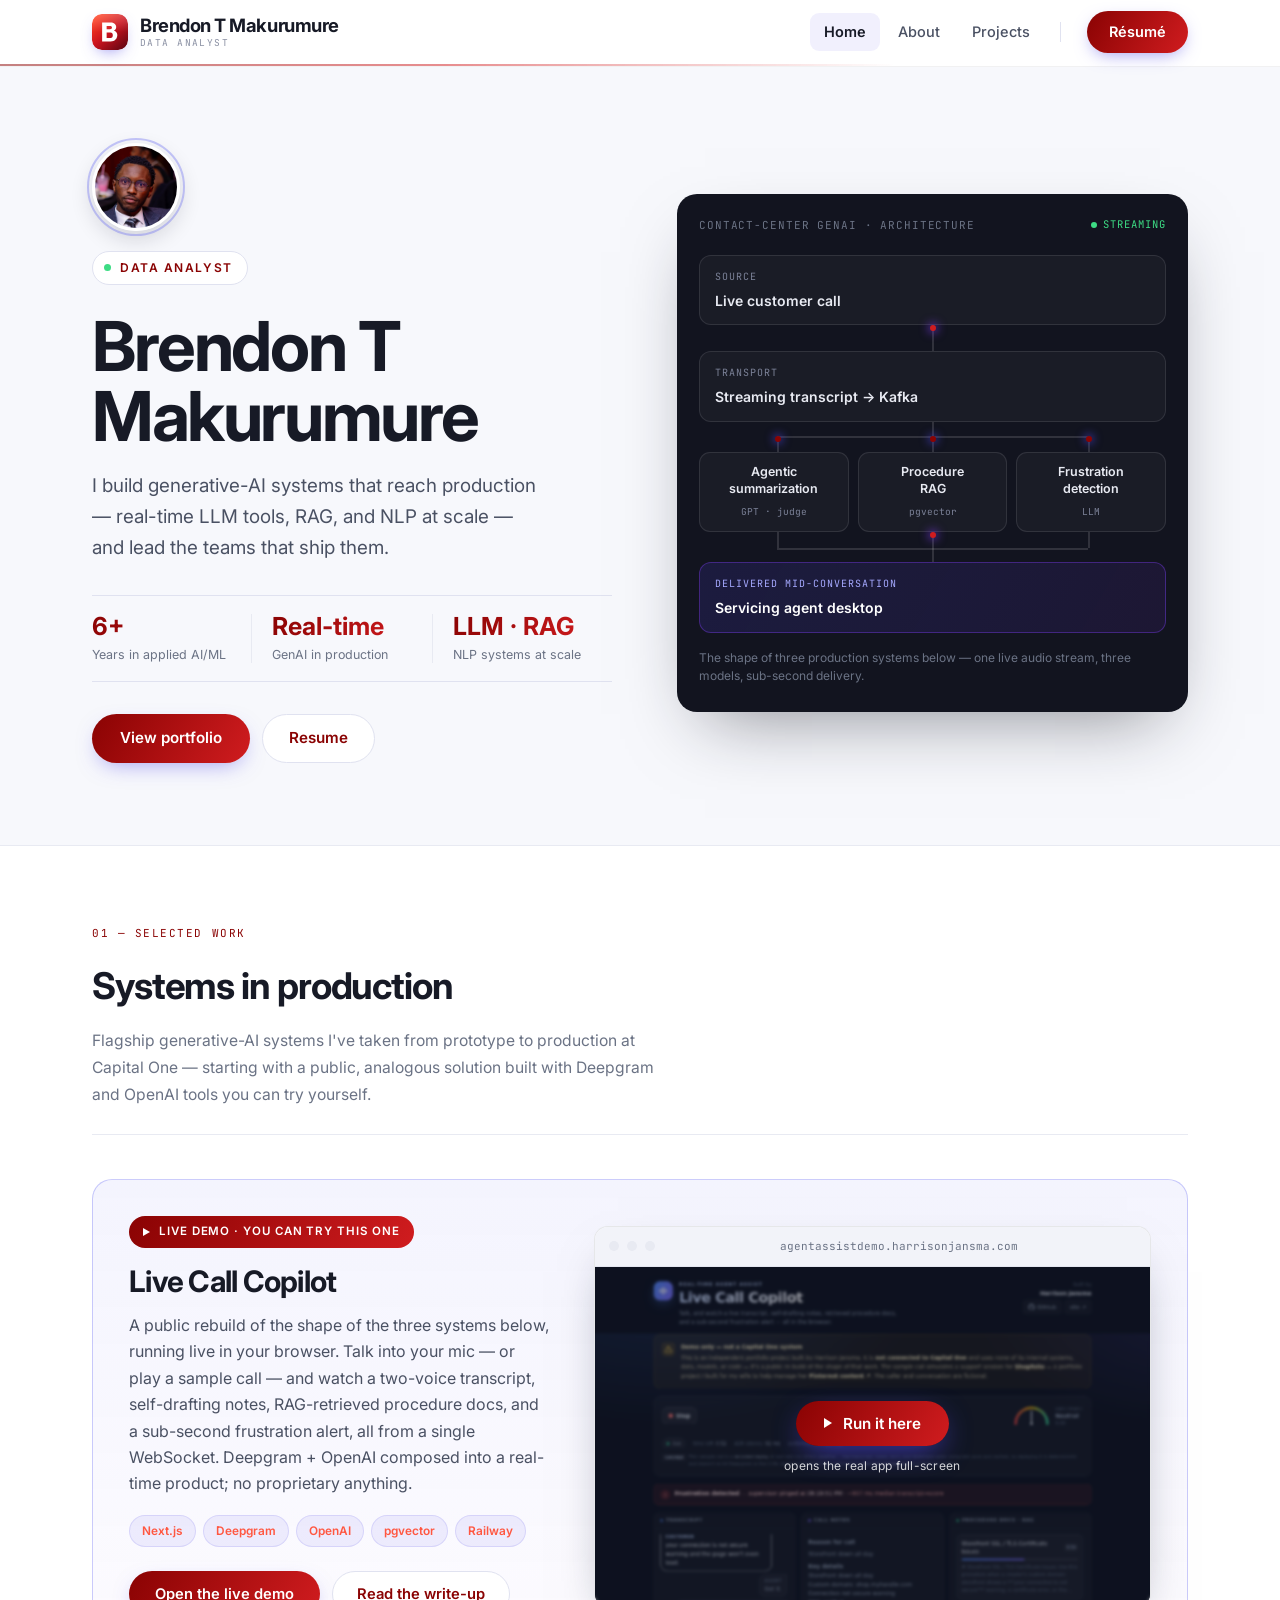
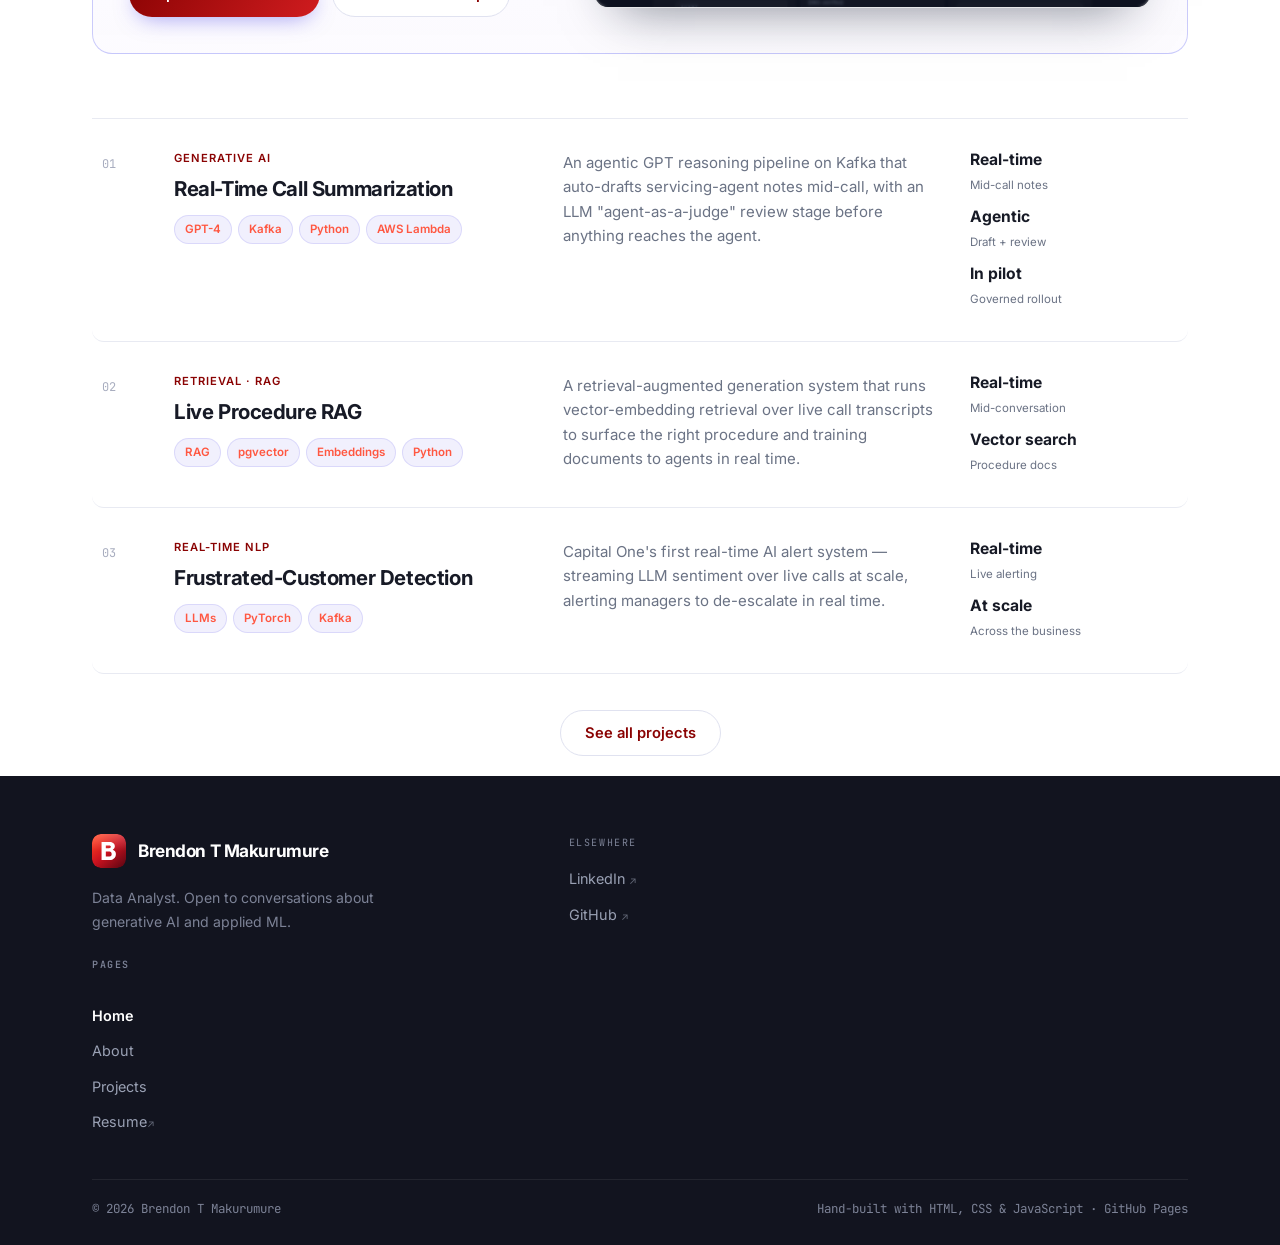
<file: docs/index.html>
<!DOCTYPE html>
<html lang="en">

<meta http-equiv="content-type" content="text/html;charset=utf-8" /><!-- /Added by HTTrack -->
<head>
	<meta charset="UTF-8">
	<meta name="viewport" content="width=device-width, initial-scale=1, shrink-to-fit=no">
	<!-- Favicon-->
	<link rel="icon" href="img/favicon.svg" type="image/svg+xml">
	<link rel="icon" href="img/favicon-32.png" sizes="32x32" type="image/png">
	<link rel="apple-touch-icon" href="img/favicon-180.png">
	<link rel="shortcut icon" href="img/favicon-32.png">
	<meta name="theme-color" content="#D01C1F">
	<meta name="author" content="Brendon T Makurumure">
	<meta name="description" content="Brendon T Makurumure — Data Analyst and Data Science Manager leading Generative AI at Capital One. 6+ years shipping real-time LLM, RAG, and NLP systems to production.">
	<meta name="keywords" content="Brendon T Makurumure, Data Analyst, Data Science Manager, Generative AI, LLM, RAG, NLP, MLOps, Applied Scientist, Capital One">
	<title>Brendon T Makurumure — Data Analyst</title>

	<link rel="preconnect" href="https://fonts.googleapis.com">
	<link rel="preconnect" href="https://fonts.gstatic.com" crossorigin>

	<link href="https://fonts.googleapis.com/css2?family=Inter:wght@400;600;700&family=JetBrains+Mono:wght@400;500&display=swap" rel="stylesheet">	<link rel="stylesheet" href="css/linearicons.css">
	<link rel="stylesheet" href="css/font-awesome.min.css">
	<link rel="stylesheet" href="css/chrome.css">
	<link rel="stylesheet" href="css/site.css">
	<style>
		.hero-avatar{width:88px;height:88px;border-radius:50%;object-fit:cover;object-position:center 20%;display:block;margin-bottom:20px;border:3px solid #fff;box-shadow:0 8px 22px rgba(17,20,38,.16);outline:2px solid rgba(99,102,241,.35);outline-offset:3px;}
	</style>
	<!-- Arms the reveal transitions before first paint; without JS the
	     content simply renders visible. -->
	<script>if(!(window.matchMedia&&window.matchMedia('(prefers-reduced-motion: reduce)').matches))document.documentElement.className+=' js-reveal';</script>
</head>

<body class="page-home">

	<header class="site-header">
		<div class="wrap">
			<a class="brand" href="index.html">
				<img src="img/favicon.svg" alt="">
				<span class="brand-lockup">
					<span class="brand-name">Brendon T Makurumure</span>
					<span class="brand-kicker">Data Analyst</span>
				</span>
			</a>
			<button class="nav-toggle" type="button" data-nav-toggle aria-label="Menu" aria-expanded="false"><span class="lnr lnr-menu"></span></button>
			<nav class="nav" data-nav-list>
				<a class="nav-link is-current" href="index.html">Home</a>
				<a class="nav-link" href="about.html">About</a>
				<a class="nav-link" href="projects.html">Projects</a>
				<!--a class="nav-link" href="huckleberry.html">Huck</a-->
				<span class="nav-div"></span>
				<a class="nav-resume" href="HarrisonJansmaResume.pdf" target="_blank">R&eacute;sum&eacute;</a>
			</nav>
		</div>
		<div class="header-strip"></div>
	</header>

	<!-- Hero -->
	<section class="hero grid-bg">
		<div class="wrap">
			<div>
				<img class="hero-avatar" src="img/crop.jpg" alt="Brendon T Makurumure">
				<div class="status-chip">
					<span class="live-dot"></span>
					<span>Data Analyst</span>
				</div>
				<h1 class="hero-h1">Brendon T<br>Makurumure</h1>
				<p class="hero-lead">I build generative-AI systems that reach production — real-time LLM tools, RAG, and NLP at scale — and lead the teams that ship them.</p>
				<div class="stats">
					<div>
						<div class="stat-num">6+</div>
						<div class="stat-lbl">Years in applied AI/ML</div>
					</div>
					<div>
						<div class="stat-num">Real-time</div>
						<div class="stat-lbl">GenAI in production</div>
					</div>
					<div>
						<div class="stat-num">LLM &middot; RAG</div>
						<div class="stat-lbl">NLP systems at scale</div>
					</div>
				</div>
				<div class="btn-row">
					<a class="btn btn--grad btn--lg" href="#work">View portfolio</a>
					<a class="btn btn--ghost btn--lg" href="HarrisonJansmaResume.pdf" target="_blank">Resume</a>
				</div>
			</div>

			<div class="diagram" data-reveal>
				<div class="diagram-head">
					<span class="diagram-head-label">contact-center genai &middot; architecture</span>
					<span class="diagram-head-live"><span class="live-dot"></span>streaming</span>
				</div>

				<div class="node">
					<div class="node-eyebrow">source</div>
					<div class="node-title">Live customer call</div>
				</div>

				<div class="trunk"><span class="packet"></span></div>

				<div class="node">
					<div class="node-eyebrow">transport</div>
					<div class="node-title">Streaming transcript &rarr; Kafka</div>
				</div>

				<div class="fan fan-out">
					<i class="fan-stem fan-stem--top"></i>
					<i class="fan-bar"></i>
					<i class="fan-leg fan-leg--l"></i>
					<i class="fan-leg fan-leg--c"></i>
					<i class="fan-leg fan-leg--r"></i>
					<span class="packet packet--branch packet--l"></span>
					<span class="packet packet--branch packet--c"></span>
					<span class="packet packet--branch packet--r"></span>
				</div>

				<div class="model-row">
					<div class="model-node"><b>Agentic<br>summarization</b><span>GPT &middot; judge</span></div>
					<div class="model-node"><b>Procedure<br>RAG</b><span>pgvector</span></div>
					<div class="model-node"><b>Frustration<br>detection</b><span>LLM</span></div>
				</div>

				<div class="fan fan-in">
					<i class="fan-leg fan-leg--l"></i>
					<i class="fan-leg fan-leg--c"></i>
					<i class="fan-leg fan-leg--r"></i>
					<i class="fan-bar"></i>
					<i class="fan-stem fan-stem--bottom"></i>
					<span class="packet"></span>
				</div>

				<div class="node node--final">
					<div class="node-eyebrow">delivered mid-conversation</div>
					<div class="node-title">Servicing agent desktop</div>
				</div>
				<div class="diagram-caption">The shape of three production systems below — one live audio stream, three models, sub-second delivery.</div>
			</div>
		</div>
	</section>
	
	

	
	<!-- 01 Selected work -->
	<section id="work">
		<div class="wrap pad-work">
			<div class="sechead sechead--work" data-reveal>
				<div>
					<div class="kicker">01 — Selected work</div>
					<h2>Systems in production</h2>
				</div>
				<p>Flagship generative-AI systems I've taken from prototype to production at Capital One — starting with a public, analogous solution built with Deepgram and OpenAI tools you can try yourself.</p>
			</div>

			<div class="featured featured--home" data-reveal>
				<div>
					<span class="featured-badge"><span class="play-tri"></span>Live demo &middot; you can try this one</span>
					<h3>Live Call Copilot</h3>
					<p>A public rebuild of the shape of the three systems below, running live in your browser. Talk into your mic — or play a sample call — and watch a two-voice transcript, self-drafting notes, RAG-retrieved procedure docs, and a sub-second frustration alert, all from a single WebSocket. Deepgram + OpenAI composed into a real-time product; no proprietary anything.</p>
					<div class="pill-row">
						<span class="pill pill--lg">Next.js</span>
						<span class="pill pill--lg">Deepgram</span>
						<span class="pill pill--lg">OpenAI</span>
						<span class="pill pill--lg">pgvector</span>
						<span class="pill pill--lg">Railway</span>
					</div>
					<div class="btn-row">
						<a class="btn btn--grad" href="https://agentassistdemo.harrisonjansma.com/" target="_blank">Open the live demo</a>
						<a class="btn btn--ghost" href="call-copilot.html">Read the write-up</a>
					</div>
				</div>

				<div class="browser">
					<div class="browser-bar">
						<span class="browser-dot"></span>
						<span class="browser-dot"></span>
						<span class="browser-dot"></span>
						<span class="browser-url">agentassistdemo.harrisonjansma.com</span>
					</div>
					<div class="browser-body">
						<img src="img/call-copilot.png" alt="Live Call Copilot — two-voice transcript, self-drafting notes, RAG procedure docs, and a frustration alert">
						<button class="demo-launch" type="button" data-demo-open>
							<span class="demo-launch-pill"><span class="play-tri play-tri--lg"></span>Run it here</span>
							<span class="demo-launch-note">opens the real app full-screen</span>
						</button>
					</div>
				</div>
			</div>

			<div class="rows">
				<a class="row-link" href="summarization.html" data-reveal>
					<span class="row-index">01</span>
					<span>
						<span class="row-cat">Generative AI</span>
						<span class="row-title">Real-Time Call Summarization</span>
						<span class="pill-row">
							<span class="pill">GPT-4</span>
							<span class="pill">Kafka</span>
							<span class="pill">Python</span>
							<span class="pill">AWS Lambda</span>
						</span>
					</span>
					<span class="row-desc">An agentic GPT reasoning pipeline on Kafka that auto-drafts servicing-agent notes mid-call, with an LLM "agent-as-a-judge" review stage before anything reaches the agent.</span>
					<span class="row-metrics">
						<span><b>Real-time</b><span>Mid-call notes</span></span>
						<span><b>Agentic</b><span>Draft + review</span></span>
						<span><b>In pilot</b><span>Governed rollout</span></span>
					</span>
				</a>

				<a class="row-link" href="rag.html" data-reveal>
					<span class="row-index">02</span>
					<span>
						<span class="row-cat">Retrieval &middot; RAG</span>
						<span class="row-title">Live Procedure RAG</span>
						<span class="pill-row">
							<span class="pill">RAG</span>
							<span class="pill">pgvector</span>
							<span class="pill">Embeddings</span>
							<span class="pill">Python</span>
						</span>
					</span>
					<span class="row-desc">A retrieval-augmented generation system that runs vector-embedding retrieval over live call transcripts to surface the right procedure and training documents to agents in real time.</span>
					<span class="row-metrics">
						<span><b>Real-time</b><span>Mid-conversation</span></span>
						<span><b>Vector search</b><span>Procedure docs</span></span>
					</span>
				</a>

				<a class="row-link" href="sentiment.html" data-reveal>
					<span class="row-index">03</span>
					<span>
						<span class="row-cat">Real-Time NLP</span>
						<span class="row-title">Frustrated-Customer Detection</span>
						<span class="pill-row">
							<span class="pill">LLMs</span>
							<span class="pill">PyTorch</span>
							<span class="pill">Kafka</span>
						</span>
					</span>
					<span class="row-desc">Capital One's first real-time AI alert system — streaming LLM sentiment over live calls at scale, alerting managers to de-escalate in real time.</span>
					<span class="row-metrics">
						<span><b>Real-time</b><span>Live alerting</span></span>
						<span><b>At scale</b><span>Across the business</span></span>
					</span>
				</a>
			</div>

			<div class="rows-more">
				<a class="btn btn--ghost" href="projects.html">See all projects</a>
			</div>
		</div>
	</section>

	

	<!-- 02 What I work on -->
	 <!--<section class="banded band-offset">
		<div class="wrap pad-band">
			<div class="sechead sechead--plain" data-reveal>
				<div>
					<div class="kicker">02 — What I work on</div>
					<h2>From research to real-time production</h2>
					<p class="sechead-sub">The problems I love solving.</p>
				</div>
			</div>
			<div class="grid-six" data-reveal>
				<div>
					<span class="icon-tile lnr lnr-magic-wand"></span>
					<h4>Generative AI</h4>
					<p>Agentic LLM pipelines, RAG, and prompt/eval systems that augment thousands of users live, with measurable business outcomes.</p>
				</div>
				<div>
					<span class="icon-tile lnr lnr-bubble"></span>
					<h4>Real-Time NLP</h4>
					<p>Sentiment, complaint, and intent detection over streaming call transcripts — with sub-second alerting for de-escalation.</p>
				</div>
				<div>
					<span class="icon-tile lnr lnr-checkmark-circle"></span>
					<h4>LLM Evaluation</h4>
					<p>LLM-as-a-judge, offline &amp; online evaluation, and observability for non-deterministic systems in production.</p>
				</div>
				<div>
					<span class="icon-tile lnr lnr-layers"></span>
					<h4>ML Systems at Scale</h4>
					<p>Low-latency, real-time streaming inference on Kafka, AWS Lambda, DynamoDB, and Snowflake.</p>
				</div>
				<div>
					<span class="icon-tile lnr lnr-chart-bars"></span>
					<h4>Applied ML &amp; Credit</h4>
					<p>Auto-loan underwriting models decisioning loans at large scale, plus reinforcement-learning credit-policy optimization.</p>
				</div>
				<div>
					<span class="icon-tile lnr lnr-users"></span>
					<h4>Technical Leadership</h4>
					<p>Leading ML engineers and data scientists, setting technical objectives with VP- and EVP-level stakeholders.</p>
				</div>
			</div>
		</div>
	</section>
	-->
	

	<!-- 03 Skills & tooling -->
	 <!--<section>
		<div class="wrap pad-skills">
			<div class="sechead sechead--plain" data-reveal>
				<div>
					<div class="kicker">03 — Skills &amp; tooling</div>
					<h2>The stack I reach for</h2>
				</div>
				<p>Taking models to production — tap a skill to read the case study.</p>
			</div>
			<div class="grid-skills" data-reveal>
				<div class="skill-card">
					<div class="skill-head">
						<span class="icon-tile lnr lnr-magic-wand"></span>
						<h4>GenAI &amp; LLMs</h4>
					</div>
					<div class="micro">Case studies</div>
					<div class="skill-links">
						<a class="skill-link" href="summarization.html"><span>Agentic Pipelines</span><i>&rarr;</i></a>
						<a class="skill-link" href="rag.html"><span>RAG &amp; Vector Search</span><i>&rarr;</i></a>
						<a class="skill-link" href="complaint.html"><span>LLM-as-a-Judge</span><i>&rarr;</i></a>
						<a class="skill-link" href="call-copilot.html"><span>Live Demo</span><i>&rarr;</i></a>
					</div>
					<div class="skill-tools">
						<div class="micro">Tools</div>
						<div class="pill-row">
							<span class="chip-tool">Claude Code</span>
							<span class="chip-tool">OpenAI</span>
							<span class="chip-tool">RAG</span>
							<span class="chip-tool">pgvector</span>
							<span class="chip-tool">LLM-as-Judge</span>
						</div>
					</div>
				</div>

				<div class="skill-card">
					<div class="skill-head">
						<span class="icon-tile lnr lnr-bubble"></span>
						<h4>ML &amp; NLP</h4>
					</div>
					<div class="micro">Case studies</div>
					<div class="skill-links">
						<a class="skill-link" href="sentiment.html"><span>Real-Time Sentiment</span><i>&rarr;</i></a>
						<a class="skill-link" href="complaint.html"><span>Complaint Detection</span><i>&rarr;</i></a>
						<a class="skill-link" href="emotion.html"><span>Emotion Classification</span><i>&rarr;</i></a>
						<a class="skill-link" href="anomaly.html"><span>Anomaly Detection</span><i>&rarr;</i></a>
					</div>
					<div class="skill-tools">
						<div class="micro">Tools</div>
						<div class="pill-row">
							<span class="chip-tool">PyTorch</span>
							<span class="chip-tool">Hugging Face</span>
							<span class="chip-tool">scikit-learn</span>
							<span class="chip-tool">DistilBERT</span>
							<span class="chip-tool">TensorFlow</span>
						</div>
					</div>
				</div>

				<div class="skill-card">
					<div class="skill-head">
						<span class="icon-tile lnr lnr-layers"></span>
						<h4>Systems &amp; Leadership</h4>
					</div>
					<div class="micro">Case studies</div>
					<div class="skill-links">
						<a class="skill-link" href="sentiment.html"><span>Real-time streaming</span><i>&rarr;</i></a>
						<a class="skill-link" href="underwriting.html"><span>Auto-Loan Underwriting</span><i>&rarr;</i></a>
						<a class="skill-link" href="credit-policy.html"><span>RL Credit Policy</span><i>&rarr;</i></a>
						<a class="skill-link" href="teaching.html"><span>Teaching</span><i>&rarr;</i></a>
					</div>
					<div class="skill-tools">
						<div class="micro">Tools</div>
						<div class="pill-row">
							<span class="chip-tool">Kafka</span>
							<span class="chip-tool">AWS Lambda</span>
							<span class="chip-tool">DynamoDB</span>
							<span class="chip-tool">Snowflake</span>
							<span class="chip-tool">Splunk</span>
						</div>
					</div>
				</div>
			</div>
		</div>
	</section>
	-->
	

	<!-- 04 About me -->
	 <!--<section class="banded">
		<div class="wrap about-grid">
			<div class="photo-col" data-reveal>
				<img src="img/harrison.png" alt="Brendon T Makurumure">
				<div class="socials">
					<a class="social" href="https://www.linkedin.com/in/harrisonjansma" target="_blank" title="LinkedIn"><i class="fa fa-linkedin"></i></a>
					<a class="social" href="https://github.com/harrisonjansma" target="_blank" title="GitHub"><i class="fa fa-github"></i></a>
					<a class="social" href="https://medium.com/@harrisonjansma" target="_blank" title="Medium"><i class="fa fa-medium"></i></a>
				</div>
			</div>
			<div class="about-body" data-reveal>
				<div class="kicker">04 — About me</div>
				<p class="pull-quote">I'm a Data Analyst and Data Science Manager at Capital One, where I lead Generative AI for the contact centers — LLM-powered, agentic tools that augment thousands of servicing agents live, mid-conversation.</p>
				<p>Over six years I've taken applied AI from prototype to production: real-time NLP, RAG, low-latency streaming inference, and the credit-risk ML that decisions loans at large scale.</p>
				<p>What drives me is making a product measurably better for the people using it. Outside work: science fiction (Dune above all), strategy games, and time with my wife Amy and our dog Huck.</p>
				<div class="btn-row">
					<a class="btn btn--grad" href="about.html">More about me</a>
					<a class="btn btn--ghost" href="huckleberry.html">Meet Huck</a>
				</div>
			</div>
		</div>
	</section>
	-->
	

	<footer class="site-footer">
		<div class="wrap footer-grid">
			<div class="footer-col">
				<div class="footer-brand">
					<img src="img/favicon.svg" alt="">
					<span>Brendon T Makurumure</span>
				</div>
				<p>Data Analyst. Open to conversations about generative AI and applied ML.</p>
				<a class="footer-email" href="mailto:brendonmak33@gmail.com>brendonmak33@gmail.com</a>
			</div>
			<div class="footer-col">
				<div class="micro">Pages</div>
				<div class="footer-links">
					<a class="is-current" href="index.html">Home</a>
					<a href="about.html">About</a>
					<a href="projects.html">Projects</a>
					<a href="HarrisonJansmaResume.pdf" target="_blank">Resume<span class="ext-arrow">&#8599;</span></a>
				</div>
			</div>
			<div class="footer-col">
				<div class="micro">Elsewhere</div>
				<div class="footer-links">
					<a href="https://www.linkedin.com/in/harrisonjansma" target="_blank">LinkedIn <span class="ext-arrow">&#8599;</span></a>
					<a href="https://github.com/brendon4488" target="_blank">GitHub <span class="ext-arrow">&#8599;</span></a>
				</div>
			</div>
		</div>
		<div class="wrap">
			<div class="footer-bottom">
				<span>&copy; <script>document.write(new Date().getFullYear());</script> Brendon T Makurumure</span>
				<span>Hand-built with HTML, CSS &amp; JavaScript &middot; GitHub Pages</span>
			</div>
		</div>
	</footer>

	<!-- Full-screen live demo. The iframe src is deferred to data-src so
	     the demo host is only contacted on request; the "open in a new tab"
	     escape hatch stays because the host may refuse framing. -->
	<div class="overlay" data-demo hidden>
		<div class="overlay-bar">
			<div class="overlay-id">
				<img src="img/favicon.svg" alt="">
				<span class="overlay-title">Live Call Copilot</span>
				<span class="overlay-url">agentassistdemo.harrisonjansma.com</span>
			</div>
			<div class="overlay-actions">
				<a class="overlay-out" href="https://agentassistdemo.harrisonjansma.com/" target="_blank">Open in a new tab &#8599;</a>
				<button class="overlay-close" type="button" data-demo-close>Close &#10005;</button>
			</div>
		</div>
		<iframe data-src="https://agentassistdemo.harrisonjansma.com" title="Live Call Copilot demo" allow="microphone"></iframe>
	</div>

	<script src="js/site.js"></script>
</body>

<!-- Mirrored from harrisonjansma.com/ by HTTrack Website Copier/3.x [XR&CO'2014], Wed, 23 Sep 2026 06:13:39 GMT -->
</html>
</file>
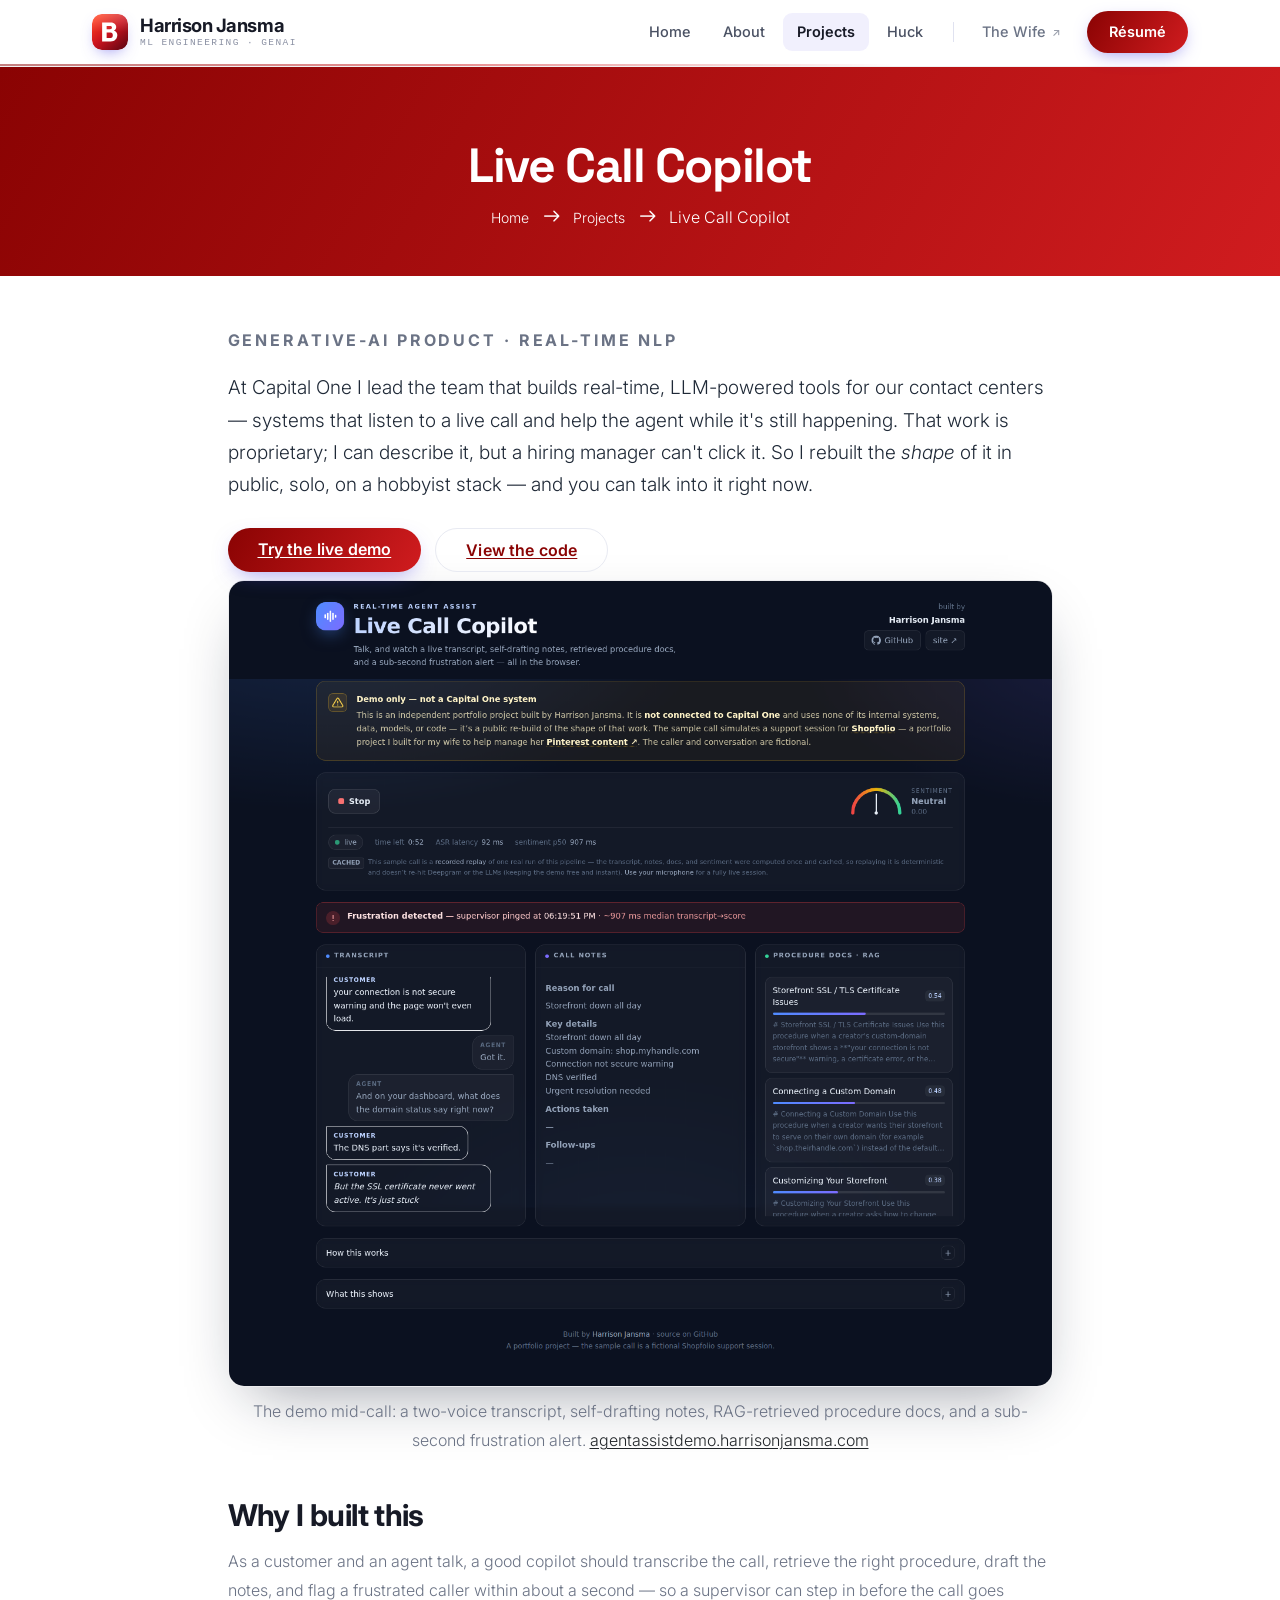
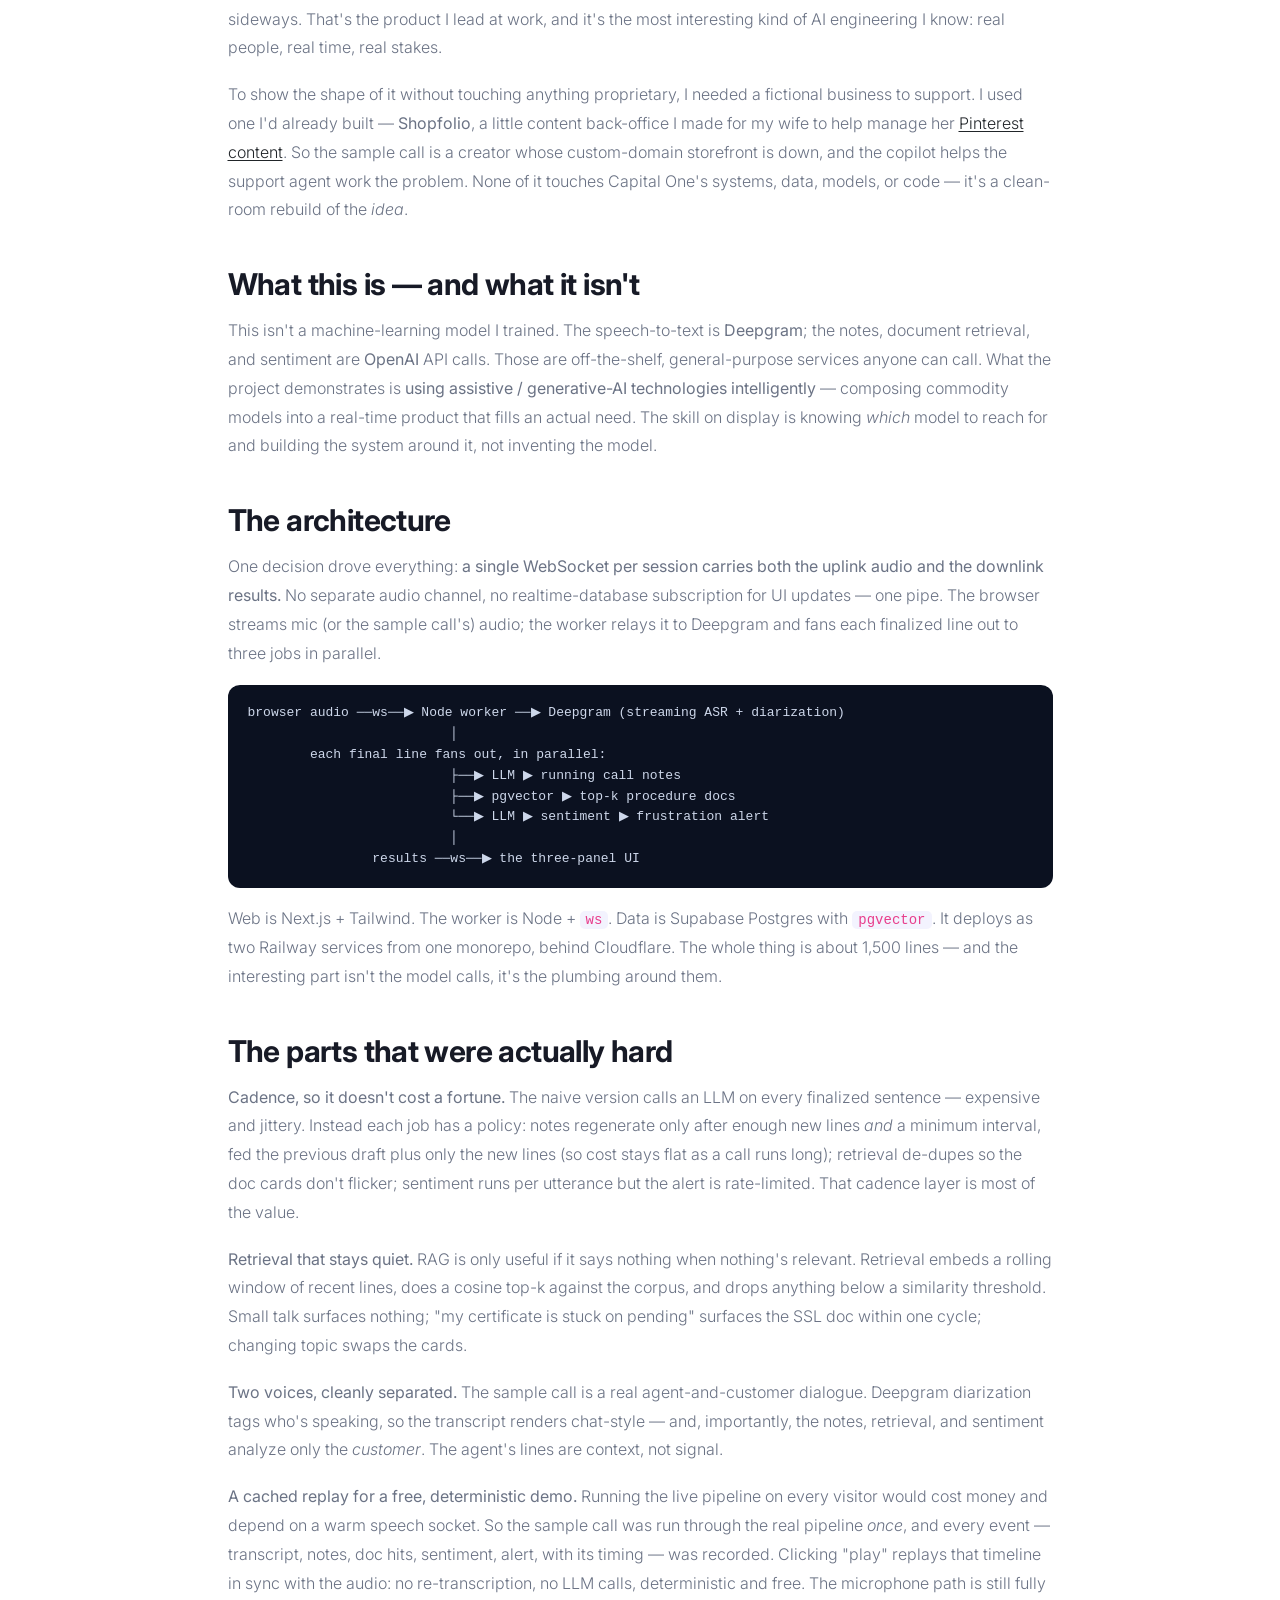
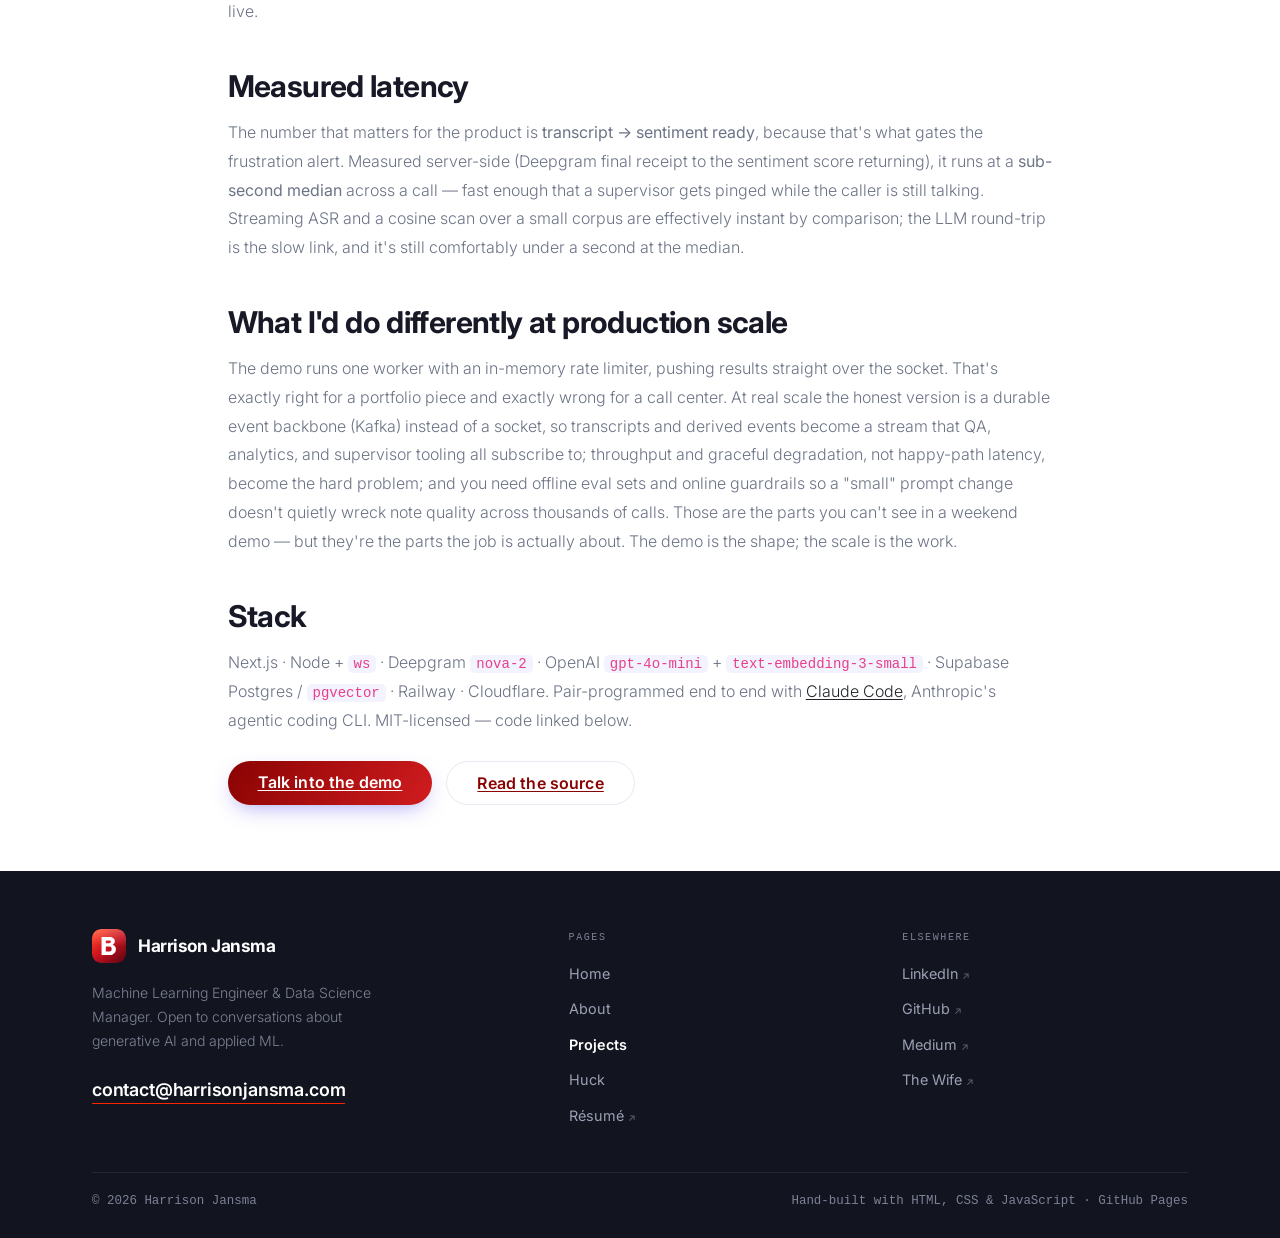
<file: docs/call-copilot.html>
<!DOCTYPE html>
<html lang="en" class="no-js">

<!-- Mirrored from harrisonjansma.com/call-copilot by HTTrack Website Copier/3.x [XR&CO'2014], Wed, 23 Sep 2026 06:13:53 GMT -->
<!-- Added by HTTrack --><meta http-equiv="content-type" content="text/html;charset=utf-8" /><!-- /Added by HTTrack -->
<head>
  <!-- Mobile Specific Meta -->
  <meta name="viewport" content="width=device-width, initial-scale=1, shrink-to-fit=no">
  <!-- Favicon-->
  <link rel="icon" href="img/favicon.svg" type="image/svg+xml">
  <link rel="icon" href="img/favicon-32.png" sizes="32x32" type="image/png">
  <link rel="apple-touch-icon" href="img/favicon-180.png">
  <link rel="shortcut icon" href="img/favicon-32.png">
  <meta name="theme-color" content="#4f46e5">
  <!-- Author Meta -->
  <meta name="author" content="Harrison Jansma">
  <!-- Meta Description -->
  <meta name="description" content="Live Call Copilot — I rebuilt the shape of my Capital One real-time agent-assist system in public: streaming transcript, self-drafting notes, RAG procedure docs, and a sub-second frustration alert, running live in the browser.">
  <!-- Meta Keyword -->
  <meta name="keywords" content="Harrison Jansma, Live Call Copilot, real-time agent assist, Deepgram, OpenAI, RAG, pgvector, streaming NLP, generative AI product">
  <!-- meta character set -->
  <meta charset="UTF-8">
  <!-- Site Title -->
  <title>Live Call Copilot — Harrison Jansma</title>
  <!-- Open Graph -->
  <meta property="og:title" content="Live Call Copilot — a real-time agent-assist demo you can talk into">
  <meta property="og:description" content="A public rebuild of the shape of my Capital One agent-assist system: streaming transcript, self-drafting notes, RAG procedure docs, and a sub-second frustration alert — in the browser.">
  <meta property="og:image" content="img/call-copilot.png">
  <meta property="og:type" content="article">

  <link href="https://fonts.googleapis.com/css2?family=Inter:wght@400;500;600;700;800&amp;family=Space+Grotesk:wght@500;600;700&amp;display=swap" rel="stylesheet">
    <!--
    CSS
    ============================================= -->
    <link rel="stylesheet" href="css/linearicons.css">
    <link rel="stylesheet" href="css/font-awesome.min.css">
    <link rel="stylesheet" href="css/bootstrap.css">
    <link rel="stylesheet" href="css/magnific-popup.css">
    <link rel="stylesheet" href="css/jquery-ui.css">
    <link rel="stylesheet" href="css/nice-select.css">
    <link rel="stylesheet" href="css/animate.min.css">
    <link rel="stylesheet" href="css/main.css">
    <link rel="stylesheet" href="css/refresh.css">
    <link rel="stylesheet" href="css/chrome.css">

    <style>
      .post-body { padding-top: 50px; padding-bottom: 60px; }
      .post-body h2 { font-family: 'Space Grotesk', sans-serif; margin-top: 42px; margin-bottom: 14px; }
      .post-body h2:first-child { margin-top: 0; }
      .post-body p { font-size: 16px; line-height: 1.8; margin-bottom: 18px; color: var(--muted, #4b5563); }
      .post-body ul { margin-bottom: 20px; }
      .post-body li { font-size: 16px; line-height: 1.7; margin-bottom: 8px; }
      .post-body a { text-decoration: underline; text-underline-offset: 2px; }
      .post-hero { border-radius: 16px; overflow: hidden; box-shadow: 0 24px 60px -24px rgba(15,23,42,.45); border: 1px solid rgba(15,23,42,.08); margin: 8px 0 10px; }
      .post-hero img { display: block; width: 100%; height: auto; }
      .hero-caption { font-size: 13px; color: var(--muted, #6b7280); text-align: center; margin-bottom: 30px; }
      .cta-row { display: flex; flex-wrap: wrap; gap: 14px; margin: 26px 0 6px; }
      .kicker { text-transform: uppercase; letter-spacing: .18em; font-size: 12px; font-weight: 700; color: #6366f1; margin-bottom: 8px; }
      .lede { font-size: 19px !important; line-height: 1.7 !important; color: #1f2937 !important; }
      .post-body code { background: rgba(99,102,241,.08); border-radius: 5px; padding: 1px 6px; font-size: 14px; }
      .arch-pre { background: #0b1120; color: #cdd7ea; border-radius: 12px; padding: 18px 20px; font-size: 13px; line-height: 1.6; overflow-x: auto; }
    </style>
  </head>

  <body>
    <header class="site-header">
      <div class="wrap">
        <a class="brand" href="index.html">
          <img src="img/favicon.svg" alt="">
          <span class="brand-lockup">
            <span class="brand-name">Harrison Jansma</span>
            <span class="brand-kicker">ML Engineering &middot; GenAI</span>
          </span>
        </a>
        <button class="nav-toggle" type="button" data-nav-toggle aria-label="Menu" aria-expanded="false"><span class="lnr lnr-menu"></span></button>
        <nav class="nav" data-nav-list>
          <a class="nav-link" href="index.html">Home</a>
          <a class="nav-link" href="about.html">About</a>
          <a class="nav-link is-current" href="projects.html">Projects</a>
          <a class="nav-link" href="huckleberry.html">Huck</a>
          <span class="nav-div"></span>
          <a class="nav-link nav-ext" href="https://www.amyjansma.com/" target="_blank">The Wife<span class="ext-arrow">&#8599;</span></a>
          <a class="nav-resume" href="HarrisonJansmaResume.pdf" target="_blank">R&eacute;sum&eacute;</a>
        </nav>
      </div>
      <div class="header-strip"></div>
    </header><!-- #header -->

    <!-- start banner Area -->
    <section class="about-banner">
      <div class="container">
        <div class="row d-flex align-items-center justify-content-center">
          <div class="about-content col-lg-12">
            <h1 class="text-white">
              Live Call Copilot
            </h1>
            <p class="text-white link-nav"><a href="index.html">Home </a>  <span class="lnr lnr-arrow-right"></span>  <a href="projects.html"> Projects</a>  <span class="lnr lnr-arrow-right"></span>  Live Call Copilot</p>
          </div>
        </div>
      </div>
    </section>
    <!-- End banner Area -->

    <section class="post-body">
      <div class="container">
        <div class="row justify-content-center">
          <div class="col-lg-9">

            <p class="kicker">Generative-AI product &middot; Real-time NLP</p>
            <p class="lede">
              At Capital One I lead the team that builds real-time, LLM-powered tools for our contact centers —
              systems that listen to a live call and help the agent while it's still happening. That work is
              proprietary; I can describe it, but a hiring manager can't click it. So I rebuilt the
              <em>shape</em> of it in public, solo, on a hobbyist stack — and you can talk into it right now.
            </p>

            <div class="cta-row">
              <a href="https://agentassistdemo.harrisonjansma.com/" target="_blank" class="primary-btn text-uppercase">Try the live demo</a>
              <a href="https://github.com/harrisonjansma/harrisons-agent-assist" target="_blank" class="primary-btn btn-ghost text-uppercase">View the code</a>
            </div>

            <div class="post-hero">
              <a href="https://agentassistdemo.harrisonjansma.com/" target="_blank">
                <img src="img/call-copilot.png" alt="Live Call Copilot — streaming transcript, self-drafting notes, RAG procedure docs, and a frustration alert">
              </a>
            </div>
            <p class="hero-caption">The demo mid-call: a two-voice transcript, self-drafting notes, RAG-retrieved procedure docs, and a sub-second frustration alert. <a href="https://agentassistdemo.harrisonjansma.com/" target="_blank">agentassistdemo.harrisonjansma.com</a></p>

            <h2>Why I built this</h2>
            <p>
              As a customer and an agent talk, a good copilot should transcribe the call, retrieve the right
              procedure, draft the notes, and flag a frustrated caller within about a second — so a supervisor
              can step in before the call goes sideways. That's the product I lead at work, and it's the most
              interesting kind of AI engineering I know: real people, real time, real stakes.
            </p>
            <p>
              To show the shape of it without touching anything proprietary, I needed a fictional business to
              support. I used one I'd already built — <strong>Shopfolio</strong>, a little content back-office I
              made for my wife to help manage her
              <a href="https://www.pinterest.com/itsamyjansma/my-fashion-favorites-itsamyjansma/" target="_blank">Pinterest content</a>.
              So the sample call is a creator whose custom-domain storefront is down, and the copilot helps the
              support agent work the problem. None of it touches Capital One's systems, data, models, or code —
              it's a clean-room rebuild of the <em>idea</em>.
            </p>

            <h2>What this is — and what it isn't</h2>
            <p>
              This isn't a machine-learning model I trained. The speech-to-text is <strong>Deepgram</strong>;
              the notes, document retrieval, and sentiment are <strong>OpenAI</strong> API calls. Those are
              off-the-shelf, general-purpose services anyone can call. What the project demonstrates is
              <strong>using assistive / generative-AI technologies intelligently</strong> — composing commodity
              models into a real-time product that fills an actual need. The skill on display is knowing
              <em>which</em> model to reach for and building the system around it, not inventing the model.
            </p>

            <h2>The architecture</h2>
            <p>
              One decision drove everything: <strong>a single WebSocket per session carries both the uplink
              audio and the downlink results.</strong> No separate audio channel, no realtime-database
              subscription for UI updates — one pipe. The browser streams mic (or the sample call's) audio; the
              worker relays it to Deepgram and fans each finalized line out to three jobs in parallel.
            </p>
            <pre class="arch-pre">browser audio ──ws──▶ Node worker ──▶ Deepgram (streaming ASR + diarization)
                          │
        each final line fans out, in parallel:
                          ├──▶ LLM ▶ running call notes
                          ├──▶ pgvector ▶ top-k procedure docs
                          └──▶ LLM ▶ sentiment ▶ frustration alert
                          │
                results ──ws──▶ the three-panel UI</pre>
            <p>
              Web is Next.js + Tailwind. The worker is Node + <code>ws</code>. Data is Supabase Postgres with
              <code>pgvector</code>. It deploys as two Railway services from one monorepo, behind Cloudflare.
              The whole thing is about 1,500 lines — and the interesting part isn't the model calls, it's the
              plumbing around them.
            </p>

            <h2>The parts that were actually hard</h2>
            <p>
              <strong>Cadence, so it doesn't cost a fortune.</strong> The naive version calls an LLM on every
              finalized sentence — expensive and jittery. Instead each job has a policy: notes regenerate only
              after enough new lines <em>and</em> a minimum interval, fed the previous draft plus only the new
              lines (so cost stays flat as a call runs long); retrieval de-dupes so the doc cards don't flicker;
              sentiment runs per utterance but the alert is rate-limited. That cadence layer is most of the
              value.
            </p>
            <p>
              <strong>Retrieval that stays quiet.</strong> RAG is only useful if it says nothing when nothing's
              relevant. Retrieval embeds a rolling window of recent lines, does a cosine top-k against the
              corpus, and drops anything below a similarity threshold. Small talk surfaces nothing; "my
              certificate is stuck on pending" surfaces the SSL doc within one cycle; changing topic swaps the
              cards.
            </p>
            <p>
              <strong>Two voices, cleanly separated.</strong> The sample call is a real agent-and-customer
              dialogue. Deepgram diarization tags who's speaking, so the transcript renders chat-style — and,
              importantly, the notes, retrieval, and sentiment analyze only the <em>customer</em>. The agent's
              lines are context, not signal.
            </p>
            <p>
              <strong>A cached replay for a free, deterministic demo.</strong> Running the live pipeline on
              every visitor would cost money and depend on a warm speech socket. So the sample call was run
              through the real pipeline <em>once</em>, and every event — transcript, notes, doc hits, sentiment,
              alert, with its timing — was recorded. Clicking "play" replays that timeline in sync with the
              audio: no re-transcription, no LLM calls, deterministic and free. The microphone path is still
              fully live.
            </p>

            <h2>Measured latency</h2>
            <p>
              The number that matters for the product is <strong>transcript &rarr; sentiment ready</strong>,
              because that's what gates the frustration alert. Measured server-side (Deepgram final receipt to
              the sentiment score returning), it runs at a <strong>sub-second median</strong> across a call —
              fast enough that a supervisor gets pinged while the caller is still talking. Streaming ASR and a
              cosine scan over a small corpus are effectively instant by comparison; the LLM round-trip is the
              slow link, and it's still comfortably under a second at the median.
            </p>

            <h2>What I'd do differently at production scale</h2>
            <p>
              The demo runs one worker with an in-memory rate limiter, pushing results straight over the socket.
              That's exactly right for a portfolio piece and exactly wrong for a call center. At real scale the
              honest version is a durable event backbone (Kafka) instead of a socket, so transcripts and derived
              events become a stream that QA, analytics, and supervisor tooling all subscribe to; throughput and
              graceful degradation, not happy-path latency, become the hard problem; and you need offline eval
              sets and online guardrails so a "small" prompt change doesn't quietly wreck note quality across
              thousands of calls. Those are the parts you can't see in a weekend demo — but they're the parts the
              job is actually about. The demo is the shape; the scale is the work.
            </p>

            <h2>Stack</h2>
            <p>
              Next.js &middot; Node + <code>ws</code> &middot; Deepgram <code>nova-2</code> &middot; OpenAI
              <code>gpt-4o-mini</code> + <code>text-embedding-3-small</code> &middot; Supabase Postgres /
              <code>pgvector</code> &middot; Railway &middot; Cloudflare. Pair-programmed end to end with
              <a href="https://claude.com/claude-code" target="_blank">Claude Code</a>, Anthropic's agentic
              coding CLI. MIT-licensed — code linked below.
            </p>

            <div class="cta-row">
              <a href="https://agentassistdemo.harrisonjansma.com/" target="_blank" class="primary-btn text-uppercase">Talk into the demo</a>
              <a href="https://github.com/harrisonjansma/harrisons-agent-assist" target="_blank" class="primary-btn btn-ghost text-uppercase">Read the source</a>
            </div>

          </div>
        </div>
      </div>
    </section>

    <!-- start footer Area -->
    <footer class="site-footer">
      <div class="wrap footer-grid">
        <div class="footer-col">
          <div class="footer-brand">
            <img src="img/favicon.svg" alt="">
            <span>Harrison Jansma</span>
          </div>
          <p>Machine Learning Engineer &amp; Data Science Manager. Open to conversations about generative AI and applied ML.</p>
          <a class="footer-email" href="mailto:contact@harrisonjansma.com">contact@harrisonjansma.com</a>
        </div>
        <div class="footer-col">
          <div class="micro">Pages</div>
          <div class="footer-links">
            <a href="index.html">Home</a>
            <a href="about.html">About</a>
            <a class="is-current" href="projects.html">Projects</a>
            <a href="huckleberry.html">Huck</a>
            <a href="HarrisonJansmaResume.pdf" target="_blank">R&eacute;sum&eacute; <span class="ext-arrow">&#8599;</span></a>
          </div>
        </div>
        <div class="footer-col">
          <div class="micro">Elsewhere</div>
          <div class="footer-links">
            <a href="https://www.linkedin.com/in/harrisonjansma" target="_blank">LinkedIn <span class="ext-arrow">&#8599;</span></a>
            <a href="https://github.com/harrisonjansma" target="_blank">GitHub <span class="ext-arrow">&#8599;</span></a>
            <a href="https://medium.com/@harrisonjansma" target="_blank">Medium <span class="ext-arrow">&#8599;</span></a>
            <a href="https://www.amyjansma.com/" target="_blank">The Wife <span class="ext-arrow">&#8599;</span></a>
          </div>
        </div>
      </div>
      <div class="wrap">
        <div class="footer-bottom">
          <span>&copy; <script>document.write(new Date().getFullYear());</script> Harrison Jansma</span>
          <span>Hand-built with HTML, CSS &amp; JavaScript &middot; GitHub Pages</span>
        </div>
      </div>
    </footer>
    <!-- End footer Area -->

    <script src="js/vendor/jquery-2.2.4.min.js"></script>
    <script src="js/popper.min.js"></script>
    <script src="js/vendor/bootstrap.min.js"></script>
      <script src="js/easing.min.js"></script>
    <script src="js/hoverIntent.js"></script>
    <script src="js/superfish.min.js"></script>
    <script src="js/jquery.magnific-popup.min.js"></script>
      <script src="js/jquery.tabs.min.js"></script>
    <script src="js/jquery.nice-select.min.js"></script>
          <script src="js/isotope.pkgd.min.js"></script>
    <script src="js/waypoints.min.js"></script>
    <script src="js/jquery.counterup.min.js"></script>
    <script src="js/simple-skillbar.js"></script>
    <script src="js/owl.carousel.min.js"></script>
    <script src="js/scroll.js"></script>
    <script src="js/main.js"></script>
    <script src="js/site.js"></script>
  </body>

<!-- Mirrored from harrisonjansma.com/call-copilot by HTTrack Website Copier/3.x [XR&CO'2014], Wed, 23 Sep 2026 06:14:03 GMT -->
</html>
</file>
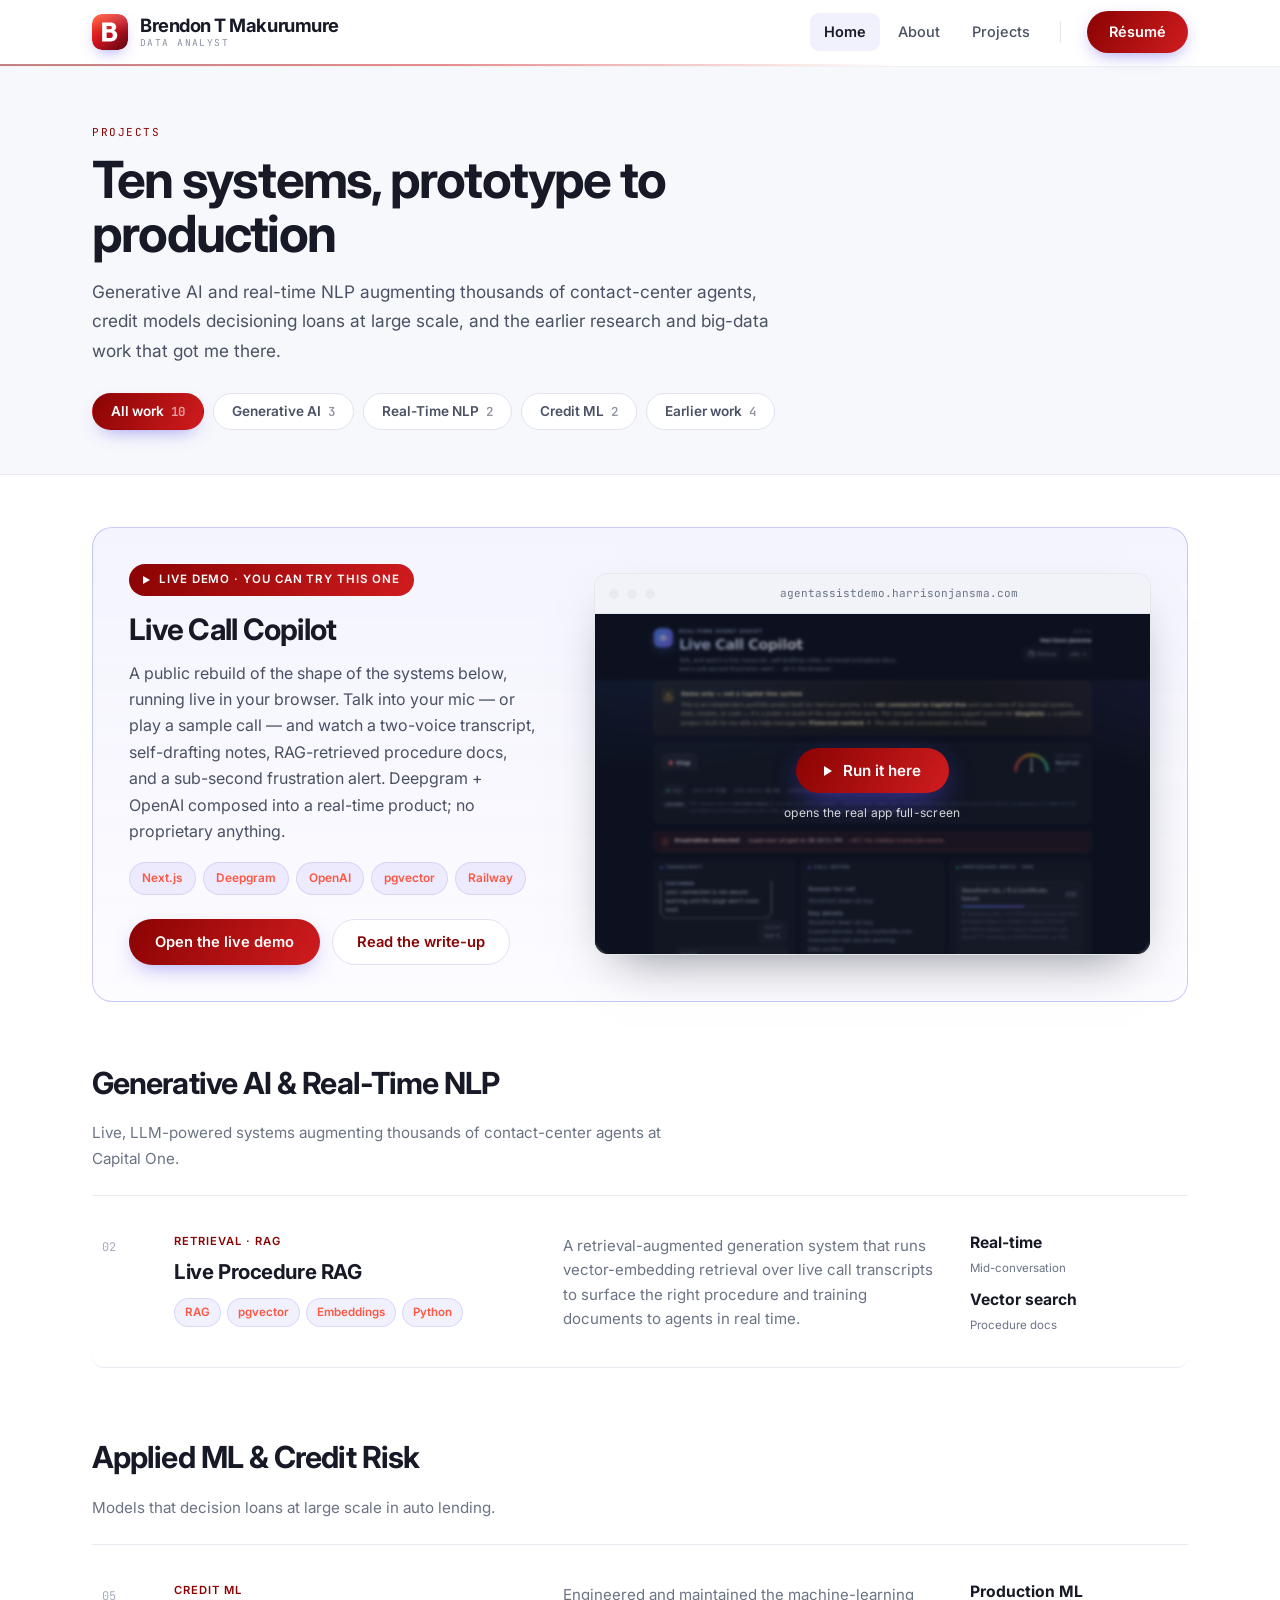
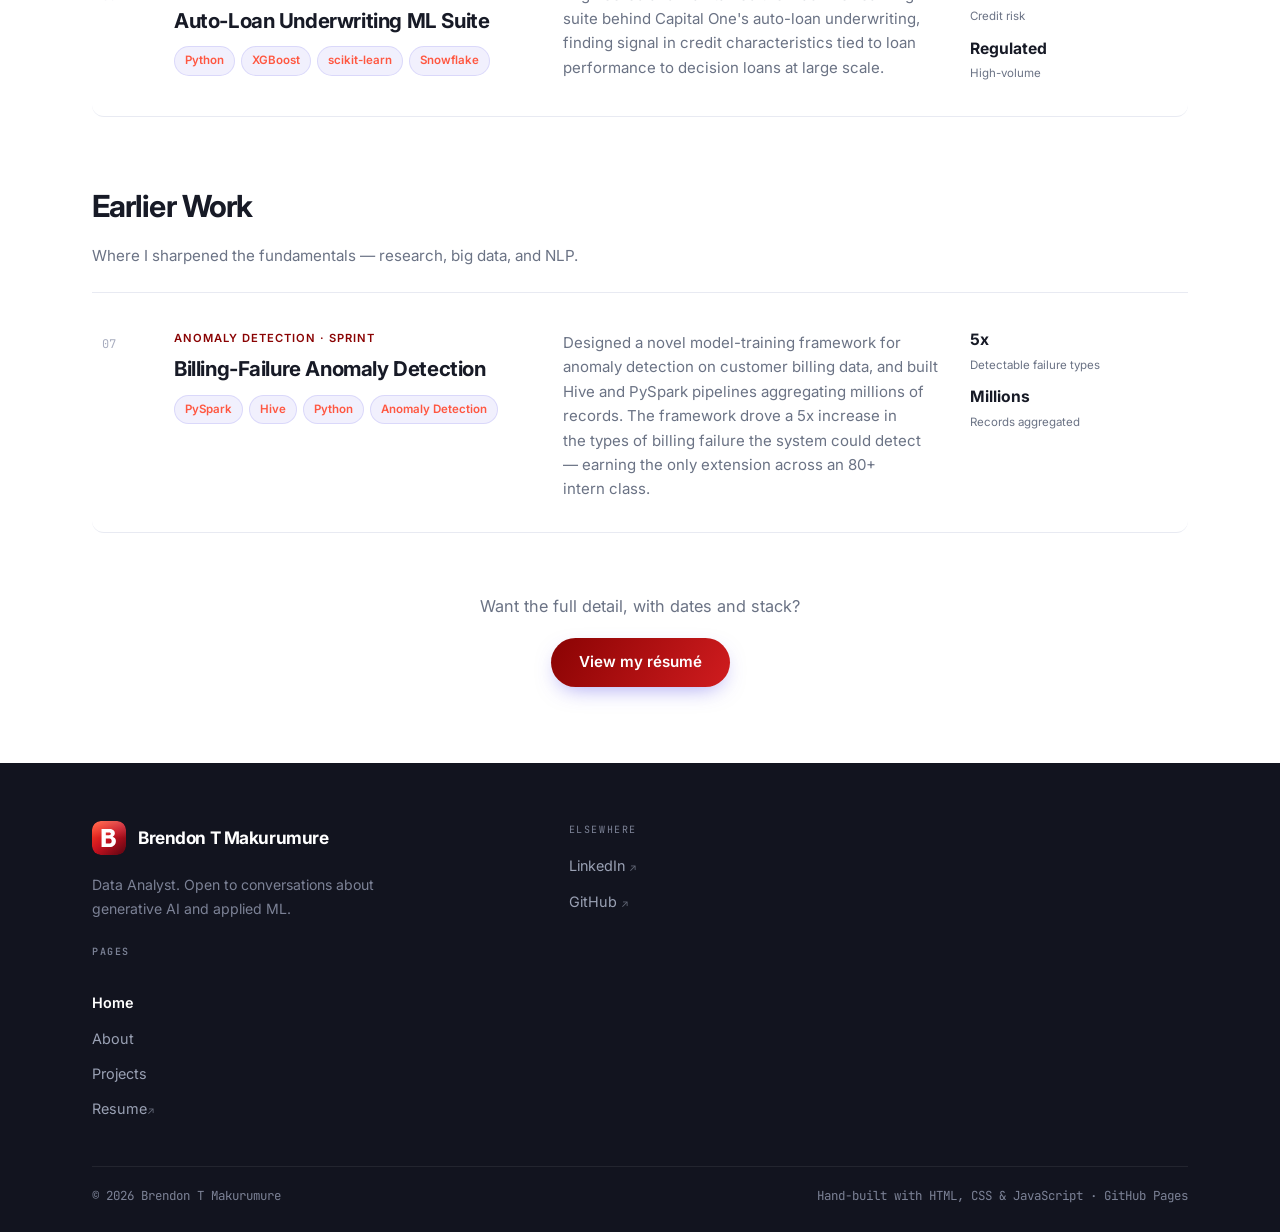
<file: docs/projects.html>
<!DOCTYPE html>
<html lang="en">

<meta http-equiv="content-type" content="text/html;charset=utf-8" /><!-- /Added by HTTrack -->
<head>
	<meta charset="UTF-8">
	<meta name="viewport" content="width=device-width, initial-scale=1, shrink-to-fit=no">
	<!-- Favicon-->
	<link rel="icon" href="img/favicon.svg" type="image/svg+xml">
	<link rel="icon" href="img/favicon-32.png" sizes="32x32" type="image/png">
	<link rel="apple-touch-icon" href="img/favicon-180.png">
	<link rel="shortcut icon" href="img/favicon-32.png">
	<meta name="theme-color" content="#D01C1F">
	<meta name="author" content="Brendon T Makurumure">
	<meta name="description" content="Brendon T Makurumure — Data Analyst and Data Science Manager leading Generative AI at Capital One. 6+ years shipping real-time LLM, RAG, and NLP systems to production.">
	<meta name="keywords" content="Brendon T Makurumure, Data Analyst, Data Science Manager, Generative AI, LLM, RAG, NLP, MLOps, Applied Scientist, Capital One">
	<title>Brendon T Makurumure — Data Analyst</title>

	<link rel="preconnect" href="https://fonts.googleapis.com">
	<link rel="preconnect" href="https://fonts.gstatic.com" crossorigin>

	<link href="https://fonts.googleapis.com/css2?family=Inter:wght@400;600;700&family=JetBrains+Mono:wght@400;500&display=swap" rel="stylesheet">	<link rel="stylesheet" href="css/linearicons.css">
	<link rel="stylesheet" href="css/font-awesome.min.css">
	<link rel="stylesheet" href="css/chrome.css">
	<link rel="stylesheet" href="css/site.css">
	<style>
		.hero-avatar{width:88px;height:88px;border-radius:50%;object-fit:cover;object-position:center 20%;display:block;margin-bottom:20px;border:3px solid #fff;box-shadow:0 8px 22px rgba(17,20,38,.16);outline:2px solid rgba(99,102,241,.35);outline-offset:3px;}
	</style>
	<!-- Arms the reveal transitions before first paint; without JS the
	     content simply renders visible. -->
	<script>if(!(window.matchMedia&&window.matchMedia('(prefers-reduced-motion: reduce)').matches))document.documentElement.className+=' js-reveal';</script>
</head>

<body class="page-home">

	<header class="site-header">
		<div class="wrap">
			<a class="brand" href="index.html">
				<img src="img/favicon.svg" alt="">
				<span class="brand-lockup">
					<span class="brand-name">Brendon T Makurumure</span>
					<span class="brand-kicker">Data Analyst</span>
				</span>
			</a>
			<button class="nav-toggle" type="button" data-nav-toggle aria-label="Menu" aria-expanded="false"><span class="lnr lnr-menu"></span></button>
			<nav class="nav" data-nav-list>
				<a class="nav-link is-current" href="index.html">Home</a>
				<a class="nav-link" href="about.html">About</a>
				<a class="nav-link" href="projects.html">Projects</a>
				<!--a class="nav-link" href="huckleberry.html">Huck</a-->
				<span class="nav-div"></span>
				<a class="nav-resume" href="HarrisonJansmaResume.pdf" target="_blank">R&eacute;sum&eacute;</a>
			</nav>
		</div>
		<div class="header-strip"></div>
	</header>

	<!-- Page head -->
	<section class="grid-bg">
		<div class="wrap page-head">
			<div class="kicker">Projects</div>
			<h1 class="hero-h1">Ten systems, prototype to production</h1>
			<p>Generative AI and real-time NLP augmenting thousands of contact-center agents, credit models decisioning loans at large scale, and the earlier research and big-data work that got me there.</p>
			<div class="filters">
				<button class="filter is-active" type="button" data-filter="all" aria-pressed="true">All work<span>10</span></button>
				<button class="filter" type="button" data-filter="genai" aria-pressed="false">Generative AI<span>3</span></button>
				<button class="filter" type="button" data-filter="nlp" aria-pressed="false">Real-Time NLP<span>2</span></button>
				<button class="filter" type="button" data-filter="credit" aria-pressed="false">Credit ML<span>2</span></button>
				<button class="filter" type="button" data-filter="earlier" aria-pressed="false">Earlier work<span>4</span></button>
			</div>
		</div>
	</section>

	<section class="projects-body">
		<div class="wrap pad-projects">

			<div class="featured" data-group="genai" data-reveal>
				<div>
					<span class="featured-badge"><span class="play-tri"></span>Live demo &middot; you can try this one</span>
					<h3>Live Call Copilot</h3>
					<p>A public rebuild of the shape of the systems below, running live in your browser. Talk into your mic — or play a sample call — and watch a two-voice transcript, self-drafting notes, RAG-retrieved procedure docs, and a sub-second frustration alert. Deepgram + OpenAI composed into a real-time product; no proprietary anything.</p>
					<div class="pill-row">
						<span class="pill pill--lg">Next.js</span>
						<span class="pill pill--lg">Deepgram</span>
						<span class="pill pill--lg">OpenAI</span>
						<span class="pill pill--lg">pgvector</span>
						<span class="pill pill--lg">Railway</span>
					</div>
					<div class="btn-row">
						<a class="btn btn--grad" href="https://agentassistdemo.harrisonjansma.com/" target="_blank">Open the live demo</a>
						<a class="btn btn--ghost" href="call-copilot.html">Read the write-up</a>
					</div>
				</div>
				<div class="browser">
					<div class="browser-bar">
						<span class="browser-dot"></span>
						<span class="browser-dot"></span>
						<span class="browser-dot"></span>
						<span class="browser-url">agentassistdemo.harrisonjansma.com</span>
					</div>
					<div class="browser-body">
						<img src="img/call-copilot.png" alt="Live Call Copilot — two-voice transcript, self-drafting notes, RAG procedure docs, and a frustration alert">
						<button class="demo-launch" type="button" data-demo-open>
							<span class="demo-launch-pill"><span class="play-tri play-tri--lg"></span>Run it here</span>
							<span class="demo-launch-note">opens the real app full-screen</span>
						</button>
					</div>
				</div>
			</div>

			<!-- Generative AI & Real-Time NLP -->
			<div class="project-group" data-group="genai nlp">
				<div class="sechead sechead--group" data-reveal>
					<h2>Generative AI &amp; Real-Time NLP</h2>
					<p>Live, LLM-powered systems augmenting thousands of contact-center agents at Capital One.</p>
				</div>

				<a class="row-link" href="rag.html" data-reveal data-cat="genai">
					<span class="row-index">02</span>
					<span>
						<span class="row-cat">Retrieval &middot; RAG</span>
						<span class="row-title">Live Procedure RAG</span>
						<span class="pill-row">
							<span class="pill">RAG</span>
							<span class="pill">pgvector</span>
							<span class="pill">Embeddings</span>
							<span class="pill">Python</span>
						</span>
					</span>
					<span class="row-desc">A retrieval-augmented generation system that runs vector-embedding retrieval over live call transcripts to surface the right procedure and training documents to agents in real time.</span>
					<span class="row-metrics">
						<span><b>Real-time</b><span>Mid-conversation</span></span>
						<span><b>Vector search</b><span>Procedure docs</span></span>
					</span>
				</a>
			</div>

			<!-- Applied ML & Credit Risk -->
			<div class="project-group" data-group="credit">
				<div class="sechead sechead--group" data-reveal>
					<h2>Applied ML &amp; Credit Risk</h2>
					<p>Models that decision loans at large scale in auto lending.</p>
				</div>

				<a class="row-link" href="underwriting.html" data-reveal data-cat="credit">
					<span class="row-index">05</span>
					<span>
						<span class="row-cat">Credit ML</span>
						<span class="row-title">Auto-Loan Underwriting ML Suite</span>
						<span class="pill-row">
							<span class="pill">Python</span>
							<span class="pill">XGBoost</span>
							<span class="pill">scikit-learn</span>
							<span class="pill">Snowflake</span>
						</span>
					</span>
					<span class="row-desc">Engineered and maintained the machine-learning suite behind Capital One's auto-loan underwriting, finding signal in credit characteristics tied to loan performance to decision loans at large scale.</span>
					<span class="row-metrics">
						<span><b>Production ML</b><span>Credit risk</span></span>
						<span><b>Regulated</b><span>High-volume</span></span>
					</span>
				</a>
			</div>

			<!-- Earlier Work -->
			<div class="project-group" data-group="earlier">
				<div class="sechead sechead--group" data-reveal>
					<h2>Earlier Work</h2>
					<p>Where I sharpened the fundamentals — research, big data, and NLP.</p>
				</div>

				<a class="row-link" href="anomaly.html" data-reveal data-cat="earlier">
					<span class="row-index">07</span>
					<span>
						<span class="row-cat">Anomaly Detection &middot; Sprint</span>
						<span class="row-title">Billing-Failure Anomaly Detection</span>
						<span class="pill-row">
							<span class="pill">PySpark</span>
							<span class="pill">Hive</span>
							<span class="pill">Python</span>
							<span class="pill">Anomaly Detection</span>
						</span>
					</span>
					<span class="row-desc">Designed a novel model-training framework for anomaly detection on customer billing data, and built Hive and PySpark pipelines aggregating millions of records. The framework drove a 5x increase in the types of billing failure the system could detect — earning the only extension across an 80+ intern class.</span>
					<span class="row-metrics">
						<span><b>5x</b><span>Detectable failure types</span></span>
						<span><b>Millions</b><span>Records aggregated</span></span>
					</span>
				</a>
			</div>
		</div>
	</section>

	<section>
		<div class="wrap close-cta">
			<p>Want the full detail, with dates and stack?</p>
			<a class="btn btn--grad btn--lg" href="HarrisonJansmaResume.pdf" target="_blank">View my r&eacute;sum&eacute;</a>
		</div>
	</section>

	<footer class="site-footer">
		<div class="wrap footer-grid">
			<div class="footer-col">
				<div class="footer-brand">
					<img src="img/favicon.svg" alt="">
					<span>Brendon T Makurumure</span>
				</div>
				<p>Data Analyst. Open to conversations about generative AI and applied ML.</p>
				<a class="footer-email" href="mailto:brendonmak33@gmail.com>brendonmak33@gmail.com</a>
			</div>
			<div class="footer-col">
				<div class="micro">Pages</div>
				<div class="footer-links">
					<a class="is-current" href="index.html">Home</a>
					<a href="about.html">About</a>
					<a href="projects.html">Projects</a>
					<a href="HarrisonJansmaResume.pdf" target="_blank">Resume<span class="ext-arrow">&#8599;</span></a>
				</div>
			</div>
			<div class="footer-col">
				<div class="micro">Elsewhere</div>
				<div class="footer-links">
					<a href="https://www.linkedin.com/in/harrisonjansma" target="_blank">LinkedIn <span class="ext-arrow">&#8599;</span></a>
					<a href="https://github.com/brendon4488" target="_blank">GitHub <span class="ext-arrow">&#8599;</span></a>
				</div>
			</div>
		</div>
		<div class="wrap">
			<div class="footer-bottom">
				<span>&copy; <script>document.write(new Date().getFullYear());</script> Brendon T Makurumure</span>
				<span>Hand-built with HTML, CSS &amp; JavaScript &middot; GitHub Pages</span>
			</div>
		</div>
	</footer>

	<!-- Full-screen live demo (see index.html for the deferred-src note). -->
	<div class="overlay" data-demo hidden>
		<div class="overlay-bar">
			<div class="overlay-id">
				<img src="img/favicon.svg" alt="">
				<span class="overlay-title">Live Call Copilot</span>
				<span class="overlay-url">agentassistdemo.harrisonjansma.com</span>
			</div>
			<div class="overlay-actions">
				<a class="overlay-out" href="https://agentassistdemo.harrisonjansma.com/" target="_blank">Open in a new tab &#8599;</a>
				<button class="overlay-close" type="button" data-demo-close>Close &#10005;</button>
			</div>
		</div>
		<iframe data-src="https://agentassistdemo.harrisonjansma.com" title="Live Call Copilot demo" allow="microphone"></iframe>
	</div>

	<script src="js/site.js"></script>
</body>

<!-- Mirrored from harrisonjansma.com/projects by HTTrack Website Copier/3.x [XR&CO'2014], Wed, 23 Sep 2026 06:13:45 GMT -->
</html>
</file>
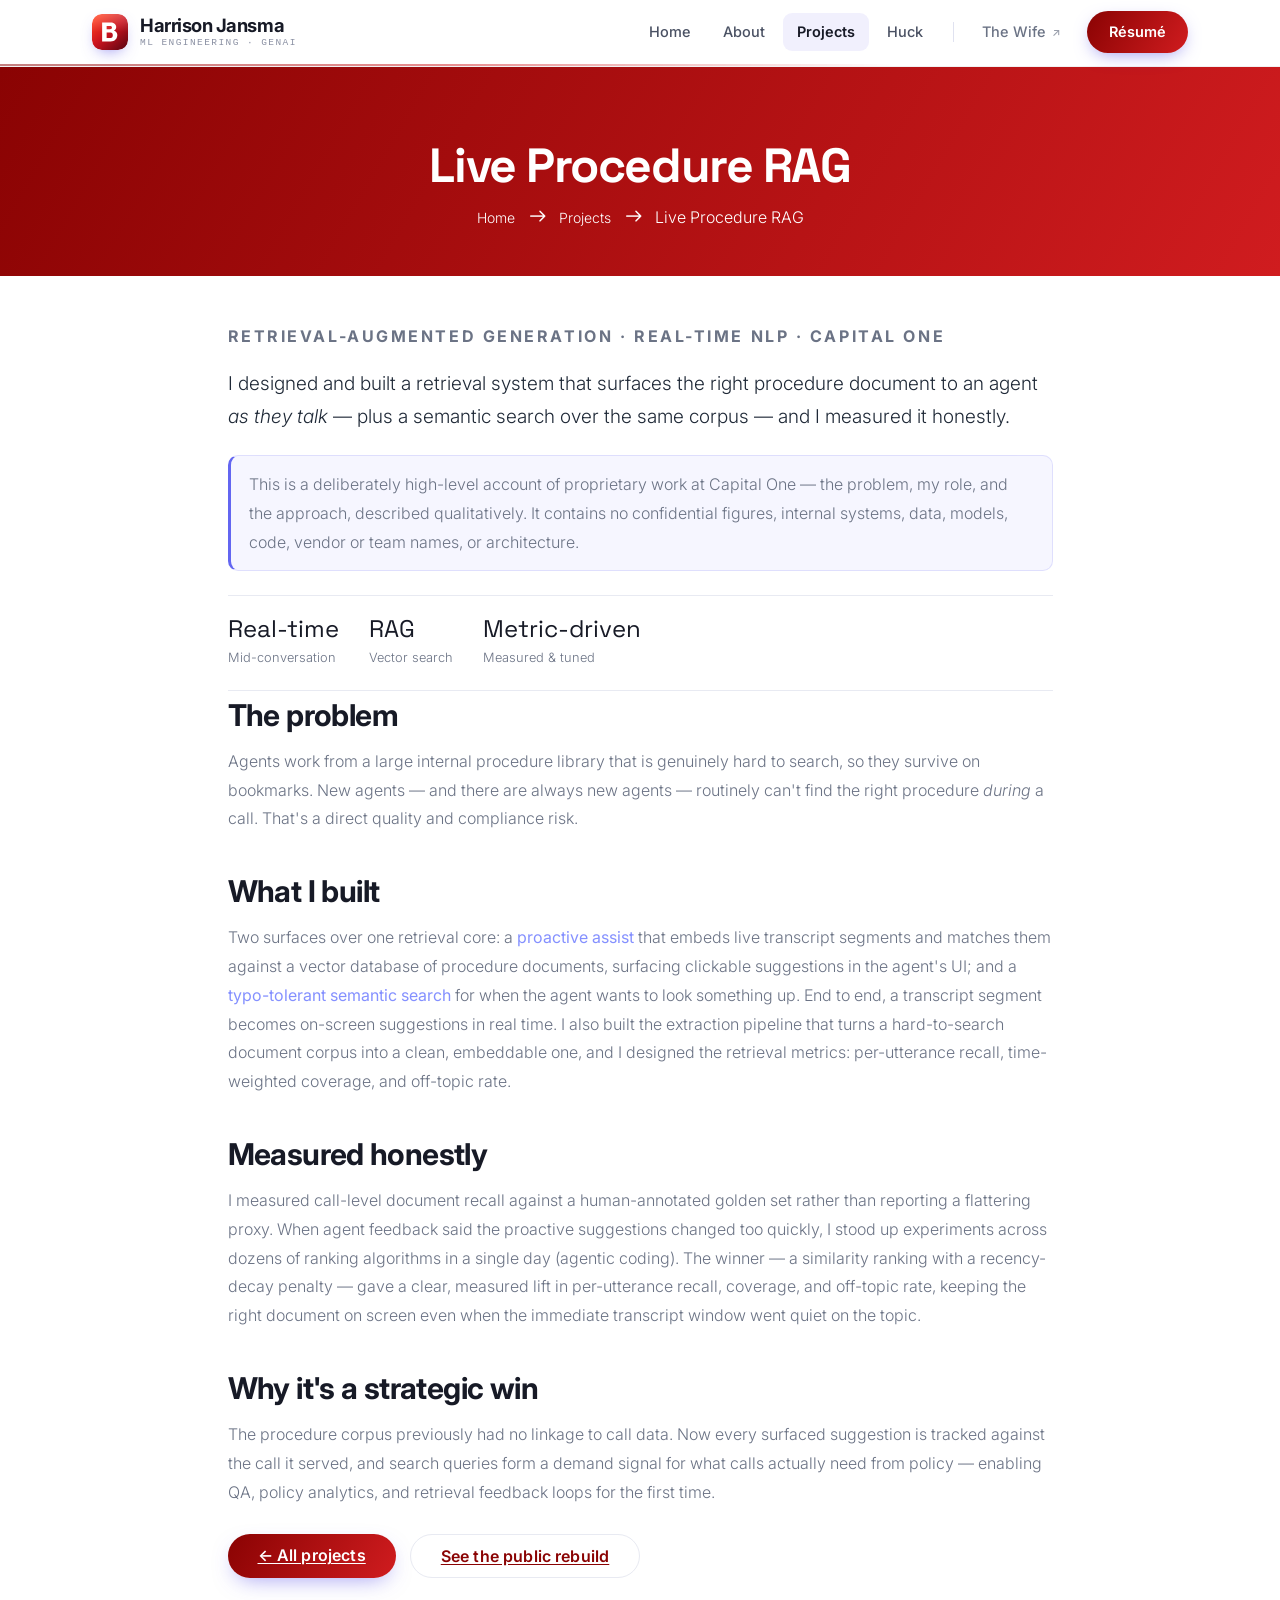
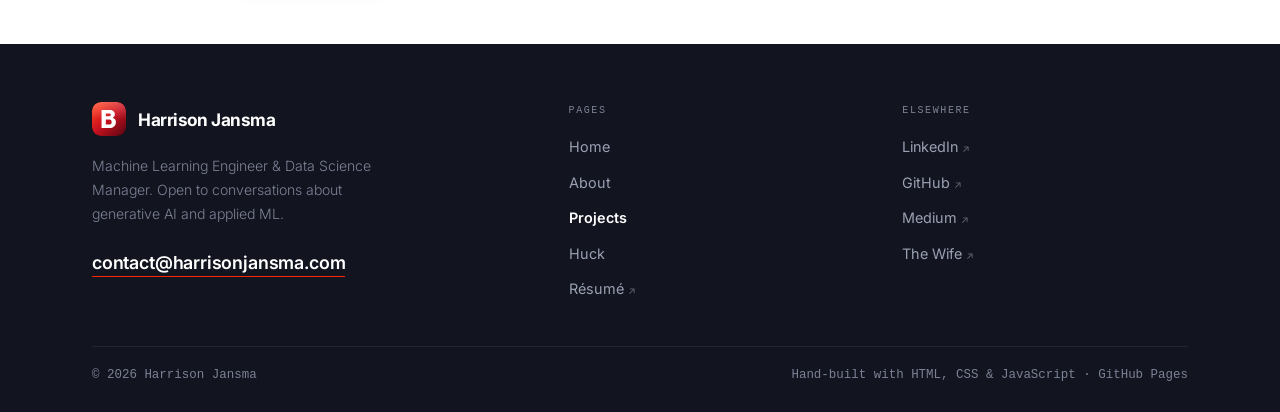
<file: docs/rag.html>
<!DOCTYPE html>
<html lang="en" class="no-js">

<!-- Mirrored from harrisonjansma.com/rag by HTTrack Website Copier/3.x [XR&CO'2014], Wed, 23 Sep 2026 06:14:03 GMT -->
<!-- Added by HTTrack --><meta http-equiv="content-type" content="text/html;charset=utf-8" /><!-- /Added by HTTrack -->
<head>
  <meta name="viewport" content="width=device-width, initial-scale=1, shrink-to-fit=no">
  <!-- Favicon-->
  <link rel="icon" href="img/favicon.svg" type="image/svg+xml">
  <link rel="icon" href="img/favicon-32.png" sizes="32x32" type="image/png">
  <link rel="apple-touch-icon" href="img/favicon-180.png">
  <link rel="shortcut icon" href="img/favicon-32.png">
  <meta name="theme-color" content="#4f46e5">
  <meta name="author" content="Harrison Jansma">
  <meta name="description" content="Retrieval-augmented generation over live call transcripts: surfacing the right procedure document to an agent mid-call in real time, with honestly measured recall and a metric-driven smoothing sprint.">
  <meta charset="UTF-8">
  <title>Live Procedure RAG — Harrison Jansma</title>
  <link href="https://fonts.googleapis.com/css2?family=Inter:wght@400;500;600;700;800&amp;family=Space+Grotesk:wght@500;600;700&amp;display=swap" rel="stylesheet">
    <link rel="stylesheet" href="css/linearicons.css">
    <link rel="stylesheet" href="css/font-awesome.min.css">
    <link rel="stylesheet" href="css/bootstrap.css">
    <link rel="stylesheet" href="css/magnific-popup.css">
    <link rel="stylesheet" href="css/jquery-ui.css">
    <link rel="stylesheet" href="css/nice-select.css">
    <link rel="stylesheet" href="css/animate.min.css">
    <link rel="stylesheet" href="css/main.css">
    <link rel="stylesheet" href="css/refresh.css">
    <link rel="stylesheet" href="css/chrome.css">

    <style>
      .post-body { padding-top: 46px; padding-bottom: 60px; }
      .post-body h2 { font-family: 'Space Grotesk', sans-serif; margin-top: 40px; margin-bottom: 14px; }
      .post-body h2:first-of-type { margin-top: 0; }
      .post-body p { font-size: 16px; line-height: 1.8; margin-bottom: 18px; color: var(--muted, #4b5563); }
      .post-body ul { margin-bottom: 20px; padding-left: 20px; }
      .post-body li { font-size: 16px; line-height: 1.7; margin-bottom: 8px; color: var(--muted, #4b5563); }
      .post-body a { text-decoration: underline; text-underline-offset: 2px; }
      .kicker { text-transform: uppercase; letter-spacing: .16em; font-size: 12px; font-weight: 700; color: #6366f1; margin-bottom: 8px; }
      .lede { font-size: 19px !important; line-height: 1.7 !important; color: #1f2937 !important; }
      .cta-row { display: flex; flex-wrap: wrap; gap: 14px; margin: 28px 0 6px; }
      .post-body code { background: rgba(99,102,241,.08); border-radius: 5px; padding: 1px 6px; font-size: 14px; }
      .disclaimer { font-size: 14px; line-height: 1.6; color: #5b6373; background: rgba(99,102,241,.06);
        border: 1px solid rgba(99,102,241,.16); border-left: 3px solid #6366f1; border-radius: 10px;
        padding: 14px 18px; margin: 22px 0 4px; }
      .metric-strip { display: flex; flex-wrap: wrap; gap: 30px; margin: 24px 0 6px; padding: 20px 0; border-top: 1px solid var(--line, #e8eaf2); border-bottom: 1px solid var(--line, #e8eaf2); }
      .metric-strip div b { font-family: 'Space Grotesk', sans-serif; display: block; font-size: 1.5rem; color: var(--ink, #171a26); line-height: 1.1; }
      .metric-strip div span { font-size: .8rem; color: var(--muted, #6b7385); }
    </style>
  </head>
  <body>
    <header class="site-header">
      <div class="wrap">
        <a class="brand" href="index.html">
          <img src="img/favicon.svg" alt="">
          <span class="brand-lockup">
            <span class="brand-name">Harrison Jansma</span>
            <span class="brand-kicker">ML Engineering &middot; GenAI</span>
          </span>
        </a>
        <button class="nav-toggle" type="button" data-nav-toggle aria-label="Menu" aria-expanded="false"><span class="lnr lnr-menu"></span></button>
        <nav class="nav" data-nav-list>
          <a class="nav-link" href="index.html">Home</a>
          <a class="nav-link" href="about.html">About</a>
          <a class="nav-link is-current" href="projects.html">Projects</a>
          <a class="nav-link" href="huckleberry.html">Huck</a>
          <span class="nav-div"></span>
          <a class="nav-link nav-ext" href="https://www.amyjansma.com/" target="_blank">The Wife<span class="ext-arrow">&#8599;</span></a>
          <a class="nav-resume" href="HarrisonJansmaResume.pdf" target="_blank">R&eacute;sum&eacute;</a>
        </nav>
      </div>
      <div class="header-strip"></div>
    </header>
    <section class="about-banner">
      <div class="container">
        <div class="row d-flex align-items-center justify-content-center">
          <div class="about-content col-lg-12">
            <h1 class="text-white">Live Procedure RAG</h1>
            <p class="text-white link-nav"><a href="index.html">Home </a>  <span class="lnr lnr-arrow-right"></span>  <a href="projects.html"> Projects</a>  <span class="lnr lnr-arrow-right"></span>  Live Procedure RAG</p>
          </div>
        </div>
      </div>
    </section>
    <section class="post-body">
      <div class="container">
        <div class="row justify-content-center">
          <div class="col-lg-9">
            <p class="kicker">Retrieval-augmented generation &middot; Real-time NLP &middot; Capital One</p>
            <p class="lede">I designed and built a retrieval system that surfaces the right procedure document to an agent <em>as they talk</em> &mdash; plus a semantic search over the same corpus &mdash; and I measured it honestly.</p>
            <p class="disclaimer">This is a deliberately high-level account of proprietary work at Capital One &mdash; the problem, my role, and the approach, described qualitatively. It contains no confidential figures, internal systems, data, models, code, vendor or team names, or architecture.</p>
            <div class="metric-strip"><div><b>Real-time</b><span>Mid-conversation</span></div><div><b>RAG</b><span>Vector search</span></div><div><b>Metric-driven</b><span>Measured &amp; tuned</span></div></div>
            <h2>The problem</h2>
            <p>Agents work from a large internal procedure library that is genuinely hard to search, so they survive on bookmarks. New agents &mdash; and there are always new agents &mdash; routinely can't find the right procedure <em>during</em> a call. That's a direct quality and compliance risk.</p>
            <h2>What I built</h2>
            <p>Two surfaces over one retrieval core: a <b>proactive assist</b> that embeds live transcript segments and matches them against a vector database of procedure documents, surfacing clickable suggestions in the agent's UI; and a <b>typo-tolerant semantic search</b> for when the agent wants to look something up. End to end, a transcript segment becomes on-screen suggestions in real time. I also built the extraction pipeline that turns a hard-to-search document corpus into a clean, embeddable one, and I designed the retrieval metrics: per-utterance recall, time-weighted coverage, and off-topic rate.</p>
            <h2>Measured honestly</h2>
            <p>I measured call-level document recall against a human-annotated golden set rather than reporting a flattering proxy. When agent feedback said the proactive suggestions changed too quickly, I stood up experiments across dozens of ranking algorithms in a single day (agentic coding). The winner &mdash; a similarity ranking with a recency-decay penalty &mdash; gave a clear, measured lift in per-utterance recall, coverage, and off-topic rate, keeping the right document on screen even when the immediate transcript window went quiet on the topic.</p>
            <h2>Why it's a strategic win</h2>
            <p>The procedure corpus previously had no linkage to call data. Now every surfaced suggestion is tracked against the call it served, and search queries form a demand signal for what calls actually need from policy &mdash; enabling QA, policy analytics, and retrieval feedback loops for the first time.</p>

            <div class="cta-row">
              <a href="projects.html" class="primary-btn text-uppercase">&larr; All projects</a>
              <a href="call-copilot.html" class="primary-btn btn-ghost text-uppercase">See the public rebuild</a>
            </div>

          </div>
        </div>
      </div>
    </section>

    <footer class="site-footer">
      <div class="wrap footer-grid">
        <div class="footer-col">
          <div class="footer-brand">
            <img src="img/favicon.svg" alt="">
            <span>Harrison Jansma</span>
          </div>
          <p>Machine Learning Engineer &amp; Data Science Manager. Open to conversations about generative AI and applied ML.</p>
          <a class="footer-email" href="mailto:contact@harrisonjansma.com">contact@harrisonjansma.com</a>
        </div>
        <div class="footer-col">
          <div class="micro">Pages</div>
          <div class="footer-links">
            <a href="index.html">Home</a>
            <a href="about.html">About</a>
            <a class="is-current" href="projects.html">Projects</a>
            <a href="huckleberry.html">Huck</a>
            <a href="HarrisonJansmaResume.pdf" target="_blank">R&eacute;sum&eacute; <span class="ext-arrow">&#8599;</span></a>
          </div>
        </div>
        <div class="footer-col">
          <div class="micro">Elsewhere</div>
          <div class="footer-links">
            <a href="https://www.linkedin.com/in/harrisonjansma" target="_blank">LinkedIn <span class="ext-arrow">&#8599;</span></a>
            <a href="https://github.com/harrisonjansma" target="_blank">GitHub <span class="ext-arrow">&#8599;</span></a>
            <a href="https://medium.com/@harrisonjansma" target="_blank">Medium <span class="ext-arrow">&#8599;</span></a>
            <a href="https://www.amyjansma.com/" target="_blank">The Wife <span class="ext-arrow">&#8599;</span></a>
          </div>
        </div>
      </div>
      <div class="wrap">
        <div class="footer-bottom">
          <span>&copy; <script>document.write(new Date().getFullYear());</script> Harrison Jansma</span>
          <span>Hand-built with HTML, CSS &amp; JavaScript &middot; GitHub Pages</span>
        </div>
      </div>
    </footer>
    <script src="js/vendor/jquery-2.2.4.min.js"></script>
    <script src="js/popper.min.js"></script>
    <script src="js/vendor/bootstrap.min.js"></script>
    <script src="js/easing.min.js"></script>
    <script src="js/hoverIntent.js"></script>
    <script src="js/superfish.min.js"></script>
    <script src="js/jquery.magnific-popup.min.js"></script>
    <script src="js/jquery.tabs.min.js"></script>
    <script src="js/jquery.nice-select.min.js"></script>
    <script src="js/isotope.pkgd.min.js"></script>
    <script src="js/waypoints.min.js"></script>
    <script src="js/jquery.counterup.min.js"></script>
    <script src="js/simple-skillbar.js"></script>
    <script src="js/owl.carousel.min.js"></script>
    <script src="js/scroll.js"></script>
    <script src="js/main.js"></script>
    <script src="js/site.js"></script>
  </body>

<!-- Mirrored from harrisonjansma.com/rag by HTTrack Website Copier/3.x [XR&CO'2014], Wed, 23 Sep 2026 06:14:03 GMT -->
</html>
</file>
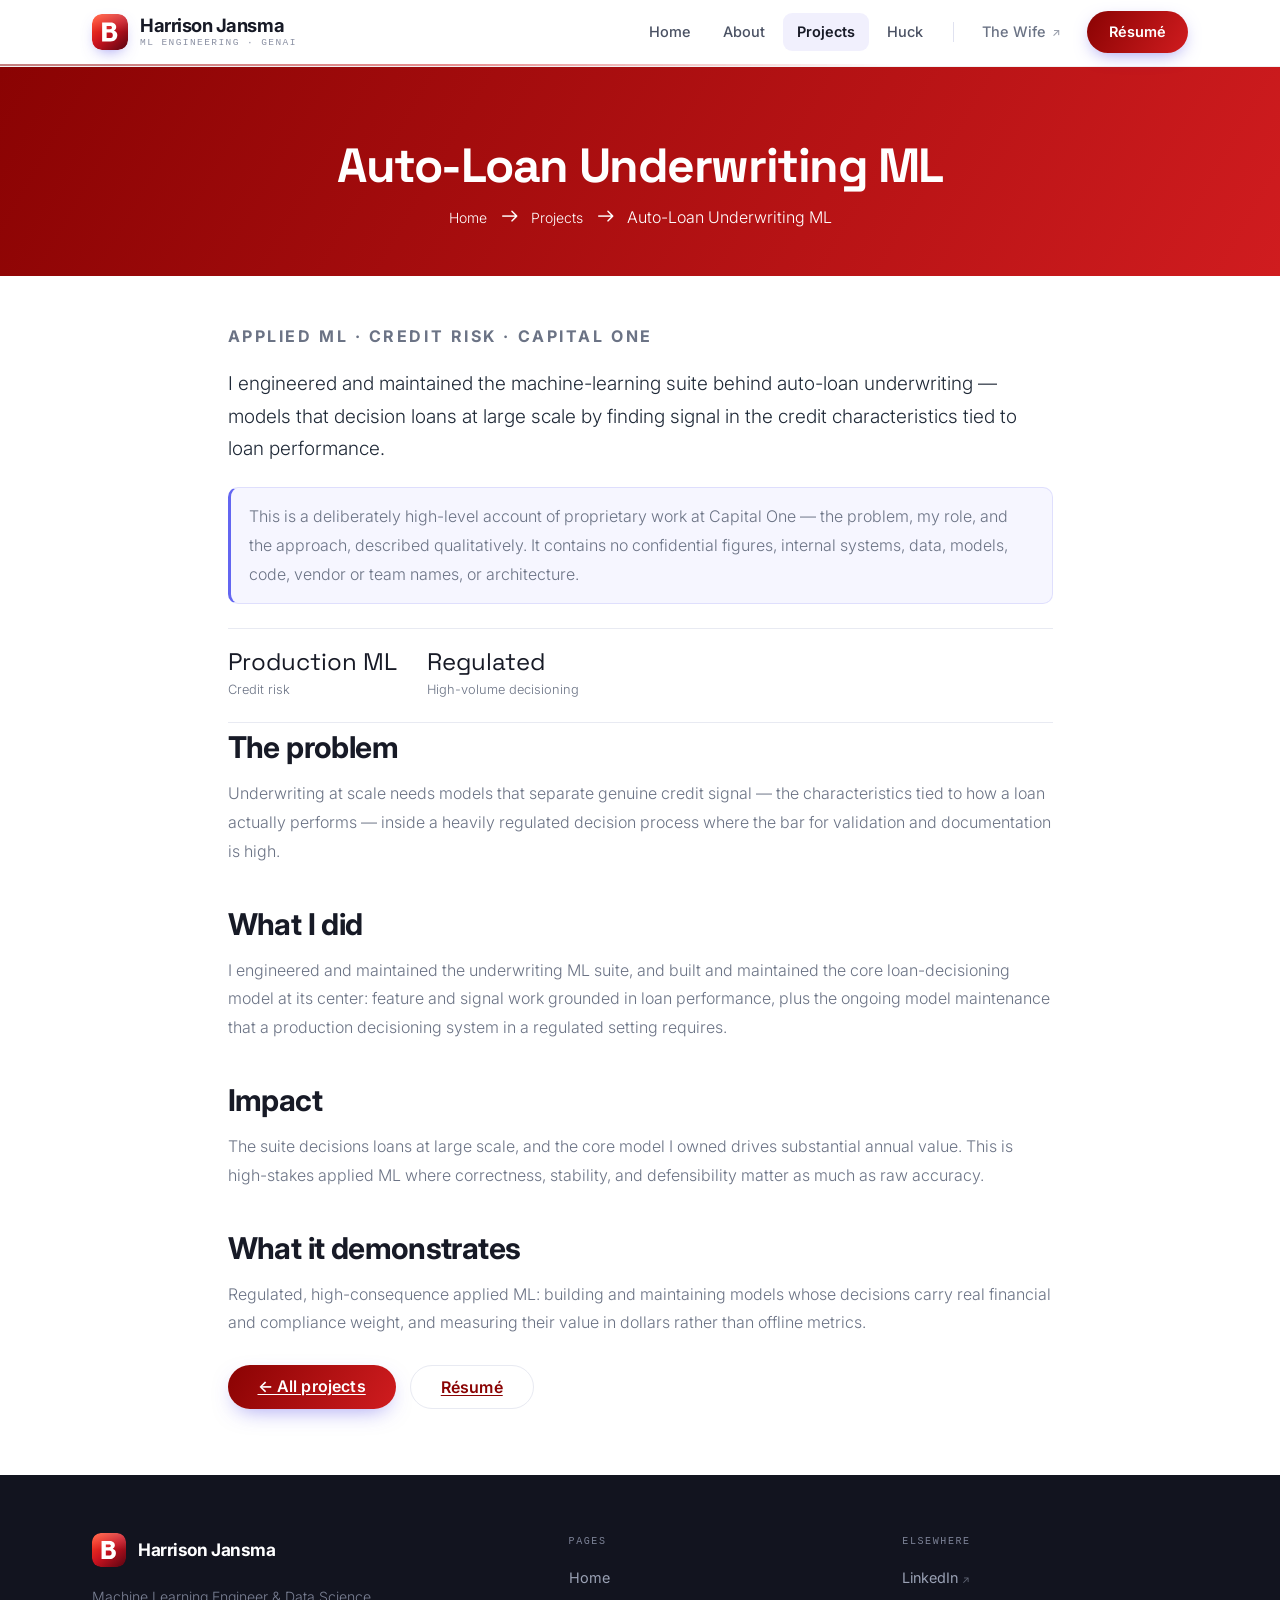
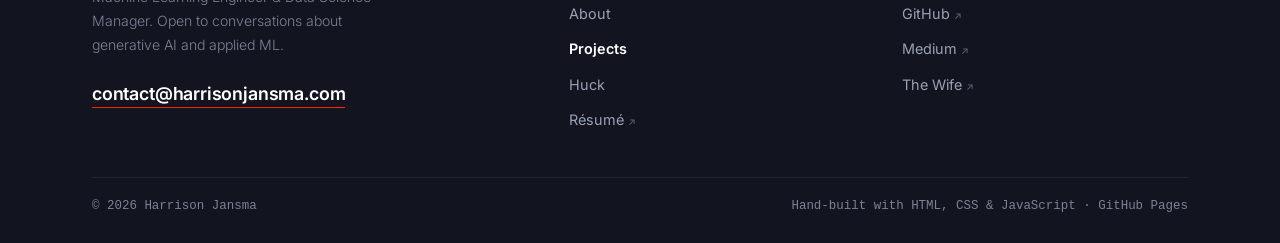
<file: docs/underwriting.html>
<!DOCTYPE html>
<html lang="en" class="no-js">

<!-- Mirrored from harrisonjansma.com/underwriting by HTTrack Website Copier/3.x [XR&CO'2014], Wed, 23 Sep 2026 06:14:03 GMT -->
<!-- Added by HTTrack --><meta http-equiv="content-type" content="text/html;charset=utf-8" /><!-- /Added by HTTrack -->
<head>
  <meta name="viewport" content="width=device-width, initial-scale=1, shrink-to-fit=no">
  <!-- Favicon-->
  <link rel="icon" href="img/favicon.svg" type="image/svg+xml">
  <link rel="icon" href="img/favicon-32.png" sizes="32x32" type="image/png">
  <link rel="apple-touch-icon" href="img/favicon-180.png">
  <link rel="shortcut icon" href="img/favicon-32.png">
  <meta name="theme-color" content="#4f46e5">
  <meta name="author" content="Harrison Jansma">
  <meta name="description" content="The machine-learning suite behind auto-loan underwriting: production credit-risk models that decision loans at large scale.">
  <meta charset="UTF-8">
  <title>Auto-Loan Underwriting ML — Harrison Jansma</title>
  <link href="https://fonts.googleapis.com/css2?family=Inter:wght@400;500;600;700;800&amp;family=Space+Grotesk:wght@500;600;700&amp;display=swap" rel="stylesheet">
    <link rel="stylesheet" href="css/linearicons.css">
    <link rel="stylesheet" href="css/font-awesome.min.css">
    <link rel="stylesheet" href="css/bootstrap.css">
    <link rel="stylesheet" href="css/magnific-popup.css">
    <link rel="stylesheet" href="css/jquery-ui.css">
    <link rel="stylesheet" href="css/nice-select.css">
    <link rel="stylesheet" href="css/animate.min.css">
    <link rel="stylesheet" href="css/main.css">
    <link rel="stylesheet" href="css/refresh.css">
    <link rel="stylesheet" href="css/chrome.css">

    <style>
      .post-body { padding-top: 46px; padding-bottom: 60px; }
      .post-body h2 { font-family: 'Space Grotesk', sans-serif; margin-top: 40px; margin-bottom: 14px; }
      .post-body h2:first-of-type { margin-top: 0; }
      .post-body p { font-size: 16px; line-height: 1.8; margin-bottom: 18px; color: var(--muted, #4b5563); }
      .post-body ul { margin-bottom: 20px; padding-left: 20px; }
      .post-body li { font-size: 16px; line-height: 1.7; margin-bottom: 8px; color: var(--muted, #4b5563); }
      .post-body a { text-decoration: underline; text-underline-offset: 2px; }
      .kicker { text-transform: uppercase; letter-spacing: .16em; font-size: 12px; font-weight: 700; color: #6366f1; margin-bottom: 8px; }
      .lede { font-size: 19px !important; line-height: 1.7 !important; color: #1f2937 !important; }
      .cta-row { display: flex; flex-wrap: wrap; gap: 14px; margin: 28px 0 6px; }
      .post-body code { background: rgba(99,102,241,.08); border-radius: 5px; padding: 1px 6px; font-size: 14px; }
      .disclaimer { font-size: 14px; line-height: 1.6; color: #5b6373; background: rgba(99,102,241,.06);
        border: 1px solid rgba(99,102,241,.16); border-left: 3px solid #6366f1; border-radius: 10px;
        padding: 14px 18px; margin: 22px 0 4px; }
      .metric-strip { display: flex; flex-wrap: wrap; gap: 30px; margin: 24px 0 6px; padding: 20px 0; border-top: 1px solid var(--line, #e8eaf2); border-bottom: 1px solid var(--line, #e8eaf2); }
      .metric-strip div b { font-family: 'Space Grotesk', sans-serif; display: block; font-size: 1.5rem; color: var(--ink, #171a26); line-height: 1.1; }
      .metric-strip div span { font-size: .8rem; color: var(--muted, #6b7385); }
    </style>
  </head>
  <body>
    <header class="site-header">
      <div class="wrap">
        <a class="brand" href="index.html">
          <img src="img/favicon.svg" alt="">
          <span class="brand-lockup">
            <span class="brand-name">Harrison Jansma</span>
            <span class="brand-kicker">ML Engineering &middot; GenAI</span>
          </span>
        </a>
        <button class="nav-toggle" type="button" data-nav-toggle aria-label="Menu" aria-expanded="false"><span class="lnr lnr-menu"></span></button>
        <nav class="nav" data-nav-list>
          <a class="nav-link" href="index.html">Home</a>
          <a class="nav-link" href="about.html">About</a>
          <a class="nav-link is-current" href="projects.html">Projects</a>
          <a class="nav-link" href="huckleberry.html">Huck</a>
          <span class="nav-div"></span>
          <a class="nav-link nav-ext" href="https://www.amyjansma.com/" target="_blank">The Wife<span class="ext-arrow">&#8599;</span></a>
          <a class="nav-resume" href="HarrisonJansmaResume.pdf" target="_blank">R&eacute;sum&eacute;</a>
        </nav>
      </div>
      <div class="header-strip"></div>
    </header>
    <section class="about-banner">
      <div class="container">
        <div class="row d-flex align-items-center justify-content-center">
          <div class="about-content col-lg-12">
            <h1 class="text-white">Auto-Loan Underwriting ML</h1>
            <p class="text-white link-nav"><a href="index.html">Home </a>  <span class="lnr lnr-arrow-right"></span>  <a href="projects.html"> Projects</a>  <span class="lnr lnr-arrow-right"></span>  Auto-Loan Underwriting ML</p>
          </div>
        </div>
      </div>
    </section>
    <section class="post-body">
      <div class="container">
        <div class="row justify-content-center">
          <div class="col-lg-9">
            <p class="kicker">Applied ML &middot; Credit risk &middot; Capital One</p>
            <p class="lede">I engineered and maintained the machine-learning suite behind auto-loan underwriting &mdash; models that decision loans at large scale by finding signal in the credit characteristics tied to loan performance.</p>
            <p class="disclaimer">This is a deliberately high-level account of proprietary work at Capital One &mdash; the problem, my role, and the approach, described qualitatively. It contains no confidential figures, internal systems, data, models, code, vendor or team names, or architecture.</p>
            <div class="metric-strip"><div><b>Production ML</b><span>Credit risk</span></div><div><b>Regulated</b><span>High-volume decisioning</span></div></div>
            <h2>The problem</h2>
            <p>Underwriting at scale needs models that separate genuine credit signal &mdash; the characteristics tied to how a loan actually performs &mdash; inside a heavily regulated decision process where the bar for validation and documentation is high.</p>
            <h2>What I did</h2>
            <p>I engineered and maintained the underwriting ML suite, and built and maintained the core loan-decisioning model at its center: feature and signal work grounded in loan performance, plus the ongoing model maintenance that a production decisioning system in a regulated setting requires.</p>
            <h2>Impact</h2>
            <p>The suite decisions loans at large scale, and the core model I owned drives substantial annual value. This is high-stakes applied ML where correctness, stability, and defensibility matter as much as raw accuracy.</p>
            <h2>What it demonstrates</h2>
            <p>Regulated, high-consequence applied ML: building and maintaining models whose decisions carry real financial and compliance weight, and measuring their value in dollars rather than offline metrics.</p>

            <div class="cta-row">
              <a href="projects.html" class="primary-btn text-uppercase">&larr; All projects</a>
              <a href="HarrisonJansmaResume.pdf" target="_blank" class="primary-btn btn-ghost text-uppercase">Résumé</a>
            </div>

          </div>
        </div>
      </div>
    </section>

    <footer class="site-footer">
      <div class="wrap footer-grid">
        <div class="footer-col">
          <div class="footer-brand">
            <img src="img/favicon.svg" alt="">
            <span>Harrison Jansma</span>
          </div>
          <p>Machine Learning Engineer &amp; Data Science Manager. Open to conversations about generative AI and applied ML.</p>
          <a class="footer-email" href="mailto:contact@harrisonjansma.com">contact@harrisonjansma.com</a>
        </div>
        <div class="footer-col">
          <div class="micro">Pages</div>
          <div class="footer-links">
            <a href="index.html">Home</a>
            <a href="about.html">About</a>
            <a class="is-current" href="projects.html">Projects</a>
            <a href="huckleberry.html">Huck</a>
            <a href="HarrisonJansmaResume.pdf" target="_blank">R&eacute;sum&eacute; <span class="ext-arrow">&#8599;</span></a>
          </div>
        </div>
        <div class="footer-col">
          <div class="micro">Elsewhere</div>
          <div class="footer-links">
            <a href="https://www.linkedin.com/in/harrisonjansma" target="_blank">LinkedIn <span class="ext-arrow">&#8599;</span></a>
            <a href="https://github.com/harrisonjansma" target="_blank">GitHub <span class="ext-arrow">&#8599;</span></a>
            <a href="https://medium.com/@harrisonjansma" target="_blank">Medium <span class="ext-arrow">&#8599;</span></a>
            <a href="https://www.amyjansma.com/" target="_blank">The Wife <span class="ext-arrow">&#8599;</span></a>
          </div>
        </div>
      </div>
      <div class="wrap">
        <div class="footer-bottom">
          <span>&copy; <script>document.write(new Date().getFullYear());</script> Harrison Jansma</span>
          <span>Hand-built with HTML, CSS &amp; JavaScript &middot; GitHub Pages</span>
        </div>
      </div>
    </footer>
    <script src="js/vendor/jquery-2.2.4.min.js"></script>
    <script src="js/popper.min.js"></script>
    <script src="js/vendor/bootstrap.min.js"></script>
    <script src="js/easing.min.js"></script>
    <script src="js/hoverIntent.js"></script>
    <script src="js/superfish.min.js"></script>
    <script src="js/jquery.magnific-popup.min.js"></script>
    <script src="js/jquery.tabs.min.js"></script>
    <script src="js/jquery.nice-select.min.js"></script>
    <script src="js/isotope.pkgd.min.js"></script>
    <script src="js/waypoints.min.js"></script>
    <script src="js/jquery.counterup.min.js"></script>
    <script src="js/simple-skillbar.js"></script>
    <script src="js/owl.carousel.min.js"></script>
    <script src="js/scroll.js"></script>
    <script src="js/main.js"></script>
    <script src="js/site.js"></script>
  </body>

<!-- Mirrored from harrisonjansma.com/underwriting by HTTrack Website Copier/3.x [XR&CO'2014], Wed, 23 Sep 2026 06:14:03 GMT -->
</html>
</file>
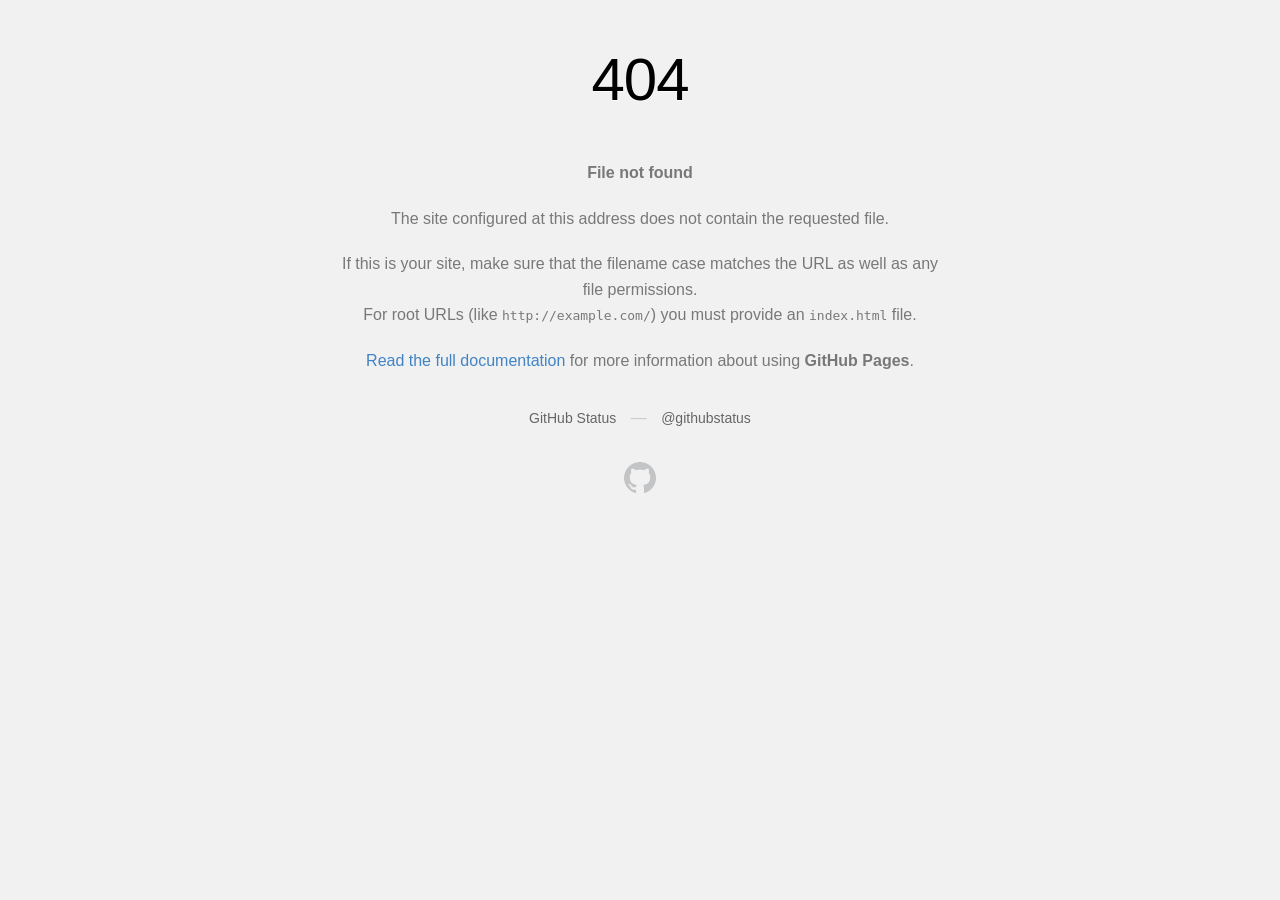
<file: docs/css/searchicon.html>
<!DOCTYPE html>
<html>
  <head>
    <meta http-equiv="Content-type" content="text/html; charset=utf-8">
    <meta http-equiv="Content-Security-Policy" content="default-src 'none'; style-src 'unsafe-inline'; img-src data:; connect-src 'self'">
    <title>Page not found &middot; GitHub Pages</title>
    <style type="text/css" media="screen">
      body {
        background-color: #f1f1f1;
        margin: 0;
        font-family: "Helvetica Neue", Helvetica, Arial, sans-serif;
      }

      .container { margin: 50px auto 40px auto; width: 600px; text-align: center; }

      a { color: #4183c4; text-decoration: none; }
      a:hover { text-decoration: underline; }

      h1 { width: 800px; position:relative; left: -100px; letter-spacing: -1px; line-height: 60px; font-size: 60px; font-weight: 100; margin: 0px 0 50px 0; text-shadow: 0 1px 0 #fff; }
      p { color: rgba(0, 0, 0, 0.5); margin: 20px 0; line-height: 1.6; }

      ul { list-style: none; margin: 25px 0; padding: 0; }
      li { display: table-cell; font-weight: bold; width: 1%; }

      .logo { display: inline-block; margin-top: 35px; }
      .logo-img-2x { display: none; }
      @media
      only screen and (-webkit-min-device-pixel-ratio: 2),
      only screen and (   min--moz-device-pixel-ratio: 2),
      only screen and (     -o-min-device-pixel-ratio: 2/1),
      only screen and (        min-device-pixel-ratio: 2),
      only screen and (                min-resolution: 192dpi),
      only screen and (                min-resolution: 2dppx) {
        .logo-img-1x { display: none; }
        .logo-img-2x { display: inline-block; }
      }

      #suggestions {
        margin-top: 35px;
        color: #ccc;
      }
      #suggestions a {
        color: #666666;
        font-weight: 200;
        font-size: 14px;
        margin: 0 10px;
      }

    </style>
  </head>
  <body>

    <div class="container">

      <h1>404</h1>
      <p><strong>File not found</strong></p>

      <p>
        The site configured at this address does not
        contain the requested file.
      </p>

      <p>
        If this is your site, make sure that the filename case matches the URL
        as well as any file permissions.<br>
        For root URLs (like <code>http://example.com/</code>) you must provide an
        <code>index.html</code> file.
      </p>

      <p>
        <a href="https://help.github.com/pages/">Read the full documentation</a>
        for more information about using <strong>GitHub Pages</strong>.
      </p>

      <div id="suggestions">
        <a href="https://githubstatus.com">GitHub Status</a> &mdash;
        <a href="https://twitter.com/githubstatus">@githubstatus</a>
      </div>

      <a href="/" class="logo logo-img-1x">
        <img width="32" height="32" title="" alt="" src="[data-uri]">
      </a>

      <a href="/" class="logo logo-img-2x">
        <img width="32" height="32" title="" alt="" src="[data-uri]">
      </a>
    </div>
  </body>
</html>
</file>
<file: docs/css/linearicons.css>
@font-face {
	font-family: 'Linearicons-Free';
	src:url('../fonts/Linearicons-Free54e9.eot?w118d');
	src:url('../fonts/Linearicons-Freed41d.eot?#iefixw118d') format('embedded-opentype'),
		url('../fonts/Linearicons-Free54e9.woff2?w118d') format('woff2'),
		url('../fonts/Linearicons-Free54e9.woff?w118d') format('woff'),
		url('../fonts/Linearicons-Free54e9.ttf?w118d') format('truetype'),
		url('../fonts/Linearicons-Free54e9.svg?w118d#Linearicons-Free') format('svg');
	font-weight: normal;
	font-style: normal;
}

.lnr {
	font-family: 'Linearicons-Free';
	speak: none;
	font-style: normal;
	font-weight: normal;
	font-variant: normal;
	text-transform: none;
	line-height: 1;

	/* Better Font Rendering =========== */
	-webkit-font-smoothing: antialiased;
	-moz-osx-font-smoothing: grayscale;
}

.lnr-home:before {
	content: "\e800";
}
.lnr-apartment:before {
	content: "\e801";
}
.lnr-pencil:before {
	content: "\e802";
}
.lnr-magic-wand:before {
	content: "\e803";
}
.lnr-drop:before {
	content: "\e804";
}
.lnr-lighter:before {
	content: "\e805";
}
.lnr-poop:before {
	content: "\e806";
}
.lnr-sun:before {
	content: "\e807";
}
.lnr-moon:before {
	content: "\e808";
}
.lnr-cloud:before {
	content: "\e809";
}
.lnr-cloud-upload:before {
	content: "\e80a";
}
.lnr-cloud-download:before {
	content: "\e80b";
}
.lnr-cloud-sync:before {
	content: "\e80c";
}
.lnr-cloud-check:before {
	content: "\e80d";
}
.lnr-database:before {
	content: "\e80e";
}
.lnr-lock:before {
	content: "\e80f";
}
.lnr-cog:before {
	content: "\e810";
}
.lnr-trash:before {
	content: "\e811";
}
.lnr-dice:before {
	content: "\e812";
}
.lnr-heart:before {
	content: "\e813";
}
.lnr-star:before {
	content: "\e814";
}
.lnr-star-half:before {
	content: "\e815";
}
.lnr-star-empty:before {
	content: "\e816";
}
.lnr-flag:before {
	content: "\e817";
}
.lnr-envelope:before {
	content: "\e818";
}
.lnr-paperclip:before {
	content: "\e819";
}
.lnr-inbox:before {
	content: "\e81a";
}
.lnr-eye:before {
	content: "\e81b";
}
.lnr-printer:before {
	content: "\e81c";
}
.lnr-file-empty:before {
	content: "\e81d";
}
.lnr-file-add:before {
	content: "\e81e";
}
.lnr-enter:before {
	content: "\e81f";
}
.lnr-exit:before {
	content: "\e820";
}
.lnr-graduation-hat:before {
	content: "\e821";
}
.lnr-license:before {
	content: "\e822";
}
.lnr-music-note:before {
	content: "\e823";
}
.lnr-film-play:before {
	content: "\e824";
}
.lnr-camera-video:before {
	content: "\e825";
}
.lnr-camera:before {
	content: "\e826";
}
.lnr-picture:before {
	content: "\e827";
}
.lnr-book:before {
	content: "\e828";
}
.lnr-bookmark:before {
	content: "\e829";
}
.lnr-user:before {
	content: "\e82a";
}
.lnr-users:before {
	content: "\e82b";
}
.lnr-shirt:before {
	content: "\e82c";
}
.lnr-store:before {
	content: "\e82d";
}
.lnr-cart:before {
	content: "\e82e";
}
.lnr-tag:before {
	content: "\e82f";
}
.lnr-phone-handset:before {
	content: "\e830";
}
.lnr-phone:before {
	content: "\e831";
}
.lnr-pushpin:before {
	content: "\e832";
}
.lnr-map-marker:before {
	content: "\e833";
}
.lnr-map:before {
	content: "\e834";
}
.lnr-location:before {
	content: "\e835";
}
.lnr-calendar-full:before {
	content: "\e836";
}
.lnr-keyboard:before {
	content: "\e837";
}
.lnr-spell-check:before {
	content: "\e838";
}
.lnr-screen:before {
	content: "\e839";
}
.lnr-smartphone:before {
	content: "\e83a";
}
.lnr-tablet:before {
	content: "\e83b";
}
.lnr-laptop:before {
	content: "\e83c";
}
.lnr-laptop-phone:before {
	content: "\e83d";
}
.lnr-power-switch:before {
	content: "\e83e";
}
.lnr-bubble:before {
	content: "\e83f";
}
.lnr-heart-pulse:before {
	content: "\e840";
}
.lnr-construction:before {
	content: "\e841";
}
.lnr-pie-chart:before {
	content: "\e842";
}
.lnr-chart-bars:before {
	content: "\e843";
}
.lnr-gift:before {
	content: "\e844";
}
.lnr-diamond:before {
	content: "\e845";
}
.lnr-linearicons:before {
	content: "\e846";
}
.lnr-dinner:before {
	content: "\e847";
}
.lnr-coffee-cup:before {
	content: "\e848";
}
.lnr-leaf:before {
	content: "\e849";
}
.lnr-paw:before {
	content: "\e84a";
}
.lnr-rocket:before {
	content: "\e84b";
}
.lnr-briefcase:before {
	content: "\e84c";
}
.lnr-bus:before {
	content: "\e84d";
}
.lnr-car:before {
	content: "\e84e";
}
.lnr-train:before {
	content: "\e84f";
}
.lnr-bicycle:before {
	content: "\e850";
}
.lnr-wheelchair:before {
	content: "\e851";
}
.lnr-select:before {
	content: "\e852";
}
.lnr-earth:before {
	content: "\e853";
}
.lnr-smile:before {
	content: "\e854";
}
.lnr-sad:before {
	content: "\e855";
}
.lnr-neutral:before {
	content: "\e856";
}
.lnr-mustache:before {
	content: "\e857";
}
.lnr-alarm:before {
	content: "\e858";
}
.lnr-bullhorn:before {
	content: "\e859";
}
.lnr-volume-high:before {
	content: "\e85a";
}
.lnr-volume-medium:before {
	content: "\e85b";
}
.lnr-volume-low:before {
	content: "\e85c";
}
.lnr-volume:before {
	content: "\e85d";
}
.lnr-mic:before {
	content: "\e85e";
}
.lnr-hourglass:before {
	content: "\e85f";
}
.lnr-undo:before {
	content: "\e860";
}
.lnr-redo:before {
	content: "\e861";
}
.lnr-sync:before {
	content: "\e862";
}
.lnr-history:before {
	content: "\e863";
}
.lnr-clock:before {
	content: "\e864";
}
.lnr-download:before {
	content: "\e865";
}
.lnr-upload:before {
	content: "\e866";
}
.lnr-enter-down:before {
	content: "\e867";
}
.lnr-exit-up:before {
	content: "\e868";
}
.lnr-bug:before {
	content: "\e869";
}
.lnr-code:before {
	content: "\e86a";
}
.lnr-link:before {
	content: "\e86b";
}
.lnr-unlink:before {
	content: "\e86c";
}
.lnr-thumbs-up:before {
	content: "\e86d";
}
.lnr-thumbs-down:before {
	content: "\e86e";
}
.lnr-magnifier:before {
	content: "\e86f";
}
.lnr-cross:before {
	content: "\e870";
}
.lnr-menu:before {
	content: "\e871";
}
.lnr-list:before {
	content: "\e872";
}
.lnr-chevron-up:before {
	content: "\e873";
}
.lnr-chevron-down:before {
	content: "\e874";
}
.lnr-chevron-left:before {
	content: "\e875";
}
.lnr-chevron-right:before {
	content: "\e876";
}
.lnr-arrow-up:before {
	content: "\e877";
}
.lnr-arrow-down:before {
	content: "\e878";
}
.lnr-arrow-left:before {
	content: "\e879";
}
.lnr-arrow-right:before {
	content: "\e87a";
}
.lnr-move:before {
	content: "\e87b";
}
.lnr-warning:before {
	content: "\e87c";
}
.lnr-question-circle:before {
	content: "\e87d";
}
.lnr-menu-circle:before {
	content: "\e87e";
}
.lnr-checkmark-circle:before {
	content: "\e87f";
}
.lnr-cross-circle:before {
	content: "\e880";
}
.lnr-plus-circle:before {
	content: "\e881";
}
.lnr-circle-minus:before {
	content: "\e882";
}
.lnr-arrow-up-circle:before {
	content: "\e883";
}
.lnr-arrow-down-circle:before {
	content: "\e884";
}
.lnr-arrow-left-circle:before {
	content: "\e885";
}
.lnr-arrow-right-circle:before {
	content: "\e886";
}
.lnr-chevron-up-circle:before {
	content: "\e887";
}
.lnr-chevron-down-circle:before {
	content: "\e888";
}
.lnr-chevron-left-circle:before {
	content: "\e889";
}
.lnr-chevron-right-circle:before {
	content: "\e88a";
}
.lnr-crop:before {
	content: "\e88b";
}
.lnr-frame-expand:before {
	content: "\e88c";
}
.lnr-frame-contract:before {
	content: "\e88d";
}
.lnr-layers:before {
	content: "\e88e";
}
.lnr-funnel:before {
	content: "\e88f";
}
.lnr-text-format:before {
	content: "\e890";
}
.lnr-text-format-remove:before {
	content: "\e891";
}
.lnr-text-size:before {
	content: "\e892";
}
.lnr-bold:before {
	content: "\e893";
}
.lnr-italic:before {
	content: "\e894";
}
.lnr-underline:before {
	content: "\e895";
}
.lnr-strikethrough:before {
	content: "\e896";
}
.lnr-highlight:before {
	content: "\e897";
}
.lnr-text-align-left:before {
	content: "\e898";
}
.lnr-text-align-center:before {
	content: "\e899";
}
.lnr-text-align-right:before {
	content: "\e89a";
}
.lnr-text-align-justify:before {
	content: "\e89b";
}
.lnr-line-spacing:before {
	content: "\e89c";
}
.lnr-indent-increase:before {
	content: "\e89d";
}
.lnr-indent-decrease:before {
	content: "\e89e";
}
.lnr-pilcrow:before {
	content: "\e89f";
}
.lnr-direction-ltr:before {
	content: "\e8a0";
}
.lnr-direction-rtl:before {
	content: "\e8a1";
}
.lnr-page-break:before {
	content: "\e8a2";
}
.lnr-sort-alpha-asc:before {
	content: "\e8a3";
}
.lnr-sort-amount-asc:before {
	content: "\e8a4";
}
.lnr-hand:before {
	content: "\e8a5";
}
.lnr-pointer-up:before {
	content: "\e8a6";
}
.lnr-pointer-right:before {
	content: "\e8a7";
}
.lnr-pointer-down:before {
	content: "\e8a8";
}
.lnr-pointer-left:before {
	content: "\e8a9";
}
</file>
<file: docs/css/chrome.css>
/*==============================================================
  chrome.css — shared site header + footer

  Loaded by EVERY page, on both stacks:
    · refreshed pages  → chrome.css, then site.css
    · older pages      → the Colorlib chain, then chrome.css

  Because it has to survive next to bootstrap.css, every rule is
  scoped under .site-header / .site-footer. That beats Bootstrap's
  own .nav and .nav-link on specificity, so the chrome renders the
  same whether or not Bootstrap is present. Nothing here styles a
  bare element or the page body — that stays page-level.

  This file also owns the design tokens; site.css assumes it loaded
  first. Older pages get the same values from refresh.css.
==============================================================*/

:root{
  --ink:        #171a26;   /* headings, primary text        */
  --ink-soft:   #4a5163;   /* body text                     */
  --muted:      #6b7385;   /* secondary / meta text         */
  --line:       #e8eaf2;   /* hairline borders              */
  --line-strong:#e0e2f0;   /* button borders, dividers      */
  --bg:         #ffffff;
  --bg-tint:    #f7f8fc;   /* alternating section background */
  --accent:     #8A0303;   /* indigo                        */
  --accent-2:   #D01C1F;   /* violet                        */
  --accent-ink: #ff5741;
  --dark:       #12141f;   /* footer, diagram panel, chrome */
  --dark-soft:  #7c8296;   /* text on --dark                */
  --micro:      #8a90a3;   /* mono micro-labels on light    */
  --index:      #a8adbf;   /* row index numerals            */
  --live:       #3ddc84;   /* status dot only               */
  --grad: linear-gradient(120deg,#8A0303 0%,#D01C1F 100%);
  --shadow-sm: 0 1px 2px rgba(23,26,38,.06), 0 2px 8px rgba(23,26,38,.05);
  --shadow-md: 0 10px 30px -12px rgba(23,26,38,.22);
  --mono: "JetBrains Mono", ui-monospace, SFMono-Regular, Menlo, Consolas, monospace;
  --display: "Inter", system-ui, -apple-system, "Segoe UI", Roboto, sans-serif;
  --ease: cubic-bezier(.22,.7,.2,1);
}

/* Bootstrap supplies this globally on the older pages and site.css
   on the refreshed ones; asserted here so the chrome sizes the same
   either way. */
.site-header,.site-footer,.site-header *,.site-footer *{ box-sizing:border-box; }

/* Shared 1160px container. Used by page bodies on the refreshed
   pages too, which is why it lives here rather than in site.css. */
.wrap{ max-width:1160px; margin:0 auto; padding:0 32px; }

/*----------------------  Header  ----------------------*/
.site-header{
  position:sticky; top:0; z-index:999;
  background:rgba(255,255,255,.72);
  -webkit-backdrop-filter:saturate(180%) blur(16px);
  backdrop-filter:saturate(180%) blur(16px);
  border-bottom:1px solid rgba(23,26,38,.06);
  padding:0;
}
.site-header .wrap{
  padding:11px 32px;
  display:flex; align-items:center; justify-content:space-between; gap:24px;
}
.header-strip{ height:2px; background:linear-gradient(90deg,#8A0303,#D01C1F,transparent 70%); opacity:.5; }

.site-header .brand{ display:inline-flex; align-items:center; gap:12px; text-decoration:none; }
.site-header .brand img{ width:36px; height:36px; border-radius:10px; box-shadow:0 6px 16px -7px rgba(79,70,229,.7); }
.site-header .brand-lockup{ display:flex; flex-direction:column; line-height:1.1; }
.site-header .brand-name{ font-family:var(--display); font-weight:700; color:var(--ink); letter-spacing:-.025em; font-size:1.15rem; }
.site-header .brand-kicker{ font-family:var(--mono); font-size:9.5px; letter-spacing:.15em; text-transform:uppercase; color:var(--micro); margin-top:3px; }

.site-header .nav{
  display:flex; align-items:center; gap:4px;
  margin:0; padding:0; list-style:none;
}
.site-header .nav-link{
  position:relative; display:inline-block;
  font-family:'Inter',-apple-system,BlinkMacSystemFont,'Segoe UI',sans-serif;
  color:var(--ink-soft); font-weight:500; font-size:14.5px; line-height:1.5;
  text-decoration:none; text-transform:none;
  padding:8px 14px; border-radius:9px;
  background:transparent; border:0;
  transition:background .18s ease,color .18s ease;
}
.site-header .nav-link:hover{ background:rgba(79,70,229,.09); color:var(--accent); }
.site-header .nav-link.is-current{ color:var(--ink); font-weight:600; background:rgba(79,70,229,.08); }
.site-header .nav-link.is-current:hover{ color:var(--accent); background:rgba(79,70,229,.09); }
.site-header .nav-div{ width:1px; height:20px; background:var(--line-strong); margin:0 12px; }
.site-header .nav-ext{ display:inline-flex; align-items:center; gap:6px; color:var(--muted); padding:8px 12px; }
.site-header .nav-ext:hover{ color:var(--accent); }
.site-header .ext-arrow{ font-size:11px; opacity:.7; }
.site-header .nav-resume{
  margin-left:10px;
  font-family:'Inter',-apple-system,BlinkMacSystemFont,'Segoe UI',sans-serif;
  background:var(--grad); color:#fff; font-weight:600; font-size:14.5px; line-height:1.5;
  text-decoration:none; text-transform:none;
  padding:10px 22px; border-radius:999px; border:0;
  box-shadow:0 6px 18px -6px rgba(79,70,229,.6);
  transition:transform .2s ease,box-shadow .2s ease;
}
.site-header .nav-resume:hover{ color:#fff; transform:translateY(-2px); box-shadow:0 12px 26px -8px rgba(79,70,229,.7); }

/* Phone nav: collapse into a toggle. Replaces the old jQuery
   #mobile-nav clone, which depended on main.css. */
.site-header .nav-toggle{
  display:none;
  cursor:pointer; border:1px solid var(--line-strong); background:#fff;
  color:var(--accent); width:42px; height:42px; border-radius:11px;
  font-size:18px; line-height:1; align-items:center; justify-content:center;
}

/*----------------------  Footer  ----------------------*/
.site-footer{ background:var(--dark); padding:0; }
.site-footer .footer-grid{
  padding:58px 32px 0;
  display:grid; grid-template-columns:minmax(0,1.5fr) minmax(0,1fr) minmax(0,1fr); gap:48px;
}
.site-footer .footer-brand{ display:flex; align-items:center; gap:12px; margin-bottom:18px; }
.site-footer .footer-brand img{ width:34px; height:34px; border-radius:9px; }
.site-footer .footer-brand span{ color:#fff; font-family:var(--display); font-weight:700; font-size:1.08rem; letter-spacing:-.025em; }
.site-footer .footer-col > p{ color:var(--dark-soft); font-size:.88rem; line-height:1.7; margin:0 0 22px; max-width:34ch; }
.site-footer .footer-email{
  font-family:var(--display); font-size:1.12rem; font-weight:600; color:#fff;
  letter-spacing:-.01em; text-decoration:none;
  border-bottom:1px solid rgba(255, 36, 0, 1); padding-bottom:3px;
}
.site-footer .micro{
  font-family:var(--mono); font-size:10px; letter-spacing:.16em;
  text-transform:uppercase; color:var(--dark-soft); margin-bottom:16px;
}
.site-footer .footer-links{ display:flex; flex-direction:column; gap:11px; align-items:flex-start; }
.site-footer .footer-links a{ color:#9aa1b4; font-size:.9rem; font-weight:400; text-decoration:none; }
.site-footer .footer-links a.is-current{ color:#fff; font-weight:600; }
.site-footer .ext-arrow{ font-size:10px; opacity:.6; }
.site-footer a:hover{ color:#fff; }
.site-footer .footer-bottom{
  margin-top:44px; padding:18px 0 26px;
  border-top:1px solid rgba(255,255,255,.07);
  display:flex; align-items:center; justify-content:space-between; gap:18px; flex-wrap:wrap;
}
.site-footer .footer-bottom span{ color:var(--dark-soft); font-size:.78rem; font-family:var(--mono); }

/*----------------------  Responsive  ----------------------*/
@media (max-width:1020px){
  .site-header .nav{ gap:0; }
  .site-header .nav-link{ padding:8px 10px; font-size:13.5px; }
  .site-header .nav-ext{ padding:8px 10px; font-size:13.5px; }
  .site-header .nav-div{ margin:0 8px; }
  .site-footer .footer-grid{ grid-template-columns:minmax(0,1fr) auto auto; gap:36px; }
}

@media (max-width:860px){
  .site-header .nav-toggle{ display:inline-flex; }
  .site-header .wrap{ position:relative; }
  .site-header .nav{
    display:none;
    position:absolute; left:0; right:0; top:100%;
    flex-direction:column; align-items:stretch; gap:2px;
    background:#fff; border-bottom:1px solid var(--line);
    box-shadow:0 18px 40px -22px rgba(23,26,38,.4);
    padding:12px 20px 20px;
  }
  .site-header .nav.is-open{ display:flex; }
  .site-header .nav-link,.site-header .nav-ext{ font-size:15px; padding:10px 12px; }
  .site-header .nav-div{ width:auto; height:1px; margin:8px 0; }
  .site-header .nav-resume{ margin-left:0; margin-top:8px; text-align:center; }
}

@media (max-width:640px){
  .wrap{ padding:0 20px; }
  .site-header .wrap{ padding:11px 20px; }
  .site-footer .footer-grid{ grid-template-columns:1fr; padding:48px 20px 0; }
  .site-footer .footer-bottom{ gap:10px; }
}

@media (prefers-reduced-motion:reduce){
  .site-header .nav-resume:hover{ transform:none; }
}
</file>
<file: docs/css/site.css>
/*==============================================================
  site.css — 2026 site refresh (Home, About, Projects, Huck)

  Standalone layer for the four reworked pages. These pages load
  linearicons + font-awesome + this file only; they do NOT load
  bootstrap.css / main.css / refresh.css, because the Colorlib
  theme styles generic elements (section, h1-h6, .container) and
  fights this layout. The remaining pages keep the old chain.

  Loaded after chrome.css, which owns the shared header, footer,
  the .wrap container and the design tokens.
==============================================================*/

/*----------------------  Base  ----------------------*/
*{ box-sizing:border-box; }
html{ scroll-behavior:smooth; }
body{
  margin:0;
  background:var(--bg);
  font-family:'Inter',-apple-system,BlinkMacSystemFont,'Segoe UI',sans-serif;
  color:var(--ink-soft);
  -webkit-font-smoothing:antialiased;
  -moz-osx-font-smoothing:grayscale;
  font-size:16px;
  line-height:1.7;
  overflow-x:hidden;
}
a{ color:var(--accent); text-decoration:none; transition:color .2s ease; }
a:hover{ color:var(--accent-ink); }
img{ max-width:100%; }
::selection{ background:rgba(79,70,229,.16); }

/*----------------------  Layout  ----------------------*/
.tint{ background:var(--bg-tint); }

/* Per-section vertical rhythm (58–78px top, 64–80px bottom). */
.pad-work{ padding:78px 32px 20px; }
.pad-band{ padding:70px 32px; }
.pad-skills{ padding:74px 32px; }
.pad-intro{ padding:58px 32px 64px; }
.pad-exp{ padding:66px 32px 80px; }
.pad-projects{ padding:52px 32px 0; }
.pad-gallery{ padding:64px 32px 78px; }
.band-offset{ margin-top:70px; }
.grid-bg{
  background-color:var(--bg-tint);
  /*background-image:
    linear-gradient(rgba(23,26,38,.035) 1px,transparent 1px),
    linear-gradient(90deg,rgba(23,26,38,.035) 1px,transparent 1px); */
  background-size:64px 64px;
  border-bottom:1px solid var(--line);
}
.banded{ background:var(--bg-tint); border-top:1px solid var(--line); border-bottom:1px solid var(--line); }

/*----------------------  Buttons  ----------------------*/
.btn{
  display:inline-block;
  font-weight:600; font-size:.92rem; line-height:1.5;
  padding:12px 26px; border-radius:999px;
  transition:transform .2s ease,box-shadow .2s ease,border-color .2s ease;
}
.btn--grad{ background:var(--grad); color:#fff; box-shadow:0 8px 22px -8px rgba(79,70,229,.55); }
.btn--grad:hover{ color:#fff; transform:translateY(-2px); box-shadow:0 14px 30px -10px rgba(79,70,229,.7); }
.btn--ghost{ color:var(--accent); padding:11px 24px; border:1.5px solid var(--line-strong); background:#fff; }
.btn--ghost:hover{ color:var(--accent); border-color:var(--accent); }
.btn--lg{ font-size:.95rem; padding:13px 28px; }
.btn--lg.btn--ghost{ padding:12px 26px; }
.btn-row{ display:flex; gap:12px; flex-wrap:wrap; align-items:center; }

/*----------------------  Pills & chips  ----------------------*/
.pill{
  display:inline-block;
  font-size:.72rem; font-weight:600; color:var(--accent-ink);
  background:rgba(79,70,229,.08);
  border:1px solid rgba(79,70,229,.14);
  padding:4px 10px; border-radius:999px;
}
.pill--lg{ font-size:.74rem; padding:5px 12px; }
a.pill:hover{ color:var(--accent-ink); background:rgba(79,70,229,.14); }
.pill-row{ display:flex; flex-wrap:wrap; gap:7px; }
.chip-tool{
  display:inline-block;
  font-size:.74rem; font-weight:500; color:var(--muted);
  background:#f4f5fa; border:1px solid #eceef6;
  padding:4px 10px; border-radius:7px;
}

/*----------------------  Section head  ----------------------*/
.kicker{
  font-family:var(--mono); font-size:11px; letter-spacing:.14em;
  text-transform:uppercase; color:var(--accent); margin-bottom:12px;
}
.micro{
  font-family:var(--mono); font-size:10px; letter-spacing:.14em;
  text-transform:uppercase; color:var(--micro);
}
.sechead{ display:flex; flex-direction:column; align-items:flex-start; gap:11px; }
.sechead h2{
  font-family:var(--display); font-size:2.3rem; font-weight:700;
  letter-spacing:-.03em; color:var(--ink); margin:0;
}
.sechead p{ max-width:58ch; color:var(--muted); font-size:.98rem; margin:0 0 4px; text-wrap:pretty; }
/* Variants differ only in the rule and the gap to what follows. */
.sechead--work{ border-bottom:1px solid var(--line); padding-bottom:22px; margin-bottom:44px; }
.sechead--exp{ border-bottom:1px solid var(--line); padding-bottom:22px; margin-bottom:10px; }
.sechead--plain{ margin-bottom:38px; }
/* Sub-paragraph nested with the heading rather than a sibling of it. */
.sechead--plain h2 + .sechead-sub{ margin-top:10px; }
.sechead-sub{ max-width:58ch; color:var(--muted); font-size:.98rem; margin:0; text-wrap:pretty; }

/*----------------------  Home hero  ----------------------*/
.hero .wrap{
  padding:76px 32px 82px;
  display:grid; grid-template-columns:1.02fr 1fr; gap:64px; align-items:center;
}
.status-chip{
  display:inline-flex; align-items:center; gap:9px;
  padding:6px 14px 6px 11px;
  border:1px solid var(--line-strong); background:#fff; border-radius:999px;
  margin-bottom:26px;
}
.status-chip span:last-child{
  font-size:12px; font-weight:600; letter-spacing:.13em;
  text-transform:uppercase; color:var(--accent);
}
.live-dot{ width:7px; height:7px; border-radius:50%; background:var(--live); animation:livePulse 2.4s ease-in-out infinite; }
.hero-h1{
  font-family:var(--display); font-weight:700; font-size:4.3rem;
  line-height:1.02; letter-spacing:-.035em; color:var(--ink); margin:0 0 20px;
}
.hero-lead{ font-size:1.18rem; line-height:1.62; color:var(--ink-soft); max-width:38ch; margin:0 0 32px; text-wrap:pretty; }
.stats{
  display:flex; gap:0;
  border-top:1px solid var(--line-strong); border-bottom:1px solid var(--line-strong);
  padding:18px 0; margin-bottom:32px; max-width:520px;
}
.stats > div{ flex:1; padding:0 20px; border-left:1px solid var(--line); }
.stats > div:first-child{ padding:0 20px 0 0; border-left:0; }
.stat-num{
  font-family:var(--display); font-size:1.55rem; font-weight:700; line-height:1;
  background:var(--grad);
  -webkit-background-clip:text; background-clip:text;
  -webkit-text-fill-color:transparent;
}
.stat-lbl{ font-size:.78rem; color:var(--muted); margin-top:7px; line-height:1.4; }

/*----------------------  Hero architecture diagram  ----------------------*/
.diagram{
  background:var(--dark); border-radius:20px; padding:22px 22px 26px;
  box-shadow:0 30px 70px -28px rgba(23,26,38,.5);
}
.diagram-head{ display:flex; align-items:center; justify-content:space-between; margin-bottom:20px; }
.diagram-head-label{ font-family:var(--mono); font-size:11px; letter-spacing:.08em; color:var(--muted); text-transform:uppercase; }
.diagram-head-live{
  display:inline-flex; align-items:center; gap:6px;
  font-family:var(--mono); font-size:10.5px; letter-spacing:.1em;
  color:var(--live); text-transform:uppercase;
}
.diagram-head-live .live-dot{ width:6px; height:6px; }
.node{
  border:1px solid rgba(255,255,255,.10);
  background:rgba(255,255,255,.035);
  border-radius:12px; padding:12px 15px;
}
.node-eyebrow{
  font-family:var(--mono); font-size:10px; letter-spacing:.1em;
  color:#7c8298; text-transform:uppercase; margin-bottom:4px;
}
.node-title{ color:var(--line); font-size:14px; font-weight:600; }
.node--final{
  border:1px solid rgba(124,58,237,.4);
  background:linear-gradient(120deg,rgba(79,70,229,.16),rgba(124,58,237,.1));
}
.node--final .node-eyebrow{ color:#a5a9ff; }
.node--final .node-title{ color:#fff; }
.trunk{ position:relative; height:26px; margin:0 auto; width:2px; background:rgba(255,255,255,.13); }
.trunk .packet{ position:absolute; left:-2px; top:0; animation:flowDown 2.2s linear infinite; }
.packet{
  width:6px; height:6px; border-radius:50%;
  background:var(--accent-2); box-shadow:0 0 10px 2px rgba(124,58,237,.7);
}
.packet--branch{ background:var(--accent); box-shadow:0 0 8px 2px rgba(79,70,229,.6); }
.fan{ position:relative; height:30px; }
.fan i{ position:absolute; background:rgba(255,255,255,.13); display:block; }
.fan-stem{ left:50%; width:2px; transform:translateX(-1px); }
.fan-out .fan-stem--top{ top:0; height:14px; }
.fan-out .fan-bar{ left:16.6%; right:16.6%; top:14px; height:2px; }
.fan-out .fan-leg{ top:14px; width:2px; height:16px; }
.fan-out .fan-leg--l{ left:16.6%; }
.fan-out .fan-leg--c{ left:50%; transform:translateX(-1px); }
.fan-out .fan-leg--r{ left:83.3%; }
.fan-out .packet{ position:absolute; top:14px; }
.fan-out .packet--l{ left:16.6%; margin-left:-2px; animation:flowDown 2.2s linear .35s infinite; }
.fan-out .packet--c{ left:50%; margin-left:-3px; animation:flowDown 2.2s linear .5s infinite; }
.fan-out .packet--r{ left:83.3%; margin-left:-2px; animation:flowDown 2.2s linear .65s infinite; }
.fan-in .fan-leg{ top:0; width:2px; height:16px; }
.fan-in .fan-leg--l{ left:16.6%; }
.fan-in .fan-leg--c{ left:50%; transform:translateX(-1px); }
.fan-in .fan-leg--r{ left:83.3%; }
.fan-in .fan-bar{ left:16.6%; right:16.6%; top:16px; height:2px; }
.fan-in .fan-stem--bottom{ top:16px; height:14px; }
.fan-in .packet{ position:absolute; left:50%; top:0; margin-left:-3px; animation:flowDown 2.2s linear 1.1s infinite; }
.model-row{ display:grid; grid-template-columns:1fr 1fr 1fr; gap:9px; }
.model-node{
  border:1px solid rgba(255,255,255,.10);
  background:rgba(255,255,255,.035);
  border-radius:11px; padding:11px 10px; text-align:center;
  animation:nodeGlow 6.6s ease-in-out infinite;
}
.model-node:nth-child(2){ animation-delay:2.2s; }
.model-node:nth-child(3){ animation-delay:4.4s; }
.model-node b{ display:block; color:var(--line); font-size:12.5px; font-weight:600; line-height:1.35; }
.model-node span{ display:block; font-family:var(--mono); font-size:9.5px; color:#7c8298; margin-top:6px; }
.diagram-caption{ margin-top:16px; font-size:12px; color:var(--muted); line-height:1.55; }

/*----------------------  Featured demo card  ----------------------*/
.featured{
  display:grid; grid-template-columns:minmax(0,.86fr) minmax(0,1.14fr);
  gap:44px; align-items:center;
  border:1px solid rgba(99,102,241,.32);
  background:linear-gradient(180deg,rgba(99,102,241,.07),rgba(124,58,237,.02));
  border-radius:20px; padding:36px;
}
.featured-badge{
  display:inline-flex; align-items:center; gap:9px;
  background:var(--grad); color:#fff;
  font-size:.72rem; font-weight:600; letter-spacing:.08em; text-transform:uppercase;
  padding:6px 14px; border-radius:99px; margin-bottom:16px;
}
.play-tri{ width:0; height:0; border-style:solid; border-width:4px 0 4px 7px; border-color:transparent transparent transparent #fff; }
.play-tri--lg{ border-width:5px 0 5px 8px; }
.featured h3{
  font-family:var(--display); font-size:1.85rem; font-weight:700;
  letter-spacing:-.025em; color:var(--ink); margin:0 0 14px; line-height:1.15;
}
.featured p{ font-size:1rem; color:var(--ink-soft); margin:0 0 18px; line-height:1.65; text-wrap:pretty; }
.featured .pill-row{ margin-bottom:24px; }
.featured--home{ margin-bottom:64px; }

.browser{
  border-radius:14px; overflow:hidden;
  border:1px solid rgba(15,23,42,.10);
  box-shadow:0 22px 50px -24px rgba(15,23,42,.55);
  background:#fff;
}
.browser-bar{
  display:flex; align-items:center; gap:8px;
  padding:10px 14px; background:#f2f3f9; border-bottom:1px solid #e4e6f0;
}
.browser-dot{ width:10px; height:10px; border-radius:50%; background:var(--line); }
.browser-url{
  flex:1; text-align:center; font-family:var(--mono); font-size:11px; color:var(--muted);
  overflow:hidden; text-overflow:ellipsis; white-space:nowrap;
}
.browser-body{ position:relative; }
.browser-body img{ display:block; width:100%; height:340px; object-fit:cover; object-position:top center; }
.demo-launch{
  position:absolute; inset:0; width:100%; border:0; cursor:pointer;
  background:rgba(18,20,31,.42);
  -webkit-backdrop-filter:blur(1.5px); backdrop-filter:blur(1.5px);
  display:flex; align-items:center; justify-content:center; flex-direction:column; gap:12px;
  font-family:'Inter',sans-serif;
}
.demo-launch-pill{
  display:inline-flex; align-items:center; gap:11px;
  background:var(--grad); color:#fff; font-weight:600; font-size:.95rem;
  padding:13px 28px; border-radius:999px;
  box-shadow:0 10px 30px -8px rgba(79,70,229,.8);
  transition:transform .2s ease;
}
.demo-launch:hover .demo-launch-pill{ transform:translateY(-2px); }
.demo-launch-note{ color:rgba(255,255,255,.82); font-size:12px; letter-spacing:.02em; }

/*----------------------  Project rows  ----------------------*/
.rows{ border-top:1px solid var(--line); }
.row-link{
  display:grid; grid-template-columns:44px minmax(0,1fr) minmax(0,1.05fr) 200px;
  gap:28px; align-items:start;
  padding:30px 18px 30px 10px;
  border-bottom:1px solid var(--line); border-radius:12px;
  transition:background .22s ease,transform .22s ease;
}
.row-link:hover{ background:rgba(79,70,229,.045); transform:translateX(4px); }
.row-index{ font-family:var(--mono); font-size:12px; color:var(--index); padding-top:5px; }
.row-cat{
  display:block; font-size:.7rem; font-weight:600; letter-spacing:.09em;
  text-transform:uppercase; color:var(--accent); margin-bottom:8px;
}
.row-title{
  display:block; font-family:var(--display); font-size:1.28rem; font-weight:700;
  letter-spacing:-.02em; color:var(--ink); line-height:1.25;
}
.row-link .pill-row{ gap:6px; margin-top:13px; }
.row-desc{ font-size:.94rem; color:var(--muted); line-height:1.62; padding-top:2px; text-wrap:pretty; }
.row-metrics{ display:flex; flex-direction:column; gap:11px; padding-top:2px; }
.row-metrics > span{ display:block; }
.row-metrics b{ display:block; font-family:var(--display); font-size:.98rem; color:var(--ink); line-height:1.2; }
.row-metrics b + span{ font-size:.72rem; color:var(--muted); }
.rows-more{ display:flex; justify-content:center; padding:36px 0 0; }

/*----------------------  What I work on (hairline grid)  ----------------------*/
.grid-six{
  display:grid; grid-template-columns:repeat(3,1fr); gap:1px;
  background:#e4e6f0; border:1px solid #e4e6f0; border-radius:16px; overflow:hidden;
}
.grid-six > div{ background:#fff; padding:30px 26px; }
.grid-six h4{ font-size:1.08rem; color:var(--ink); margin:0 0 9px; letter-spacing:-.015em; font-weight:700; }
.grid-six p{ font-size:.93rem; color:var(--muted); margin:0; line-height:1.6; }
.icon-tile{
  display:inline-flex; align-items:center; justify-content:center;
  width:44px; height:44px; border-radius:12px;
  background:rgba(79,70,229,.10); color:var(--accent);
  font-size:20px; margin-bottom:16px;
}

/*----------------------  Skills & tooling  ----------------------*/
.grid-skills{ display:grid; grid-template-columns:repeat(3,1fr); gap:24px; }
.skill-card{
  border:1px solid var(--line); border-radius:18px; padding:26px;
  background:#fff; box-shadow:var(--shadow-sm);
  display:flex; flex-direction:column;
}
.skill-head{
  display:flex; align-items:center; gap:13px;
  padding-bottom:20px; margin-bottom:20px; border-bottom:1px solid var(--line);
}
.skill-head .icon-tile{ width:42px; height:42px; flex:0 0 42px; font-size:19px; margin-bottom:0; }
.skill-head h4{ font-size:1.08rem; color:var(--ink); margin:0; letter-spacing:-.015em; font-weight:700; }
.skill-card .micro{ margin-bottom:12px; }
.skill-links{ display:flex; flex-direction:column; gap:1px; margin-bottom:24px; }
.skill-link{
  display:flex; align-items:center; justify-content:space-between; gap:12px;
  padding:9px 12px; margin:0 -12px; border-radius:10px;
  font-size:.92rem; font-weight:600; color:var(--accent-ink);
  transition:background .18s ease,color .18s ease;
}
.skill-link:hover{ background:rgba(79,70,229,.07); color:var(--accent); }
.skill-link i{ color:var(--accent); opacity:.55; font-size:.85rem; font-style:normal; }
.skill-tools{ margin-top:auto; }
.skill-tools .micro{ margin-bottom:11px; }
.skill-tools .pill-row{ gap:6px; }

/*----------------------  Home about block  ----------------------*/
.about-grid{
  padding:74px 32px;
  display:grid; grid-template-columns:300px minmax(0,1fr); gap:56px; align-items:stretch;
}
.photo-col{ display:flex; flex-direction:column; min-height:0; }
.photo-col img{
  width:100%; flex:1 1 0; height:0; min-height:240px;
  object-fit:cover; border-radius:18px; box-shadow:var(--shadow-md); display:block;
}
.socials{ display:flex; justify-content:center; gap:12px; margin-top:18px; }
.social{
  display:inline-flex; align-items:center; justify-content:center;
  width:54px; height:54px; border-radius:15px;
  background:#fff; border:1px solid var(--line-strong); color:var(--accent); font-size:22px;
  box-shadow:0 2px 8px rgba(23,26,38,.06);
  transition:transform .2s ease,box-shadow .2s ease,background .2s ease,color .2s ease,border-color .2s ease;
}
.social:hover{
  background:var(--grad); color:#fff; border-color:transparent;
  transform:translateY(-3px); box-shadow:0 12px 26px -10px rgba(79,70,229,.7);
}
.pull-quote{
  font-family:var(--display); font-size:1.42rem; line-height:1.5; letter-spacing:-.02em;
  color:var(--ink); margin:0 0 22px; text-wrap:pretty;
}
.about-body p{ font-size:1.02rem; color:var(--ink-soft); margin:0 0 16px; max-width:66ch; text-wrap:pretty; }
.about-body p:last-of-type{ margin-bottom:28px; }

/*----------------------  About page  ----------------------*/
.intro-head{ max-width:70ch; margin-bottom:44px; }
.intro-head .hero-h1{ font-size:3.4rem; line-height:1.04; margin:0 0 18px; }
.intro-lead{
  font-family:var(--display); font-size:1.32rem; line-height:1.45; letter-spacing:-.018em;
  color:var(--ink); margin:0; max-width:46ch; text-wrap:pretty;
}
.intro-grid{ display:grid; grid-template-columns:330px minmax(0,1fr); gap:56px; align-items:stretch; }
.intro-grid .photo-col img{
  object-position:center 18%;
  box-shadow:0 22px 50px -24px rgba(23,26,38,.45);
}
.intro-btns{ display:flex; gap:10px; margin-top:16px; }
.intro-btns .btn--grad{ flex:1; text-align:center; font-size:.9rem; padding:12px 18px; }
.intro-btns .btn--ghost{ flex:0 0 auto; text-align:center; font-size:.9rem; padding:11px 20px; }
.intro-body{ padding-top:4px; }
.intro-body p{ font-size:1.04rem; color:var(--ink-soft); margin:0 0 18px; max-width:64ch; text-wrap:pretty; }
.intro-body p:last-child{ margin-bottom:0; }

/*----------------------  Experience timeline  ----------------------*/
.timeline{ max-width:920px; }
.tl-row{ display:grid; grid-template-columns:96px 28px minmax(0,1fr); align-items:stretch; }
.tl-year{
  text-align:right; padding:22px 16px 22px 0;
  font-family:var(--mono); font-size:12px; color:var(--micro);
}
.tl-year--current{ color:var(--accent); font-weight:600; }
.tl-rail{ position:relative; background:linear-gradient(var(--line-strong),var(--line-strong)) 50%/2px 100% no-repeat; }
.tl-rail--last{ background-size:2px 28px; }
.tl-node{
  position:absolute; left:50%; top:28px;
  width:11px; height:11px; margin-left:-5.5px; border-radius:50%;
  background:#fff; border:2px solid #c9cde0;
}
.tl-node--co{ background:var(--accent); border-color:#fff; box-shadow:0 0 0 2px rgba(79,70,229,.25); }
.tl-node--current{
  width:13px; height:13px; margin-left:-6.5px;
  background:var(--grad); border-color:#fff; box-shadow:0 0 0 4px rgba(79,70,229,.16);
}
.tl-body{ padding:18px 0 18px 22px; }
.tl-body--exp{ padding:8px 0 8px 12px; }
.tl-body--current{ padding:10px 0 8px 12px; }
.tl-title{ font-family:var(--display); font-size:1.1rem; font-weight:700; letter-spacing:-.02em; color:var(--ink); line-height:1.3; display:block; }
.tl-org{ font-size:.94rem; color:var(--ink-soft); font-weight:600; margin-top:3px; display:block; }
.tl-note{ font-size:.87rem; color:var(--muted); margin-top:2px; display:block; }

.exp-btn{
  width:100%; cursor:pointer; border:0; background:transparent;
  display:flex; align-items:flex-start; justify-content:space-between; gap:18px;
  text-align:left; padding:10px; border-radius:12px;
  font-family:'Inter',sans-serif;
  transition:background .18s ease;
}
.exp-btn:hover{ background:rgba(79,70,229,.05); }
.exp-icon{
  flex:0 0 24px; width:24px; height:24px; margin-top:2px;
  border-radius:7px; background:rgba(79,70,229,.10); color:var(--accent);
  display:inline-flex; align-items:center; justify-content:center;
  font-size:14px; line-height:1;
  transition:background .2s ease,color .2s ease;
}
.exp-glyph{ display:block; line-height:1; transition:transform .25s ease; }
.is-open > .exp-icon{ background:var(--grad); color:#fff; }
.is-open > .exp-icon .exp-glyph{ transform:rotate(45deg); }
.exp-panel{
  overflow:hidden; padding:0 10px; max-height:0; opacity:0;
  transition:max-height .36s var(--ease),opacity .28s ease;
}
.exp-panel p{ margin:8px 0 0; font-size:.94rem; color:var(--ink-soft); max-width:70ch; text-wrap:pretty; }
.exp-panel p + p{ margin-top:10px; }
.exp-panel .pill-row{ margin-top:12px; }
.exp-stack{ font-family:var(--mono); font-size:.72rem; color:var(--muted); margin-top:12px; }
.exp-stack + .pill-row{ margin-top:10px; }

.tl-current-card{
  border:1px solid rgba(99,102,241,.3);
  background:linear-gradient(180deg,rgba(99,102,241,.07),rgba(124,58,237,.02));
  border-radius:16px; padding:6px;
}
.tl-current-card .exp-btn{ padding:14px; }
.tl-current-card .exp-panel{ padding:0 14px 4px; }
.tl-current-card .exp-panel p{ margin:4px 0 0; font-size:.96rem; }
.tl-current-card .exp-panel p + p{ margin-top:12px; }
.tl-current-card .exp-panel .pill-row{ margin-top:14px; }
.tl-current-card .tl-title{ font-size:1.22rem; line-height:1.25; }
.badge-current{
  display:inline-block;
  font-size:.68rem; font-weight:600; letter-spacing:.08em; text-transform:uppercase;
  color:#fff; background:var(--grad);
  padding:3px 10px; border-radius:99px; margin-bottom:9px;
}

/*----------------------  Projects page  ----------------------*/
.page-head{ padding:56px 32px 44px; }
.page-head .hero-h1{ font-size:3.2rem; line-height:1.05; margin:0 0 16px; max-width:18ch; }
.page-head > p{ font-size:1.08rem; color:var(--ink-soft); margin:0 0 28px; max-width:62ch; text-wrap:pretty; }
.filters{ display:flex; flex-wrap:wrap; gap:9px; }
.filter{
  cursor:pointer; font-family:'Inter',sans-serif;
  font-size:.85rem; font-weight:600; padding:9px 18px; border-radius:999px;
  background:#fff; color:var(--ink-soft); border:1px solid var(--line-strong);
  transition:background .18s ease,color .18s ease,border-color .18s ease,box-shadow .18s ease;
}
.filter span{ opacity:.6; margin-left:7px; font-family:var(--mono); font-size:.78rem; }
.filter.is-active{
  background:var(--grad); color:#fff; border-color:transparent;
  box-shadow:0 8px 20px -10px rgba(79,70,229,.7);
}
.project-group + .project-group{ margin-top:64px; }
.sechead--group{ border-bottom:1px solid var(--line); padding-bottom:20px; margin-bottom:6px; }
.sechead--group h2{ font-size:1.9rem; }
.sechead--group p{ font-size:.95rem; margin:0 0 3px; }
.sechead--exp p{ font-size:.95rem; }
.projects-body .featured{ margin-bottom:56px; }
.close-cta{ padding:60px 32px 76px; text-align:center; }
.close-cta p{ color:var(--muted); font-size:1.02rem; margin:0 0 18px; }

/*----------------------  Huck  ----------------------*/
.huck-hero .wrap{
  padding:66px 32px 70px;
  display:grid; grid-template-columns:1fr 1fr; gap:60px; align-items:center;
}
.huck-hero .hero-h1{ font-size:4.2rem; margin:0 0 18px; }
.huck-lead{
  font-family:var(--display); font-size:1.35rem; line-height:1.45; letter-spacing:-.015em;
  color:var(--ink); margin:0 0 30px;
}
.huck-hero-photo{ width:100%; height:auto; display:block; border-radius:20px; box-shadow:0 28px 60px -26px rgba(23,26,38,.5); }
.gallery-head{
  display:flex; align-items:flex-end; justify-content:space-between; gap:40px;
  border-bottom:1px solid var(--line); padding-bottom:20px; margin-bottom:28px;
}
.gallery-head h2{ font-family:var(--display); font-size:2rem; font-weight:700; letter-spacing:-.03em; color:var(--ink); margin:0; }
.gallery-head p{ color:var(--muted); font-size:.92rem; margin:0 0 3px; font-family:var(--mono); }
.gallery{ columns:3; column-gap:16px; }
.gallery img{
  width:100%; display:block; border-radius:14px; margin-bottom:16px;
  cursor:zoom-in; break-inside:avoid;
  box-shadow:0 2px 10px rgba(23,26,38,.07);
  transition:transform .25s ease,box-shadow .25s ease;
}
.gallery img:hover{ transform:translateY(-3px) scale(1.008); box-shadow:0 18px 38px -18px rgba(23,26,38,.45); }

/*----------------------  Overlays  ----------------------*/
.overlay{
  position:fixed; inset:0; z-index:2000;
  background:rgba(18,20,31,.78);
  -webkit-backdrop-filter:blur(6px); backdrop-filter:blur(6px);
  display:flex; flex-direction:column; padding:22px; gap:14px;
}
.overlay[hidden]{ display:none; }
.overlay-bar{ display:flex; align-items:center; justify-content:space-between; gap:16px; flex-wrap:wrap; }
.overlay-id{ display:flex; align-items:center; gap:11px; min-width:0; }
.overlay-id img{ width:28px; height:28px; border-radius:8px; }
.overlay-title{ color:#fff; font-family:var(--display); font-weight:700; font-size:1rem; }
.overlay-url{ font-family:var(--mono); font-size:11px; color:#9aa1b4; overflow:hidden; text-overflow:ellipsis; white-space:nowrap; }
.overlay-actions{ display:flex; align-items:center; gap:10px; }
.overlay-out{
  color:#c3c8d6; font-size:.85rem; font-weight:600;
  padding:9px 18px; border-radius:999px; border:1px solid rgba(255,255,255,.18);
}
.overlay-out:hover{ color:#fff; }
.overlay-close{
  cursor:pointer; border:0; background:rgba(255,255,255,.12); color:#fff;
  font-family:'Inter',sans-serif; font-size:.85rem; font-weight:600;
  padding:10px 20px; border-radius:999px;
}
.overlay iframe{
  flex:1; width:100%; border:0; border-radius:14px; background:#fff;
  box-shadow:0 40px 90px -30px rgba(0,0,0,.7);
}

.lightbox{
  position:fixed; inset:0; z-index:2000;
  background:rgba(18,20,31,.86);
  -webkit-backdrop-filter:blur(8px); backdrop-filter:blur(8px);
  display:flex; align-items:center; justify-content:center;
  padding:32px; cursor:zoom-out;
}
.lightbox[hidden]{ display:none; }
.lightbox img{ max-width:100%; max-height:100%; border-radius:16px; box-shadow:0 40px 90px -30px rgba(0,0,0,.8); }
.lightbox-close{
  position:absolute; top:22px; right:22px;
  cursor:pointer; border:0; background:rgba(255,255,255,.14); color:#fff;
  font-family:'Inter',sans-serif; font-size:.85rem; font-weight:600;
  padding:10px 20px; border-radius:999px;
}
.lightbox-nav{
  position:absolute; top:50%; transform:translateY(-50%);
  cursor:pointer; border:0; background:rgba(255,255,255,.14); color:#fff;
  width:44px; height:44px; border-radius:50%; font-size:18px; line-height:1;
}
.lightbox-nav--prev{ left:18px; }
.lightbox-nav--next{ right:18px; }

/*----------------------  Scroll reveal  ----------------------*/
/* Applied only once JS is confirmed running, so a no-JS or
   failed-observer visit never leaves content at opacity:0. */
.js-reveal [data-reveal]{
  opacity:0; transform:translateY(22px);
  transition:opacity .6s var(--ease),transform .6s var(--ease);
}
.js-reveal.page-home [data-reveal]{
  transform:translateY(26px);
  transition-duration:.7s;
}
.js-reveal [data-reveal].is-in{ opacity:1; transform:none; }

/*----------------------  Keyframes  ----------------------*/
@keyframes flowDown{
  0%{ transform:translateY(0); opacity:0 }
  15%{ opacity:1 }
  85%{ opacity:1 }
  100%{ transform:translateY(26px); opacity:0 }
}
@keyframes livePulse{
  0%,100%{ opacity:1; box-shadow:0 0 0 0 rgba(61,220,132,.55) }
  50%{ opacity:.75; box-shadow:0 0 0 5px rgba(61,220,132,0) }
}
@keyframes nodeGlow{
  0%,100%{ border-color:rgba(255,255,255,.10); background:rgba(255,255,255,.035) }
  50%{ border-color:rgba(124,58,237,.55); background:rgba(124,58,237,.10) }
}

/*----------------------  Responsive  ----------------------*/
@media (max-width:1020px){

  .hero .wrap{ grid-template-columns:1fr; gap:44px; padding-top:52px; }
  .huck-hero .wrap{ grid-template-columns:1fr; gap:32px; padding-top:48px; }
  .featured{ grid-template-columns:1fr; gap:28px; padding:26px; }
  .grid-six{ grid-template-columns:1fr 1fr; }
  .grid-skills{ grid-template-columns:1fr; }
  .about-grid{ grid-template-columns:220px minmax(0,1fr); gap:36px; }
  .intro-grid{ grid-template-columns:220px minmax(0,1fr); gap:36px; }
  .gallery{ columns:2; }

  .row-link{ grid-template-columns:34px minmax(0,1fr); gap:16px; }
  .row-desc,.row-metrics{ grid-column:2; }
  .row-metrics{ flex-direction:row; flex-wrap:wrap; gap:18px; }
}

@media (max-width:640px){
  .hero .wrap,.huck-hero .wrap{ padding-left:20px; padding-right:20px; }
  .about-grid,.intro-grid,.grid-six{ grid-template-columns:1fr; }
  .about-grid{ padding:56px 20px; }
  .page-head{ padding:48px 20px 36px; }
  .close-cta{ padding:48px 20px 60px; }
  .pad-work{ padding:56px 20px 16px; }
  .pad-band{ padding:56px 20px; }
  .pad-skills{ padding:56px 20px; }
  .pad-intro{ padding:44px 20px 52px; }
  .pad-exp{ padding:52px 20px 64px; }
  .pad-projects{ padding:44px 20px 0; }
  .pad-gallery{ padding:52px 20px 64px; }
  .photo-col img{ flex:0 0 auto; height:auto; }
  .hero-h1{ font-size:3rem; }
  .page-head .hero-h1{ font-size:2.6rem; }
  .intro-head .hero-h1{ font-size:2.6rem; }
  .sechead h2{ font-size:1.8rem; }
  .stats{ flex-wrap:wrap; gap:18px; }
  .stats > div,.stats > div:first-child{ flex:1 1 40%; padding:0; border-left:0; }
  .gallery{ columns:1; }
  .gallery-head{ flex-direction:column; align-items:flex-start; gap:10px; }
  .tl-row{ grid-template-columns:64px 24px minmax(0,1fr); }
  .tl-year{ padding:22px 10px 22px 0; }
}

/*----------------------  Reduced motion  ----------------------*/
@media (prefers-reduced-motion:reduce){
  *{ animation:none !important; }
  html{ scroll-behavior:auto; }
  .js-reveal [data-reveal]{ opacity:1 !important; transform:none !important; transition:none; }
  .row-link:hover,.gallery img:hover,.btn:hover,.social:hover{ transform:none; }
}
</file>
<file: docs/css/nice-select.css>
.nice-select {
  -webkit-tap-highlight-color: transparent;
  background-color: #fff;
  border-radius: 5px;
  border: solid 1px #e8e8e8;
  box-sizing: border-box;
  clear: both;
  cursor: pointer;
  display: block;
  float: left;
  font-family: inherit;
  font-size: 14px;
  font-weight: normal;
  height: 42px;
  line-height: 40px;
  outline: none;
  padding-left: 18px;
  padding-right: 30px;
  position: relative;
  text-align: left !important;
  -webkit-transition: all 0.2s ease-in-out;
  transition: all 0.2s ease-in-out;
  -webkit-user-select: none;
     -moz-user-select: none;
      -ms-user-select: none;
          user-select: none;
  white-space: nowrap;
  width: auto; }
  .nice-select:hover {
    border-color: #dbdbdb; }
  .nice-select:active, .nice-select.open, .nice-select:focus {
    border-color: #999; }
  .nice-select:after {
    border-bottom: 2px solid #999;
    border-right: 2px solid #999;
    content: '';
    display: block;
    height: 5px;
    margin-top: -4px;
    pointer-events: none;
    position: absolute;
    right: 12px;
    top: 50%;
    -webkit-transform-origin: 66% 66%;
        -ms-transform-origin: 66% 66%;
            transform-origin: 66% 66%;
    -webkit-transform: rotate(45deg);
        -ms-transform: rotate(45deg);
            transform: rotate(45deg);
    -webkit-transition: all 0.15s ease-in-out;
    transition: all 0.15s ease-in-out;
    width: 5px; }
  .nice-select.open:after {
    -webkit-transform: rotate(-135deg);
        -ms-transform: rotate(-135deg);
            transform: rotate(-135deg); }
  .nice-select.open .list {
    opacity: 1;
    pointer-events: auto;
    -webkit-transform: scale(1) translateY(0);
        -ms-transform: scale(1) translateY(0);
            transform: scale(1) translateY(0); }
  .nice-select.disabled {
    border-color: #ededed;
    color: #999;
    pointer-events: none; }
    .nice-select.disabled:after {
      border-color: #cccccc; }
  .nice-select.wide {
    width: 100%; }
    .nice-select.wide .list {
      left: 0 !important;
      right: 0 !important; }
  .nice-select.right {
    float: right; }
    .nice-select.right .list {
      left: auto;
      right: 0; }
  .nice-select.small {
    font-size: 12px;
    height: 36px;
    line-height: 34px; }
    .nice-select.small:after {
      height: 4px;
      width: 4px; }
    .nice-select.small .option {
      line-height: 34px;
      min-height: 34px; }
  .nice-select .list {
    background-color: #fff;
    border-radius: 5px;
    box-shadow: 0 0 0 1px rgba(68, 68, 68, 0.11);
    box-sizing: border-box;
    margin-top: 4px;
    opacity: 0;
    overflow: hidden;
    padding: 0;
    pointer-events: none;
    position: absolute;
    top: 100%;
    left: 0;
    -webkit-transform-origin: 50% 0;
        -ms-transform-origin: 50% 0;
            transform-origin: 50% 0;
    -webkit-transform: scale(0.75) translateY(-21px);
        -ms-transform: scale(0.75) translateY(-21px);
            transform: scale(0.75) translateY(-21px);
    -webkit-transition: all 0.2s cubic-bezier(0.5, 0, 0, 1.25), opacity 0.15s ease-out;
    transition: all 0.2s cubic-bezier(0.5, 0, 0, 1.25), opacity 0.15s ease-out;
    z-index: 9; }
    .nice-select .list:hover .option:not(:hover) {
      background-color: transparent !important; }
  .nice-select .option {
    cursor: pointer;
    font-weight: 400;
    line-height: 40px;
    list-style: none;
    min-height: 40px;
    outline: none;
    padding-left: 18px;
    padding-right: 29px;
    text-align: left;
    -webkit-transition: all 0.2s;
    transition: all 0.2s; }
    .nice-select .option:hover, .nice-select .option.focus, .nice-select .option.selected.focus {
      background-color: #f6f6f6; }
    .nice-select .option.selected {
      font-weight: bold; }
    .nice-select .option.disabled {
      background-color: transparent;
      color: #999;
      cursor: default; }

.no-csspointerevents .nice-select .list {
  display: none; }

.no-csspointerevents .nice-select.open .list {
  display: block; }
</file>
<file: docs/css/main.css>
/******************************************************************
Theme Name: Personal
Description:
Author: Colorlib
Author URI:
Version: 1.0
Created:
******************************************************************/
/*------------------------------------------------------------------


-------------------------------------------------------------------*/
/*------------------------------------------------------------------
[Table of contents]

1.  Basic Styles
	1.1	Variables
	1.2	Mixins
	1.3	Flexbox
	1.4	Reset
2.  Elements
3.  Menu Style
4.  Home Page Style
5.  About Page Style
6.  Department Page Style
7.  Blog Page Style
8.  Contact Page Style
9.  Footer Style

-------------------------------------------------------------------*/
/* =================================== */
/*  Font Family and Colors Styles
/* =================================== */
/*

$primary-font	: 'Poppins', sans-serif;
---------------------------------------------

$primary-color	: #8490ff;
$title-color	: #222222;
$text-color		: #777777;

$white			: #fff;
$offwhite		: #f9f9ff;
$black			: #222;

*/
/* =================================== */
/*  Basic Style
/* =================================== */
::-moz-selection {
  /* Code for Firefox */
  background-color: #8490ff;
  color: #fff;
}

::selection {
  background-color: #8490ff;
  color: #fff;
}

::-webkit-input-placeholder {
  /* WebKit, Blink, Edge */
  color: #777777;
  font-weight: 300;
}

:-moz-placeholder {
  /* Mozilla Firefox 4 to 18 */
  color: #777777;
  opacity: 1;
  font-weight: 300;
}

::-moz-placeholder {
  /* Mozilla Firefox 19+ */
  color: #777777;
  opacity: 1;
  font-weight: 300;
}

:-ms-input-placeholder {
  /* Internet Explorer 10-11 */
  color: #777777;
  font-weight: 300;
}

::-ms-input-placeholder {
  /* Microsoft Edge */
  color: #777777;
  font-weight: 300;
}

body {
  color: #777777;
  font-family: "Poppins", serif;
  font-size: 15px;
  font-weight: 300;
  line-height: 1.625em;
  position: relative;
}

ol, ul {
  margin: 0;
  padding: 0;
  list-style: none;
}

select {
  display: block;
}

figure {
  margin: 0;
}

a {
  color: #212529;
  -webkit-transition: all 0.3s ease 0s;
  -moz-transition: all 0.3s ease 0s;
  -o-transition: all 0.3s ease 0s;
  transition: all 0.3s ease 0s;
}

iframe {
  border: 0;
}

a, a:focus, a:hover {
  text-decoration: none;
  outline: 0;
}

.btn.active.focus,
.btn.active:focus,
.btn.focus,
.btn.focus:active,
.btn:active:focus,
.btn:focus {
  text-decoration: none;
  outline: 0;
}

.card-panel {
  margin: 0;
  padding: 60px;
}

/**
 *  Typography
 *
 **/
.btn i, .btn-large i, .btn-floating i, .btn-large i, .btn-flat i {
  font-size: 1em;
  line-height: inherit;
}

.gray-bg {
  background: #f9f9ff;
}

h1, h2, h3,
h4, h5, h6 {
  font-family: "Poppins", sans-serif;
  color: #222222;
  line-height: 1.2em !important;
  margin-bottom: 0;
  margin-top: 0;
  font-weight: 600;
}

.h1, .h2, .h3,
.h4, .h5, .h6 {
  margin-bottom: 0;
  margin-top: 0;
  font-family: "Poppins", sans-serif;
  font-weight: 600;
  color: #222222;
}

h1, .h1 {
  font-size: 36px;
}

h2, .h2 {
  font-size: 30px;
}

h3, .h3 {
  font-size: 24px;
}

h4, .h4 {
  font-size: 18px;
}

h5, .h5 {
  font-size: 16px;
}

h6, .h6 {
  font-size: 14px;
  color: #222222;
}

td, th {
  border-radius: 0px;
}

/**
 * For modern browsers
 * 1. The space content is one way to avoid an Opera bug when the
 *    contenteditable attribute is included anywhere else in the document.
 *    Otherwise it causes space to appear at the top and bottom of elements
 *    that are clearfixed.
 * 2. The use of `table` rather than `block` is only necessary if using
 *    `:before` to contain the top-margins of child elements.
 */
.clear::before, .clear::after {
  content: " ";
  display: table;
}

.clear::after {
  clear: both;
}

.fz-11 {
  font-size: 11px;
}

.fz-12 {
  font-size: 12px;
}

.fz-13 {
  font-size: 13px;
}

.fz-14 {
  font-size: 14px;
}

.fz-15 {
  font-size: 15px;
}

.fz-16 {
  font-size: 16px;
}

.fz-18 {
  font-size: 18px;
}

.fz-22 {
  font-size: 22px;
}

.fz-30 {
  font-size: 30px;
}

.fz-48 {
  font-size: 48px !important;
}

.fw100 {
  font-weight: 100;
}

.fw300 {
  font-weight: 300;
}

.fw400 {
  font-weight: 400 !important;
}

.fw500 {
  font-weight: 500;
}

.f700 {
  font-weight: 700;
}

.fsi {
  font-style: italic;
}

.mt-10 {
  margin-top: 10px;
}

.mt-15 {
  margin-top: 15px;
}

.mt-20 {
  margin-top: 20px;
}

.mt-25 {
  margin-top: 25px;
}

.mt-30 {
  margin-top: 30px;
}

.mt-35 {
  margin-top: 35px;
}

.mt-40 {
  margin-top: 40px;
}

.mt-50 {
  margin-top: 50px;
}

.mt-60 {
  margin-top: 60px;
}

.mt-70 {
  margin-top: 70px;
}

.mt-80 {
  margin-top: 80px;
}

.mt-100 {
  margin-top: 100px;
}

.mt-120 {
  margin-top: 120px;
}

.mt-150 {
  margin-top: 150px;
}

.ml-0 {
  margin-left: 0 !important;
}

.ml-5 {
  margin-left: 5px !important;
}

.ml-10 {
  margin-left: 10px;
}

.ml-15 {
  margin-left: 15px;
}

.ml-20 {
  margin-left: 20px;
}

.ml-30 {
  margin-left: 30px;
}

.ml-50 {
  margin-left: 50px;
}

.mr-0 {
  margin-right: 0 !important;
}

.mr-5 {
  margin-right: 5px !important;
}

.mr-15 {
  margin-right: 15px;
}

.mr-10 {
  margin-right: 10px;
}

.mr-20 {
  margin-right: 20px;
}

.mr-30 {
  margin-right: 30px;
}

.mr-50 {
  margin-right: 50px;
}

.mb-0 {
  margin-bottom: 0px;
}

.mb-0-i {
  margin-bottom: 0px !important;
}

.mb-5 {
  margin-bottom: 5px;
}

.mb-10 {
  margin-bottom: 10px;
}

.mb-15 {
  margin-bottom: 15px;
}

.mb-20 {
  margin-bottom: 20px;
}

.mb-25 {
  margin-bottom: 25px;
}

.mb-30 {
  margin-bottom: 30px;
}

.mb-40 {
  margin-bottom: 40px;
}

.mb-50 {
  margin-bottom: 50px;
}

.mb-60 {
  margin-bottom: 60px;
}

.mb-70 {
  margin-bottom: 70px;
}

.mb-80 {
  margin-bottom: 80px;
}

.mb-90 {
  margin-bottom: 90px;
}

.mb-100 {
  margin-bottom: 100px;
}

.pt-0 {
  padding-top: 0px;
}

.pt-10 {
  padding-top: 10px;
}

.pt-15 {
  padding-top: 15px;
}

.pt-20 {
  padding-top: 20px;
}

.pt-25 {
  padding-top: 25px;
}

.pt-30 {
  padding-top: 30px;
}

.pt-40 {
  padding-top: 40px;
}

.pt-50 {
  padding-top: 50px;
}

.pt-60 {
  padding-top: 60px;
}

.pt-70 {
  padding-top: 70px;
}

.pt-80 {
  padding-top: 80px;
}

.pt-90 {
  padding-top: 90px;
}

.pt-100 {
  padding-top: 100px;
}

.pt-120 {
  padding-top: 120px;
}

.pt-150 {
  padding-top: 150px;
}

.pt-170 {
  padding-top: 170px;
}

.pb-0 {
  padding-bottom: 0px;
}

.pb-10 {
  padding-bottom: 10px;
}

.pb-15 {
  padding-bottom: 15px;
}

.pb-20 {
  padding-bottom: 20px;
}

.pb-25 {
  padding-bottom: 25px;
}

.pb-30 {
  padding-bottom: 30px;
}

.pb-40 {
  padding-bottom: 40px;
}

.pb-50 {
  padding-bottom: 50px;
}

.pb-60 {
  padding-bottom: 60px;
}

.pb-70 {
  padding-bottom: 70px;
}

.pb-80 {
  padding-bottom: 80px;
}

.pb-90 {
  padding-bottom: 90px;
}

.pb-100 {
  padding-bottom: 100px;
}

.pb-120 {
  padding-bottom: 120px;
}

.pb-150 {
  padding-bottom: 150px;
}

.pr-30 {
  padding-right: 30px;
}

.pl-30 {
  padding-left: 30px;
}

.pl-90 {
  padding-left: 90px;
}

.p-40 {
  padding: 40px;
}

.float-left {
  float: left;
}

.float-right {
  float: right;
}

.text-italic {
  font-style: italic;
}

.text-white {
  color: #fff;
}

.text-black {
  color: #000;
}

.transition {
  -webkit-transition: all 0.3s ease 0s;
  -moz-transition: all 0.3s ease 0s;
  -o-transition: all 0.3s ease 0s;
  transition: all 0.3s ease 0s;
}

.section-full {
  padding: 100px 0;
}

.section-half {
  padding: 75px 0;
}

.text-center {
  text-align: center;
}

.text-left {
  text-align: left;
}

.text-rigth {
  text-align: right;
}

.flex {
  display: -webkit-box;
  display: -webkit-flex;
  display: -moz-flex;
  display: -ms-flexbox;
  display: flex;
}

.inline-flex {
  display: -webkit-inline-box;
  display: -webkit-inline-flex;
  display: -moz-inline-flex;
  display: -ms-inline-flexbox;
  display: inline-flex;
}

.flex-grow {
  -webkit-box-flex: 1;
  -webkit-flex-grow: 1;
  -moz-flex-grow: 1;
  -ms-flex-positive: 1;
  flex-grow: 1;
}

.flex-wrap {
  -webkit-flex-wrap: wrap;
  -moz-flex-wrap: wrap;
  -ms-flex-wrap: wrap;
  flex-wrap: wrap;
}

.flex-left {
  -webkit-box-pack: start;
  -ms-flex-pack: start;
  -webkit-justify-content: flex-start;
  -moz-justify-content: flex-start;
  justify-content: flex-start;
}

.flex-middle {
  -webkit-box-align: center;
  -ms-flex-align: center;
  -webkit-align-items: center;
  -moz-align-items: center;
  align-items: center;
}

.flex-right {
  -webkit-box-pack: end;
  -ms-flex-pack: end;
  -webkit-justify-content: flex-end;
  -moz-justify-content: flex-end;
  justify-content: flex-end;
}

.flex-top {
  -webkit-align-self: flex-start;
  -moz-align-self: flex-start;
  -ms-flex-item-align: start;
  align-self: flex-start;
}

.flex-center {
  -webkit-box-pack: center;
  -ms-flex-pack: center;
  -webkit-justify-content: center;
  -moz-justify-content: center;
  justify-content: center;
}

.flex-bottom {
  -webkit-align-self: flex-end;
  -moz-align-self: flex-end;
  -ms-flex-item-align: end;
  align-self: flex-end;
}

.space-between {
  -webkit-box-pack: justify;
  -ms-flex-pack: justify;
  -webkit-justify-content: space-between;
  -moz-justify-content: space-between;
  justify-content: space-between;
}

.space-around {
  -ms-flex-pack: distribute;
  -webkit-justify-content: space-around;
  -moz-justify-content: space-around;
  justify-content: space-around;
}

.flex-column {
  -webkit-box-direction: normal;
  -webkit-box-orient: vertical;
  -webkit-flex-direction: column;
  -moz-flex-direction: column;
  -ms-flex-direction: column;
  flex-direction: column;
}

.flex-cell {
  display: -webkit-box;
  display: -webkit-flex;
  display: -moz-flex;
  display: -ms-flexbox;
  display: flex;
  -webkit-box-flex: 1;
  -webkit-flex-grow: 1;
  -moz-flex-grow: 1;
  -ms-flex-positive: 1;
  flex-grow: 1;
}

.display-table {
  display: table;
}

.light {
  color: #fff;
}

.dark {
  color: #222;
}

.relative {
  position: relative;
}

.overflow-hidden {
  overflow: hidden;
}

.overlay {
  position: absolute;
  left: 0;
  right: 0;
  top: 0;
  bottom: 0;
}

.container.fullwidth {
  width: 100%;
}

.container.no-padding {
  padding-left: 0;
  padding-right: 0;
}

.no-padding {
  padding: 0;
}

.section-bg {
  background: #f9fafc;
}

@media (max-width: 767px) {
  .no-flex-xs {
    display: block !important;
  }
}

.row.no-margin {
  margin-left: 0;
  margin-right: 0;
}

/* =================================== */
/*  Elements Page Styles
/* =================================== */
/*---------- Start Elements Page -------------*/
.whole-wrap {
  background-color: #f9f9ff;
}

.generic-banner {
  margin-top: 60px;
  background-color: #8490ff;
  text-align: center;
}

.generic-banner .height {
  height: 600px;
}

@media (max-width: 767.98px) {
  .generic-banner .height {
    height: 400px;
  }
}

.generic-banner .generic-banner-content h2 {
  line-height: 1.2em;
  margin-bottom: 20px;
}

@media (max-width: 991.98px) {
  .generic-banner .generic-banner-content h2 br {
    display: none;
  }
}

.generic-banner .generic-banner-content p {
  text-align: center;
  font-size: 16px;
}

@media (max-width: 991.98px) {
  .generic-banner .generic-banner-content p br {
    display: none;
  }
}

.generic-content h1 {
  font-weight: 600;
}

.about-generic-area {
  background: #fff;
}

.about-generic-area p {
  margin-bottom: 20px;
}

.white-bg {
  background: #fff;
}

.section-top-border {
  padding: 50px 0;
  border-top: 1px dotted #eee;
}

.switch-wrap {
  margin-bottom: 10px;
}

.switch-wrap p {
  margin: 0;
}

/*---------- End Elements Page -------------*/
.sample-text-area {
  background: #f9f9ff;
  padding: 80px 0 70px 0;
}

.sample-text {
  margin-bottom: 0;
}

.text-heading {
  margin-bottom: 30px;
  font-size: 24px;
}

.typo-list {
  margin-bottom: 10px;
}

@media (max-width: 767px) {
  .typo-sec {
    margin-bottom: 30px;
  }
}

@media (max-width: 767px) {
  .element-wrap {
    margin-top: 30px;
  }
}

b, sup, sub, u, del {
  color: #8490ff;
}

h1 {
  font-size: 36px;
}

h2 {
  font-size: 30px;
}

h3 {
  font-size: 24px;
}

h4 {
  font-size: 18px;
}

h5 {
  font-size: 16px;
}

h6 {
  font-size: 14px;
}

h1, h2, h3, h4, h5, h6 {
  line-height: 1.5em;
}

.typography h1, .typography h2, .typography h3, .typography h4, .typography h5, .typography h6 {
  color: #777777;
}

.button-area {
  background: #f9f9ff;
}

.button-area .border-top-generic {
  padding: 70px 15px;
  border-top: 1px dotted #eee;
}

.button-group-area .genric-btn {
  margin-right: 10px;
  margin-top: 10px;
}

.button-group-area .genric-btn:last-child {
  margin-right: 10;
}

.circle {
  border-radius: 20px;
}

.genric-btn {
  display: inline-block;
  outline: none;
  line-height: 20px;
  padding: 10 30px;
  font-size: .8em;
  text-align: center;
  text-decoration: none;
  font-weight: 500;
  cursor: pointer;
  -webkit-transition: all 0.3s ease 0s;
  -moz-transition: all 0.3s ease 0s;
  -o-transition: all 0.3s ease 0s;
  transition: all 0.3s ease 0s;
}

.genric-btn:focus {
  outline: none;
}

.genric-btn.e-large {
  padding: 0 40px;
  line-height: 50px;
}

.genric-btn.large {
  line-height: 45px;
}

.genric-btn.medium {
  line-height: 30px;
}

.genric-btn.small {
  line-height: 25px;
}

.genric-btn.radius {
  border-radius: 3px;
}

.genric-btn.circle {
  border-radius: 20px;
}

.genric-btn.arrow {
  display: -webkit-inline-box;
  display: -ms-inline-flexbox;
  display: inline-flex;
  -webkit-box-align: center;
  -ms-flex-align: center;
  align-items: center;
}

.genric-btn.arrow span {
  margin-left: 10px;
}

.genric-btn.default {
  color: #222222;
  background: #f9f9ff;
  border: 1px solid transparent;
}

.genric-btn.default:hover {
  border: 1px solid #f9f9ff;
  background: #fff;
}

.genric-btn.default-border {
  border: 1px solid #f9f9ff;
  background: #fff;
}

.genric-btn.default-border:hover {
  color: #222222;
  background: #f9f9ff;
  border: 1px solid transparent;
}

.genric-btn.primary {
  color: #fff;
  background: #8490ff;
  border: 1px solid transparent;
}

.genric-btn.primary:hover {
  color: #fff;
  border: 1px solid #8490ff;
  background: #fff;
}

.genric-btn.primary-border {
  color: #8490ff;
  border: 1px solid #8490ff;
  background: #fff;
}

.genric-btn.primary-border:hover {
  color: #fff !important;
  background: #8490ff;
  border: 1px solid transparent;
}


@media (max-width: 990px) {
  .genric-btn.primary-border {
    color: #8490ff;
    border: 1px solid #8490ff;
    background: #8490ff;
    margin-left: 15px;
    margin-right: 20px;
    margin-top: 10px;
  }
  }


.genric-btn.success {
  color: #fff;
  background: #4cd3e3;
  border: 1px solid transparent;
}

.genric-btn.success:hover {
  color: #4cd3e3;
  border: 1px solid #4cd3e3;
  background: #fff;
}

.genric-btn.success-border {
  color: #4cd3e3;
  border: 1px solid #4cd3e3;
  background: #fff;
}

.genric-btn.success-border:hover {
  color: #fff;
  background: #4cd3e3;
  border: 1px solid transparent;
}

.genric-btn.info {
  color: #fff;
  background: #38a4ff;
  border: 1px solid transparent;
}

.genric-btn.info:hover {
  color: #38a4ff;
  border: 1px solid #38a4ff;
  background: #fff;
}

.genric-btn.info-border {
  color: #38a4ff;
  border: 1px solid #38a4ff;
  background: #fff;
}

.genric-btn.info-border:hover {
  color: #fff;
  background: #38a4ff;
  border: 1px solid transparent;
}

.genric-btn.warning {
  color: #fff;
  background: #f4e700;
  border: 1px solid transparent;
}

.genric-btn.warning:hover {
  color: #f4e700;
  border: 1px solid #f4e700;
  background: #fff;
}

.genric-btn.warning-border {
  color: #f4e700;
  border: 1px solid #f4e700;
  background: #fff;
}

.genric-btn.warning-border:hover {
  color: #fff;
  background: #f4e700;
  border: 1px solid transparent;
}

.genric-btn.danger {
  color: #fff;
  background: #f44a40;
  border: 1px solid transparent;
}

.genric-btn.danger:hover {
  color: #f44a40;
  border: 1px solid #f44a40;
  background: #fff;
}

.genric-btn.danger-border {
  color: #f44a40;
  border: 1px solid #f44a40;
  background: #fff;
}

.genric-btn.danger-border:hover {
  color: #fff;
  background: #f44a40;
  border: 1px solid transparent;
}

.genric-btn.link {
  color: #222222;
  background: #f9f9ff;
  text-decoration: underline;
  border: 1px solid transparent;
}

.genric-btn.link:hover {
  color: #222222;
  border: 1px solid #f9f9ff;
  background: #fff;
}

.genric-btn.link-border {
  color: #222222;
  border: 1px solid #f9f9ff;
  background: #fff;
  text-decoration: underline;
}

.genric-btn.link-border:hover {
  color: #222222;
  background: #f9f9ff;
  border: 1px solid transparent;
}

.genric-btn.disable {
  color: #222222, 0.3;
  background: #f9f9ff;
  border: 1px solid transparent;
  cursor: not-allowed;
}

.generic-blockquote {
  padding: 30px 50px 30px 30px;
  background: #fff;
  border-left: 2px solid #8490ff;
}

@media (max-width: 991px) {
  .progress-table-wrap {
    overflow-x: scroll;
  }
}

.progress-table {
  background: #fff;
  padding: 15px 0px 30px 0px;
  min-width: 800px;
}

.progress-table .serial {
  width: 11.83%;
  padding-left: 30px;
}

.progress-table .country {
  width: 28.07%;
}

.progress-table .visit {
  width: 19.74%;
}

.progress-table .percentage {
  width: 40.36%;
  padding-right: 50px;
}

.progress-table .table-head {
  display: flex;
}

.progress-table .table-head .serial, .progress-table .table-head .country, .progress-table .table-head .visit, .progress-table .table-head .percentage {
  color: #222222;
  line-height: 30px;
  text-transform: uppercase;
  font-weight: 500;
}

.progress-table .table-row {
  padding: 15px 0;
  border-top: 1px solid #edf3fd;
  display: flex;
}

.progress-table .table-row .serial, .progress-table .table-row .country, .progress-table .table-row .visit, .progress-table .table-row .percentage {
  display: flex;
  align-items: center;
}

.progress-table .table-row .country img {
  margin-right: 15px;
}

.progress-table .table-row .percentage .progress {
  width: 80%;
  border-radius: 0px;
  background: transparent;
}

.progress-table .table-row .percentage .progress .progress-bar {
  height: 5px;
  line-height: 5px;
}

.progress-table .table-row .percentage .progress .progress-bar.color-1 {
  background-color: #6382e6;
}

.progress-table .table-row .percentage .progress .progress-bar.color-2 {
  background-color: #e66686;
}

.progress-table .table-row .percentage .progress .progress-bar.color-3 {
  background-color: #f09359;
}

.progress-table .table-row .percentage .progress .progress-bar.color-4 {
  background-color: #73fbaf;
}

.progress-table .table-row .percentage .progress .progress-bar.color-5 {
  background-color: #73fbaf;
}

.progress-table .table-row .percentage .progress .progress-bar.color-6 {
  background-color: #6382e6;
}

.progress-table .table-row .percentage .progress .progress-bar.color-7 {
  background-color: #a367e7;
}

.progress-table .table-row .percentage .progress .progress-bar.color-8 {
  background-color: #e66686;
}


.single-gallery-image-large {
  margin-top: 30px;
  background-repeat: no-repeat !important;
  background-position: center center !important;
  background-size: cover !important;
  height: 400px;
  -webkit-transition: all 0.3s ease 0s;
  -moz-transition: all 0.3s ease 0s;
  -o-transition: all 0.3s ease 0s;
  transition: all 0.3s ease 0s;
}
.single-gallery-image-small {
  margin-top: 30px;
  background-repeat: no-repeat !important;
  background-position: center center !important;
  background-size: cover !important;
  height: 250px;
  -webkit-transition: all 0.3s ease 0s;
  -moz-transition: all 0.3s ease 0s;
  -o-transition: all 0.3s ease 0s;
  transition: all 0.3s ease 0s;
}

.single-gallery-image:hover {
  opacity: .8;
}

.list-style {
  width: 14px;
  height: 14px;
}

.unordered-list li {
  position: relative;
  padding-left: 30px;
  line-height: 1.82em !important;
}

.unordered-list li:before {
  content: "";
  position: absolute;
  width: 14px;
  height: 14px;
  border: 3px solid #8490ff;
  background: #fff;
  top: 4px;
  left: 0;
  border-radius: 50%;
}

.ordered-list {
  margin-left: 30px;
}

.ordered-list li {
  list-style-type: decimal-leading-zero;
  color: #8490ff;
  font-weight: 500;
  line-height: 1.82em !important;
}

.ordered-list li span {
  font-weight: 300;
  color: #777777;
}

.ordered-list-alpha li {
  margin-left: 30px;
  list-style-type: lower-alpha;
  color: #8490ff;
  font-weight: 500;
  line-height: 1.82em !important;
}

.ordered-list-alpha li span {
  font-weight: 300;
  color: #777777;
}

.ordered-list-roman li {
  margin-left: 30px;
  list-style-type: lower-roman;
  color: #8490ff;
  font-weight: 500;
  line-height: 1.82em !important;
}

.ordered-list-roman li span {
  font-weight: 300;
  color: #777777;
}

.single-input {
  display: block;
  width: 100%;
  line-height: 40px;
  border: none;
  outline: none;
  background: #fff;
  padding: 0 20px;
}

.single-input:focus {
  outline: none;
}

.input-group-icon {
  position: relative;
}

.input-group-icon .icon {
  position: absolute;
  left: 20px;
  top: 0;
  line-height: 40px;
  z-index: 3;
}

.input-group-icon .icon i {
  color: #797979;
}

.input-group-icon .single-input {
  padding-left: 45px;
}

.single-textarea {
  display: block;
  width: 100%;
  line-height: 40px;
  border: none;
  outline: none;
  background: #fff;
  padding: 0 20px;
  height: 100px;
  resize: none;
}

.single-textarea:focus {
  outline: none;
}

.single-input-primary {
  display: block;
  width: 100%;
  line-height: 40px;
  border: 1px solid transparent;
  outline: none;
  background: #fff;
  padding: 0 20px;
}

.single-input-primary:focus {
  outline: none;
  border: 1px solid #8490ff;
}

.single-input-accent {
  display: block;
  width: 100%;
  line-height: 40px;
  border: 1px solid transparent;
  outline: none;
  background: #fff;
  padding: 0 20px;
}

.single-input-accent:focus {
  outline: none;
  border: 1px solid #eb6b55;
}

.single-input-secondary {
  display: block;
  width: 100%;
  line-height: 40px;
  border: 1px solid transparent;
  outline: none;
  background: #fff;
  padding: 0 20px;
}

.single-input-secondary:focus {
  outline: none;
  border: 1px solid #f09359;
}

.default-switch {
  width: 35px;
  height: 17px;
  border-radius: 8.5px;
  background: #fff;
  position: relative;
  cursor: pointer;
}

.default-switch input {
  position: absolute;
  left: 0;
  top: 0;
  right: 0;
  bottom: 0;
  width: 100%;
  height: 100%;
  opacity: 0;
  cursor: pointer;
}

.default-switch input + label {
  position: absolute;
  top: 1px;
  left: 1px;
  width: 15px;
  height: 15px;
  border-radius: 50%;
  background: #8490ff;
  -webkit-transition: all 0.2s;
  -moz-transition: all 0.2s;
  -o-transition: all 0.2s;
  transition: all 0.2s;
  box-shadow: 0px 4px 5px 0px rgba(0, 0, 0, 0.2);
  cursor: pointer;
}

.default-switch input:checked + label {
  left: 19px;
}

.single-element-widget {
  margin-bottom: 30px;
}

.primary-switch {
  width: 35px;
  height: 17px;
  border-radius: 8.5px;
  background: #fff;
  position: relative;
  cursor: pointer;
}

.primary-switch input {
  position: absolute;
  left: 0;
  top: 0;
  right: 0;
  bottom: 0;
  width: 100%;
  height: 100%;
  opacity: 0;
}

.primary-switch input + label {
  position: absolute;
  left: 0;
  top: 0;
  right: 0;
  bottom: 0;
  width: 100%;
  height: 100%;
}

.primary-switch input + label:before {
  content: "";
  position: absolute;
  left: 0;
  top: 0;
  right: 0;
  bottom: 0;
  width: 100%;
  height: 100%;
  background: transparent;
  border-radius: 8.5px;
  cursor: pointer;
  -webkit-transition: all 0.2s;
  -moz-transition: all 0.2s;
  -o-transition: all 0.2s;
  transition: all 0.2s;
}

.primary-switch input + label:after {
  content: "";
  position: absolute;
  top: 1px;
  left: 1px;
  width: 15px;
  height: 15px;
  border-radius: 50%;
  background: #fff;
  -webkit-transition: all 0.2s;
  -moz-transition: all 0.2s;
  -o-transition: all 0.2s;
  transition: all 0.2s;
  box-shadow: 0px 4px 5px 0px rgba(0, 0, 0, 0.2);
  cursor: pointer;
}

.primary-switch input:checked + label:after {
  left: 19px;
}

.primary-switch input:checked + label:before {
  background: #8490ff;
}

.confirm-switch {
  width: 35px;
  height: 17px;
  border-radius: 8.5px;
  background: #fff;
  position: relative;
  cursor: pointer;
}

.confirm-switch input {
  position: absolute;
  left: 0;
  top: 0;
  right: 0;
  bottom: 0;
  width: 100%;
  height: 100%;
  opacity: 0;
}

.confirm-switch input + label {
  position: absolute;
  left: 0;
  top: 0;
  right: 0;
  bottom: 0;
  width: 100%;
  height: 100%;
}

.confirm-switch input + label:before {
  content: "";
  position: absolute;
  left: 0;
  top: 0;
  right: 0;
  bottom: 0;
  width: 100%;
  height: 100%;
  background: transparent;
  border-radius: 8.5px;
  -webkit-transition: all 0.2s;
  -moz-transition: all 0.2s;
  -o-transition: all 0.2s;
  transition: all 0.2s;
  cursor: pointer;
}

.confirm-switch input + label:after {
  content: "";
  position: absolute;
  top: 1px;
  left: 1px;
  width: 15px;
  height: 15px;
  border-radius: 50%;
  background: #fff;
  -webkit-transition: all 0.2s;
  -moz-transition: all 0.2s;
  -o-transition: all 0.2s;
  transition: all 0.2s;
  box-shadow: 0px 4px 5px 0px rgba(0, 0, 0, 0.2);
  cursor: pointer;
}

.confirm-switch input:checked + label:after {
  left: 19px;
}

.confirm-switch input:checked + label:before {
  background: #4cd3e3;
}

.primary-checkbox {
  width: 16px;
  height: 16px;
  border-radius: 3px;
  background: #fff;
  position: relative;
  cursor: pointer;
}

.primary-checkbox input {
  position: absolute;
  left: 0;
  top: 0;
  right: 0;
  bottom: 0;
  width: 100%;
  height: 100%;
  opacity: 0;
}

.primary-checkbox input + label {
  position: absolute;
  left: 0;
  top: 0;
  right: 0;
  bottom: 0;
  width: 100%;
  height: 100%;
  border-radius: 3px;
  cursor: pointer;
  border: 1px solid #f1f1f1;
}

.primary-checkbox input:checked + label {
  background: url(../img/elements/primary-check.png) no-repeat center center/cover;
  border: none;
}

.confirm-checkbox {
  width: 16px;
  height: 16px;
  border-radius: 3px;
  background: #fff;
  position: relative;
  cursor: pointer;
}

.confirm-checkbox input {
  position: absolute;
  left: 0;
  top: 0;
  right: 0;
  bottom: 0;
  width: 100%;
  height: 100%;
  opacity: 0;
}

.confirm-checkbox input + label {
  position: absolute;
  left: 0;
  top: 0;
  right: 0;
  bottom: 0;
  width: 100%;
  height: 100%;
  border-radius: 3px;
  cursor: pointer;
  border: 1px solid #f1f1f1;
}

.confirm-checkbox input:checked + label {
  background: url(../img/elements/success-check.png) no-repeat center center/cover;
  border: none;
}

.disabled-checkbox {
  width: 16px;
  height: 16px;
  border-radius: 3px;
  background: #fff;
  position: relative;
  cursor: pointer;
}

.disabled-checkbox input {
  position: absolute;
  left: 0;
  top: 0;
  right: 0;
  bottom: 0;
  width: 100%;
  height: 100%;
  opacity: 0;
}

.disabled-checkbox input + label {
  position: absolute;
  left: 0;
  top: 0;
  right: 0;
  bottom: 0;
  width: 100%;
  height: 100%;
  border-radius: 3px;
  cursor: pointer;
  border: 1px solid #f1f1f1;
}

.disabled-checkbox input:disabled {
  cursor: not-allowed;
  z-index: 3;
}

.disabled-checkbox input:checked + label {
  background: url(../img/elements/disabled-check.png) no-repeat center center/cover;
  border: none;
}

.primary-radio {
  width: 16px;
  height: 16px;
  border-radius: 8px;
  background: #fff;
  position: relative;
  cursor: pointer;
}

.primary-radio input {
  position: absolute;
  left: 0;
  top: 0;
  right: 0;
  bottom: 0;
  width: 100%;
  height: 100%;
  opacity: 0;
}

.primary-radio input + label {
  position: absolute;
  left: 0;
  top: 0;
  right: 0;
  bottom: 0;
  width: 100%;
  height: 100%;
  border-radius: 8px;
  cursor: pointer;
  border: 1px solid #f1f1f1;
}

.primary-radio input:checked + label {
  background: url(../img/elements/primary-radio.png) no-repeat center center/cover;
  border: none;
}

.confirm-radio {
  width: 16px;
  height: 16px;
  border-radius: 8px;
  background: #fff;
  position: relative;
  cursor: pointer;
}

.confirm-radio input {
  position: absolute;
  left: 0;
  top: 0;
  right: 0;
  bottom: 0;
  width: 100%;
  height: 100%;
  opacity: 0;
}

.confirm-radio input + label {
  position: absolute;
  left: 0;
  top: 0;
  right: 0;
  bottom: 0;
  width: 100%;
  height: 100%;
  border-radius: 8px;
  cursor: pointer;
  border: 1px solid #f1f1f1;
}

.confirm-radio input:checked + label {
  background: url(../img/elements/success-radio.png) no-repeat center center/cover;
  border: none;
}

.disabled-radio {
  width: 16px;
  height: 16px;
  border-radius: 8px;
  background: #fff;
  position: relative;
  cursor: pointer;
}

.disabled-radio input {
  position: absolute;
  left: 0;
  top: 0;
  right: 0;
  bottom: 0;
  width: 100%;
  height: 100%;
  opacity: 0;
}

.disabled-radio input + label {
  position: absolute;
  left: 0;
  top: 0;
  right: 0;
  bottom: 0;
  width: 100%;
  height: 100%;
  border-radius: 8px;
  cursor: pointer;
  border: 1px solid #f1f1f1;
}

.disabled-radio input:disabled {
  cursor: not-allowed;
  z-index: 3;
}

.disabled-radio input:checked + label {
  background: url(../img/elements/disabled-radio.png) no-repeat center center/cover;
  border: none;
}

.default-select {
  height: 40px;
}

.default-select .nice-select {
  border: none;
  border-radius: 0px;
  height: 40px;
  background: #fff;
  padding-left: 20px;
  padding-right: 40px;
}

.default-select .nice-select .list {
  margin-top: 0;
  border: none;
  border-radius: 0px;
  box-shadow: none;
  width: 100%;
  padding: 10px 0 10px 0px;
}

.default-select .nice-select .list .option {
  font-weight: 300;
  -webkit-transition: all 0.3s ease 0s;
  -moz-transition: all 0.3s ease 0s;
  -o-transition: all 0.3s ease 0s;
  transition: all 0.3s ease 0s;
  line-height: 28px;
  min-height: 28px;
  font-size: 12px;
  padding-left: 20px;
}

.default-select .nice-select .list .option.selected {
  color: #8490ff;
  background: transparent;
}

.default-select .nice-select .list .option:hover {
  color: #8490ff;
  background: transparent;
}

.default-select .current {
  margin-right: 50px;
  font-weight: 300;
}

.default-select .nice-select::after {
  right: 20px;
}

@media (max-width: 991px) {
  .left-align-p p {
    margin-top: 20px;
  }
}

.form-select {
  height: 40px;
  width: 100%;
}

.form-select .nice-select {
  border: none;
  border-radius: 0px;
  height: 40px;
  background: #fff !important;
  padding-left: 45px;
  padding-right: 40px;
  width: 100%;
}

.form-select .nice-select .list {
  margin-top: 0;
  border: none;
  border-radius: 0px;
  box-shadow: none;
  width: 100%;
  padding: 10px 0 10px 0px;
}

.form-select .nice-select .list .option {
  font-weight: 300;
  -webkit-transition: all 0.3s ease 0s;
  -moz-transition: all 0.3s ease 0s;
  -o-transition: all 0.3s ease 0s;
  transition: all 0.3s ease 0s;
  line-height: 28px;
  min-height: 28px;
  font-size: 12px;
  padding-left: 45px;
}

.form-select .nice-select .list .option.selected {
  color: #8490ff;
  background: transparent;
}

.form-select .nice-select .list .option:hover {
  color: #8490ff;
  background: transparent;
}

.form-select .current {
  margin-right: 50px;
  font-weight: 300;
}

.form-select .nice-select::after {
  right: 20px;
}

/* =================================== */
/*  Menu Styles
/* =================================== */
/*--------------------------------------------------------------
# Header
--------------------------------------------------------------*/
.main-menu {
  padding-bottom: 20px;
  padding-top: 20px;
}

#header {
  position: fixed;
  left: 0;
  top: 0;
  right: 0;
  transition: all 0.5s;
  z-index: 997;
  background: #fff;
}

#header.header-scrolled {
  transition: all 0.5s;
  box-shadow: -21.213px 21.213px 30px 0px rgba(158, 158, 158, 0.3);
}

#header.header-scrolled .main-menu {
  border-color: transparent;
}

@media (max-width: 673px) {
  #logo {
    margin-left: 20px;
  }
}

.nav-menu li:hover > a, .menu-active, .parent-active > .sf-with-ul {
  color: #8490ff !important;
}

/*--------------------------------------------------------------
# Navigation Menu
--------------------------------------------------------------*/
/* Nav Menu Essentials */
.nav-menu, .nav-menu * {
  margin: 0;
  padding: 0;
  list-style: none;
}

.nav-menu ul {
  position: absolute;
  display: none;
  top: 100%;
  right: 0;
  z-index: 99;
}

.nav-menu li {
  position: relative;
  white-space: nowrap;
}

.nav-menu > li {
  float: left;
}

.nav-menu li:hover > ul,
.nav-menu li.sfHover > ul {
  display: block;
}

.nav-menu ul ul {
  top: 0;
  right: 100%;
}

.nav-menu ul li {
  min-width: 180px;
}

/* Nav Menu Arrows */
.sf-arrows .sf-with-ul {
  padding-right: 30px;
}

.sf-arrows .sf-with-ul:after {
  content: "\f107";
  position: absolute;
  right: 15px;
  font-family: FontAwesome;
  font-style: normal;
  font-weight: normal;
}

.sf-arrows ul .sf-with-ul:after {
  content: "\f105";
}

/* Nav Meu Container */
@media (max-width: 768px) {
  #nav-menu-container {
    display: none;
  }
}

/* Nav Meu Styling */
.nav-menu a {
  padding: 0 8px 0px 8px;
  text-decoration: none;
  display: inline-block;
  color: #222;
  font-weight: 500;
  font-size: 12px;
  text-transform: uppercase;
  outline: none;
}

.nav-menu li:hover > a {
  color: #8490ff;
}

.nav-menu > li {
  margin-left: 10px;
}

.nav-menu ul {
  margin: 22px 0 0 0;
  padding: 10px;
  box-shadow: 0px 0px 30px rgba(127, 137, 161, 0.25);
  background: #fff;
}

.nav-menu ul li {
  transition: 0.3s;
}

.nav-menu ul li a {
  padding: 5px 10px;
  color: #333;
  transition: 0.3s;
  display: block;
  font-size: 12px;
  text-transform: none;
}

.nav-menu ul li:hover > a {
  color: #8490ff;
}

.nav-menu ul ul {
  margin-right: 10px;
  margin-top: 0;
}

/* Mobile Nav Toggle */
#mobile-nav-toggle {
  position: fixed;
  right: 15px;
  z-index: 999;
  top: 22px;
  border: 0;
  background: none;
  font-size: 24px;
  display: none;
  transition: all 0.4s;
  outline: none;
  cursor: pointer;
}

#mobile-nav-toggle i {
  color: #222;
  font-weight: 900;
}

@media (max-width: 991px) {
  #mobile-nav-toggle {
    display: inline;
  }
  #nav-menu-container {
    display: none;
  }
}

/* Mobile Nav Styling */
#mobile-nav {
  position: fixed;
  top: 0;
  padding-top: 18px;
  bottom: 0;
  z-index: 998;
  background: rgba(0, 0, 0, 0.8);
  left: -260px;
  width: 260px;
  overflow-y: auto;
  transition: 0.4s;
}

#mobile-nav ul {
  padding: 0;
  margin: 0;
  list-style: none;
}

#mobile-nav ul li {
  position: relative;
}

#mobile-nav ul li a {
  color: #fff;
  font-size: 13px;
  text-transform: uppercase;
  overflow: hidden;
  padding: 10px 22px 10px 15px;
  position: relative;
  text-decoration: none;
  width: 88%;
  display: block;
  outline: none;
  font-weight: 400;
}

#mobile-nav ul li a:hover {
  color: #fff;
}

#mobile-nav ul li li {
  padding-left: 30px;
}

#mobile-nav ul .menu-has-children i {
  position: absolute;
  right: 0;
  z-index: 99;
  padding: 15px;
  cursor: pointer;
  color: #fff;
}

#mobile-nav ul .menu-has-children i.fa-chevron-up {
  color: #8490ff;
}

#mobile-nav ul .menu-has-children li a {
  text-transform: none;
}

#mobile-nav ul .menu-item-active {
  color: #8490ff;
}

#mobile-body-overly {
  width: 100%;
  height: 100%;
  z-index: 997;
  top: 0;
  left: 0;
  position: fixed;
  background: rgba(0, 0, 0, 0.7);
  display: none;
}

/* Mobile Nav body classes */
body.mobile-nav-active {
  overflow: hidden;
}

body.mobile-nav-active #mobile-nav {
  left: 0;
}

body.mobile-nav-active #mobile-nav-toggle {
  color: #fff;
}

/* =================================== */
/*  Homepage Styles
/* =================================== */
.section-gap {
  padding: 80px 0;
}

.alert-msg {
  color: #008000;
}

.p1-gradient-bg, .banner-left .primary-btn, .home-about-right .primary-btn, .facts-area, .thumb .overlay-bg, .price-area .single-price:hover, .brands-area, .about-banner, .sb_bar {
  background: -moz-linear-gradient(0deg, #8490ff 0%, #62bdfc 100%);
  background: -webkit-linear-gradient(0deg, #8490ff 0%, #62bdfc 100%);
  background: -ms-linear-gradient(0deg, #8490ff 0%, #62bdfc 100%);
}

.p1-gradient-color, .single-services:hover .lnr {
  background: -moz-linear-gradient(0deg, #8490ff 0%, #62bdfc 100%);
  background: -webkit-linear-gradient(0deg, #8490ff 0%, #62bdfc 100%);
  background: -ms-linear-gradient(0deg, #8490ff 0%, #62bdfc 100%);
  -webkit-background-clip: text;
  -webkit-text-fill-color: transparent;
}

.primary-btn {
  background: #8490ff;
  line-height: 42px;
  padding-left: 30px;
  padding-right: 30px;
  border: none;
  color: #fff;
  display: inline-block;
  font-weight: 500;
  position: relative;
  -webkit-transition: all 0.3s ease 0s;
  -moz-transition: all 0.3s ease 0s;
  -o-transition: all 0.3s ease 0s;
  transition: all 0.3s ease 0s;
  cursor: pointer;
  position: relative;
}

.primary-btn:focus {
  outline: none;
}

.primary-btn span {
  color: #fff;
  position: absolute;
  top: 50%;
  transform: translateY(-60%);
  right: 30px;
  -webkit-transition: all 0.3s ease 0s;
  -moz-transition: all 0.3s ease 0s;
  -o-transition: all 0.3s ease 0s;
  transition: all 0.3s ease 0s;
}

.primary-btn:hover {
  color: #fff;
}

.primary-btn:hover span {
  color: #fff;
  right: 20px;
}

.primary-btn.white {
  border: 1px solid #fff;
  color: #fff;
}

.primary-btn.white span {
  color: #fff;
}

.primary-btn.white:hover {
  background: #fff;
  color: #8490ff;
}

.primary-btn.white:hover span {
  color: #8490ff;
}

.primary-btn.wh {
  background: #fff;
  color: #222;
  text-transform: uppercase;
}

.primary-btn.wh:hover {
  background: #222;
  color: #fff;
}

.primary-btn.squire {
  border-radius: 0px !important;
  border: 1px solid transparent;
}

.primary-btn.squire:hover {
  border: 1px solid #fff;
  background: transparent;
  color: #fff;
}

.overlay {
  position: absolute;
  left: 0;
  right: 0;
  top: 0;
  bottom: 0;
}

.section-title {
  text-align: center;
  display: block;
  margin-left: auto;
  margin-right: auto;
  margin-bottom: 80px;
}

.section-title h1 {
  margin-bottom: 10px;
}
.personal-details {

}
@media (max-width: 575px){
.personal-details {
  padding-left: 10px;
}
}
/*-------- Start Banner Area ------------*/
.banner-area {
  background: #f9f9ff;
}

.banner-area .fullscreen {
  height: 750px !important;
}

@media (max-width: 770px){
  .banner-area {
    height: 900px;
  }
}

.banner-left h6 {
  text-transform: uppercase;
  font-weight: 400;
  letter-spacing: 2px;
}

.banner-left h1 {
  margin: 20px 0;
  font-size: 60px;
  text-transform: uppercase;
}

@media (max-width: 991px) {
  .banner-left h1 {
    font-size: 30px;
  }
}

.banner-left .primary-btn:hover {
  box-shadow: 0px 20px 20px 0px rgba(132, 144, 255, 0.3);
}

@media (max-width: 767px) {
  .banner-left {
    margin-top: 100px;
  }
}

.banner-right {
  text-align: center;
}

@media (max-width: 991px) {
  .banner-right {
    align-self: center !important;
  }
}

@media (max-width: 767px) {
  .banner-right {
    width: 100%;
    margin-left: auto;
    margin-right: auto;
    display: block;
  }
}




/*-------- End Banner Area ------------*/
/*-------- Start home-about Area ------------*/
@media (max-width: 767px) {
  .home-about-right {
    margin-top: 30px;
  }
}

.home-about-right h6 {
  margin-bottom: 30px;
  text-transform: uppercase;
  font-weight: 400;
}

.home-about-right h1 {
  margin-bottom: 40px;
}

@media (max-width: 991px) {
  .home-about-right h1 {
    font-size: 20px;
  }
}

.home-about-right p {
  margin-bottom: 30px;
  max-width: 445px;
}

.home-about-right .primary-btn:hover {
  box-shadow: 0px 20px 20px 0px rgba(132, 144, 255, 0.3);
}

/*-------- End home-about Area ------------*/
/*--------- Start Services Area -------------*/
.single-services {
  text-align: center;
  margin-top: 60px;
}

.single-services .lnr {
  font-size: 35px;
  color: #222;
  -webkit-transition: all 0.3s ease 0s;
  -moz-transition: all 0.3s ease 0s;
  -o-transition: all 0.3s ease 0s;
  transition: all 0.3s ease 0s;
}

.single-services h4 {
  margin-top: 30px;
  margin-bottom: 20px;
  -webkit-transition: all 0.3s ease 0s;
  -moz-transition: all 0.3s ease 0s;
  -o-transition: all 0.3s ease 0s;
  transition: all 0.3s ease 0s;
}

.single-services p {
  max-width: 318px;
  margin-left: auto;
  margin-right: auto;
  display: block;
}

.single-services:hover h4 {
  color: #8490ff;
}

/*--------- End Services Area -------------*/
/*--------- Start Facts Area -------------*/
.single-fact {
  text-align: center;
}

.single-fact h1, .single-fact p {
  color: #fff;
}

.single-fact h1 {
  font-weight: 700;
}

@media (max-width: 800px) {
  .single-fact {
    margin-bottom: 30px;
  }
}

/*--------- End Facts Area -------------*/
/*--------- Start Portfolio Area -------------*/
.portfolio-area .primary-btn {
  color: #fff;
  background-color: #8490ff;
  margin-left: auto;
  margin-right: auto;
}

.portfolio-area .filters {
  text-align: center;
}

.portfolio-area .filters ul {
  padding: 0;
}

.portfolio-area .filters ul li {
  list-style: none;
  display: inline-block;
  padding: 18px 15px;
  cursor: pointer;
  position: relative;
  text-transform: uppercase;
  color: #222;
  font-size: 12px;
  font-weight: 500;
}

@media (max-width: 736px) {
  .portfolio-area .filters ul li {
    padding: 6px 6px;
  }
}

.portfolio-area .filters ul li:after {
  content: "";
  display: block;
  width: calc(0% - 30px);
  position: absolute;
  height: 2px;
  background: #333;
  transition: width 350ms ease-out;
}

.portfolio-area .filters ul li:hover:after {
  width: calc(100% - 30px);
  transition: width 350ms ease-out;
}

.portfolio-area .filters ul li.active {
  color: #8490ff;
}

.portfolio-area .filters-content {
  margin-top: 50px;
}

.portfolio-area .filters-content .show {
  opacity: 1;
  visibility: visible;
  transition: all 350ms;
}

.portfolio-area .filters-content .hide {
  opacity: 0;
  visibility: hidden;
  transition: all 350ms;
}

.portfolio-area .filters-content .item {
  text-align: center;
  cursor: pointer;
  margin-bottom: 30px;
}

.portfolio-area .filters-content .item img {
  border-radius: 10px;
}

.portfolio-photo {
  width: 150px;
  height: 150px;
  border-radius: 50%;
  display: block;
  margin-left: auto;
  margin-right: auto;
}

.portfolio-area .filters-content .p-inner {
  padding: 20px 0px;
  text-align: center;
}

.portfolio-area .filters-content .item .p-inner .cat {
  font-size: 13px;
}

.portfolio-area .filters-content .item img {
  width: 100%;
}

.image {
  opacity: 1;
  display: block;
  width: 100%;
  height: 100%;
  transition: .5s ease;
  backface-visibility: hidden;
}

.middle {
  transition: .5s ease;
  opacity: 0;
  position: absolute;
  top: 50%;
  left: 50%;
  transform: translate(-50%, -50%);
  -ms-transform: translate(-50%, -50%);
  text-align: center;
}

.single-portfolio:hover .middle {
  opacity: 1;
}

.text {
  color: white;
  font-size: 25px;
  padding: 16px 32px;
}

.single-portfolio {
  border-radius: 5px;
}

.single-portfolio:hover .thumb .overlay-bg {
  opacity: .85;
}

.thumb .overlay-bg {
  opacity: 0;
  border-radius: 5px;
  -webkit-transition: all 0.3s ease 0s;
  -moz-transition: all 0.3s ease 0s;
  -o-transition: all 0.3s ease 0s;
  transition: all 0.3s ease 0s;
}

/*--------- End Portfolio Area -------------*/
/*--------- start testimonial area  -------------*/
.testimonial-area {
  background-color: #f9f9ff;
}

.testimonial-area .owl-controls {
  position: absolute;
  left: 101%;
  top: 25%;
}

@media (max-width: 1024px) {
  .testimonial-area .owl-controls {
    position: relative;
    text-align: center;
    left: 0;
    top: 20px;
  }
  .testimonial-area .owl-controls .owl-prev, .testimonial-area .owl-controls .owl-next {
    display: inline-block;
  }
}

.testimonial-area .lnr-arrow-up, .testimonial-area .lnr-arrow-down {
  background-color: white;
  box-shadow: -14.142px 14.142px 20px 0px rgba(157, 157, 157, 0.2);
  padding: 14px;
  color: #000;
  font-weight: 500;
  border: 1px solid #f5f5f5;
  display: inline-flex;
  -webkit-transition: all 0.3s ease 0s;
  -moz-transition: all 0.3s ease 0s;
  -o-transition: all 0.3s ease 0s;
  transition: all 0.3s ease 0s;
}

.testimonial-area .lnr-arrow-up:hover, .testimonial-area .lnr-arrow-down:hover {
  background: #8490ff;
  color: #fff;
}

.single-testimonial {
  background-color: #fff;
  padding: 25px 30px 12px 30px;
  -webkit-transition: all 0.3s ease 0s;
  -moz-transition: all 0.3s ease 0s;
  -o-transition: all 0.3s ease 0s;
  transition: all 0.3s ease 0s;
}

.single-testimonial:hover {
  cursor: pointer;
}

.single-testimonial .thumb {
  margin-right: 30px;
}

.single-testimonial h4 {
  -webkit-transition: all 0.3s ease 0s;
  -moz-transition: all 0.3s ease 0s;
  -o-transition: all 0.3s ease 0s;
  transition: all 0.3s ease 0s;
  margin-bottom: 5px;
}

.single-testimonial:hover h4 {
  color: #8490ff;
  cursor: pointer;
}

/*--------- end testimonial area  -------------*/
/*--------- Start price  Area -------------*/
.price-area .single-price {
  -webkit-transition: all 0.3s ease 0s;
  -moz-transition: all 0.3s ease 0s;
  -o-transition: all 0.3s ease 0s;
  transition: all 0.3s ease 0s;
  text-align: center;
  background-color: #f9f9ff;
  padding: 40px 20px;
}

.price-area .single-price .package-no {
  -webkit-transition: all 0.3s ease 0s;
  -moz-transition: all 0.3s ease 0s;
  -o-transition: all 0.3s ease 0s;
  transition: all 0.3s ease 0s;
  font-weight: 300;
  margin-left: auto;
  margin-right: auto;
  width: 140px;
  height: 140px;
  background-color: rgba(132, 144, 255, 0.1);
  border-radius: 100px;
  align-items: center;
  display: grid;
  border: 30px solid rgba(132, 144, 255, 0.1);
}

.price-area .single-price .top-part h4 {
  margin-top: 20px;
}

.price-area .single-price .package-list {
  padding-bottom: 30px;
  padding-top: 15px;
}

.price-area .single-price .package-list ul li {
  padding: 10px 0;
  border-top: 1px solid #eee;
}

.price-area .single-price .package-list ul li:last-child {
  border-bottom: 1px solid #eee;
}

.price-area .single-price .bottom-part {
  -webkit-transition: all 0.3s ease 0s;
  -moz-transition: all 0.3s ease 0s;
  -o-transition: all 0.3s ease 0s;
  transition: all 0.3s ease 0s;
}

.price-area .single-price .bottom-part .price-btn {
  -webkit-transition: all 0.3s ease 0s;
  -moz-transition: all 0.3s ease 0s;
  -o-transition: all 0.3s ease 0s;
  transition: all 0.3s ease 0s;
  background-color: #fff;
  color: #222;
  padding: 10px 50px;
  font-weight: 600;
  display: inline-block;
  display: none;
}

.price-area .single-price:hover {
  transform: scale(1.05);
  z-index: 2;
  color: #fff;
  cursor: pointer;
}

.price-area .single-price:hover h1, .price-area .single-price:hover h4 {
  color: #fff;
}

.price-area .single-price:hover .package-no {
  border-color: rgba(255, 255, 255, 0.21);
  background-color: rgba(255, 255, 255, 0.1);
}

.price-area .single-price:hover .bottom-part h1 {
  display: none;
}

.price-area .single-price:hover .bottom-part .price-btn {
  display: block;
}

@media (max-width: 960px) {
  .price-area .single-price {
    margin-bottom: 30px;
  }
}

@media (max-width: 736px) {
  .price-area .single-price {
    margin: 10px;
  }
}

/*--------- end price  Area -------------*/
/*-------- start recent-blog Area -------------*/
.recent-blog-area {
  background: #f9f9ff;
}

.recent-blog-area h1 {
  text-align: center;
  margin-bottom: 25px;
  font-weight: 600;
  text-transform: capitalize;
}

.recent-blog-area p {
  margin-bottom: 45px;
  text-align: center;
}

.single-recent-blog .thumb {
  overflow: hidden;
}

.single-recent-blog .thumb img {
  width: 100%;
}

.single-recent-blog h4 {
  text-transform: uppercase;
  font-weight: 600;
  margin-top: 35px;
  -webkit-transition: all 0.3s ease 0s;
  -moz-transition: all 0.3s ease 0s;
  -o-transition: all 0.3s ease 0s;
  transition: all 0.3s ease 0s;
}

.single-recent-blog a {
  color: #222;
}

.single-recent-blog .name {
  font-size: 13px;
  font-weight: 100;
}

.single-recent-blog p {
  text-align: left;
  margin-top: 15px;
}

.single-recent-blog .bottom {
  padding: 10px 0;
  border-bottom: 1px solid #eee;
}

.single-recent-blog .bottom span {
  margin-left: 10px;
}

@media (max-width: 991px) {
  .single-recent-blog .meta {
    margin-top: 20px;
  }
}

@media (max-width: 768px) {
  .single-recent-blog {
    margin-bottom: 30px;
  }
}

@media (max-width: 767px) {
  .single-recent-blog .meta {
    margin-top: 0px;
  }
}

.single-recent-blog .f-img {
  -webkit-transition: all 0.3s ease 0s;
  -moz-transition: all 0.3s ease 0s;
  -o-transition: all 0.3s ease 0s;
  transition: all 0.3s ease 0s;
}

.single-recent-blog:hover {
  cursor: pointer;
}

.single-recent-blog:hover h4 {
  color: #8490ff;
}

.single-recent-blog:hover .f-img {
  cursor: pointer;
  transform: scale(1.05);
}

/*-------- end recent-blog Area -------------*/
/*--------- start brand Area -------------*/
.brands-area {
  padding: 80px 0;
}

.brands-area .brand-wrap .owl-carousel .owl-item img {
  width: auto !important;
}

.brands-area .brand-wrap .single-brand {
  text-align: center;
  -webkit-filter: grayscale(100%);
  -moz-filter: grayscale(100%);
  -ms-filter: grayscale(100%);
  -o-filter: grayscale(100%);
  filter: grayscale(100%);
  opacity: .5;
  -webkit-transition: all 0.3s ease 0s;
  -moz-transition: all 0.3s ease 0s;
  -o-transition: all 0.3s ease 0s;
  transition: all 0.3s ease 0s;
}

.brands-area .brand-wrap .single-brand:hover {
  -webkit-filter: grayscale(0%);
  -moz-filter: grayscale(0%);
  -ms-filter: grayscale(0%);
  -o-filter: grayscale(0%);
  filter: grayscale(0%);
  opacity: 1;
}

/*--------- end brand Area -------------*/
/*-------- Start Common Page Style   -------------*/
.link-nav {
  margin-top: 10px;
  margin-bottom: 0px;
}

.about-content {
  margin-top: 70px;
  padding: 90px 0px;
  text-align: center;
}

@media (max-width: 767px) {
  .about-content {
    margin-top: 70px;
  }
}

.about-content h1 {
  font-size: 48px;
  font-weight: 600;
}

.about-content a {
  color: #fff;
  font-weight: 300;
  font-size: 14px;
}

.about-content .lnr {
  margin: 0px 10px;
  font-weight: 600;
}

/*-------- End Common Page Style   -------------*/
/* =================================== */
/*  About Page Styles
/* =================================== */
.aboutpage-feedback-area {
  background: #f9f9ff !important;
}

/*-------- Start Skillbar Style  -------------*/
.single-skill p {
  margin-top: 30px;
  margin-bottom: 5px;
  text-align: right;
}

.sb_progress {
  height: 14px !important;
  border-radius: 12px;
  border: 3px solid #eee;
}

.sb_bar {
  height: 8px !important;
  border-radius: 12px;
}

/*--------  End Skillbar Style  -------------*/
.timeline ul li {
  background: #f9f9ff;
  position: relative;
  margin: 0 auto;
  width: 2px;
  padding-bottom: 40px;
  list-style-type: none;
}

.timeline ul li:last-child {
  padding-bottom: 7px;
}

.timeline ul li:before {
  content: '';
  background: #8490ff;
  position: absolute;
  left: 50%;
  top: 40%;
  transform: translateX(-50%);
  -webkit-transform: translateX(-50%);
  width: 20px;
  height: 20px;
  border: 5px solid #eee;
  -webkit-border-radius: 50%;
  -moz-border-radius: 50%;
  border-radius: 50%;
}

.timeline ul li .hidden {
  opacity: 0;
}

.timeline ul li .content {
  background-color: white !important;
  box-shadow: 0px 10px 27px 3px rgba(204, 204, 204, 0.2);
  position: relative;
  top: 7px;
  width: 360px;
  padding: 30px;
}

.timeline ul li .content h4 {
  padding-bottom: 10px;
  text-align: center;
}

.timeline ul li .content p {
  text-align: center;
  margin-bottom: 5px;
}

.timeline ul li .content p b {
  color: #222;
}

.timeline ul li:nth-child(odd) .content {
  left: 50px;
}

.timeline ul li:nth-child(odd) .content:before {
  left: -38px;
}

.timeline ul li:nth-child(even) .content {
  left: calc(-360px - 45px);
}

.timeline ul li:nth-child(even) .content:before {
  right: -38px;
}

/* -------------------------
   ----- Media Queries -----
   ------------------------- */
@media screen and (max-width: 1020px) {
  .timeline ul li .content {
    width: 41vw;
  }
  .timeline ul li:nth-child(even) .content {
    left: calc(-41vw - 45px);
  }
}

@media screen and (max-width: 700px) {
  .timeline ul li {
    margin-left: 20px;
  }
  .timeline ul li .content {
    width: calc(100vw - 100px);
  }
  .timeline ul li .content h2 {
    text-align: initial;
  }
  .timeline ul li:nth-child(even) .content {
    left: 45px;
  }
  .timeline ul li:nth-child(even) .content:before {
    left: -33px;
  }
}

/* =================================== */
/*  Pricing Page Styles
/* =================================== */
.accordion > dt {
  margin-bottom: 10px;
  font-size: 14px;
  font-weight: 400;
}

.accordion > dt > a {
  display: block;
  position: relative;
  color: #222222;
  text-decoration: none;
  padding: 8px 30px;
  font-size: 16px;
  font-weight: 500;
  background: #fafcff;
}

@media (max-width: 414px) {
  .accordion > dt > a {
    font-size: 12px;
  }
}

.accordion > dt > a:hover {
  text-decoration: none;
}

.accordion > dt > a.active {
  color: #8490ff;
  border-color: #ddd;
  cursor: default;
  border-bottom: 1px solid #8490ff;
  background: transparent;
}

.accordion > dt > a:after {
  content: "\f107";
  width: 15px;
  height: 15px;
  margin-top: -8px;
  position: absolute;
  top: 50%;
  left: 10px;
  font-family: 'FontAwesome';
  speak: none;
  font-style: normal;
  font-weight: normal;
  font-variant: normal;
  text-transform: none;
  font-size: 15px;
  line-height: 15px;
  text-align: center;
  color: #222;
  -webkit-font-smoothing: antialiased;
}

.accordion > dt > a.active:after,
.accordion > dt > a.active:hover:after {
  content: "\f106";
  color: #8490ff;
}

.accordion > dt > a:hover:after {
  color: #444;
}

.accordion > dd {
  margin-bottom: 10px;
  padding: 10px 20px 20px;
  font-size: 14px;
  line-height: 1.8;
  color: #777;
}

.accordion > dt > a,
.accordion > dt > a:after,
.toggle > dt > a,
.toggle > dt > a:after {
  -webkit-transition: all 0.27s cubic-bezier(0, 0, 0.58, 1);
  -moz-transition: all 0.27s cubic-bezier(0, 0, 0.58, 1);
  -o-transition: all 0.27s cubic-bezier(0, 0, 0.58, 1);
  -ms-transition: all 0.27s cubic-bezier(0, 0, 0.58, 1);
  transition: all 0.27s cubic-bezier(0, 0, 0.58, 1);
}

dl.accordion.time-line {
  position: relative;
}

dl.accordion.time-line:before {
  border-left: 1px dashed #cecece;
  bottom: 10px;
  content: "";
  left: 15px;
  position: absolute;
  top: 25px;
  z-index: 0;
}

.accordion.time-line > dd {
  margin-bottom: 10px;
  padding: 10px 20px 20px 40px;
  font-size: 14px;
  line-height: 1.8;
  color: #777;
}

.accordion.time-line > dt > a:after {
  content: "\e648";
  width: 30px;
  height: 30px;
  line-height: 30px;
  margin-top: -15px;
  position: absolute;
  top: 50%;
  left: 0;
  font-family: 'icomoon';
  speak: none;
  font-style: normal;
  font-weight: bold;
  font-variant: normal;
  text-transform: none;
  font-size: 20px;
  text-align: center;
  color: #fff;
  -webkit-font-smoothing: antialiased;
  background: #222;
  padding-left: 3px;
}

.accordion.time-line > dt > a.active:after,
.accordion.time-line > dt > a.active:hover:after {
  content: "\e641";
  color: #fff;
}

.accordion.time-line > dt > a {
  display: block;
  position: relative;
  color: #222222;
  text-decoration: none;
  padding: 14px 20px 14px 40px;
  border: none;
  letter-spacing: 3px;
}

.accordion.time-line > dt > a:hover,
.accordion.time-line > dt > a.active {
  background: none !important;
}

/* =================================== */
/*  Blog Styles
/* =================================== */
/*============ Start Blog Home Styles  =============*/
.blog-home-banner {
  background: url(../img/blog/blog-home-banner.html) bottom;
  background-size: cover;
  padding: 130px 0px;
}

.blog-home-banner .primary-btn {
  border-radius: 0px;
  background: #fff;
  color: #222;
  font-weight: 600;
  border: 1px solid transparent;
  -webkit-transition: all 0.3s ease 0s;
  -moz-transition: all 0.3s ease 0s;
  -o-transition: all 0.3s ease 0s;
  transition: all 0.3s ease 0s;
}

.blog-home-banner .primary-btn:hover {
  background: transparent;
  border-color: #fff;
  color: #fff;
}

.blog-home-banner .overlay-bg {
  background: rgba(0, 0, 0, 0.5);
}

.blog-page {
  background: #f9f9ff;
}

.blog-header-content h1 {
  max-width: 500px;
  margin-left: auto;
  margin-right: auto;
}

@media (max-width: 414px) {
  .blog-header-content h1 {
    font-size: 30px;
  }
}

.blog-header-content p {
  margin: 20px 0px;
}

.top-category-widget-area {
  background-color: #f9f9ff;
}

.top-category-widget-area .single-cat-widget {
  position: relative;
  text-align: center;
}

.top-category-widget-area .single-cat-widget .overlay-bg {
  background: rgba(0, 0, 0, 0.85);
  margin: 7%;
  -webkit-transition: all 0.3s ease 0s;
  -moz-transition: all 0.3s ease 0s;
  -o-transition: all 0.3s ease 0s;
  transition: all 0.3s ease 0s;
}

.top-category-widget-area .single-cat-widget img {
  width: 100%;
}

.top-category-widget-area .single-cat-widget .content-details {
  top: 32%;
  left: 0;
  right: 0;
  margin-left: auto;
  margin-right: auto;
  color: #fff;
  bottom: 0px;
  position: absolute;
}

.top-category-widget-area .single-cat-widget .content-details h4 {
  color: #fff;
}

.top-category-widget-area .single-cat-widget .content-details span {
  display: inline-block;
  background: #fff;
  width: 60%;
  height: 1%;
}

.top-category-widget-area .single-cat-widget:hover .overlay-bg {
  background: rgba(132, 144, 255, 0.85);
  margin: 7%;
  -webkit-transition: all 0.3s ease 0s;
  -moz-transition: all 0.3s ease 0s;
  -o-transition: all 0.3s ease 0s;
  transition: all 0.3s ease 0s;
}

@media (max-width: 991px) {
  .top-category-widget-area .single-cat-widget {
    margin-bottom: 50px;
  }
}

.post-content-area {
  background-color: #f9f9ff;
}

.post-content-area .single-post {
  margin-bottom: 50px;
}

.post-content-area .single-post .meta-details {
  text-align: right;
  margin-top: 35px;
}

@media (max-width: 767px) {
  .post-content-area .single-post .meta-details {
    text-align: left;
  }
}

.post-content-area .single-post .meta-details .tags {
  margin-bottom: 30px;
}

.post-content-area .single-post .meta-details .tags li {
  display: inline-block;
  font-size: 14px;
}

.post-content-area .single-post .meta-details .tags li a {
  color: #222;
  -webkit-transition: all 0.3s ease 0s;
  -moz-transition: all 0.3s ease 0s;
  -o-transition: all 0.3s ease 0s;
  transition: all 0.3s ease 0s;
}

.post-content-area .single-post .meta-details .tags li a:hover {
  color: #8490ff;
}

@media (max-width: 1024px) {
  .post-content-area .single-post .meta-details {
    margin-top: 0px;
  }
}

.post-content-area .single-post .user-name a,
.post-content-area .single-post .date a,
.post-content-area .single-post .view a,
.post-content-area .single-post .comments a {
  color: #777777;
  margin-right: 10px;
  -webkit-transition: all 0.3s ease 0s;
  -moz-transition: all 0.3s ease 0s;
  -o-transition: all 0.3s ease 0s;
  transition: all 0.3s ease 0s;
}

.post-content-area .single-post .user-name a:hover,
.post-content-area .single-post .date a:hover,
.post-content-area .single-post .view a:hover,
.post-content-area .single-post .comments a:hover {
  color: #8490ff;
}

.post-content-area .single-post .user-name .lnr,
.post-content-area .single-post .date .lnr,
.post-content-area .single-post .view .lnr,
.post-content-area .single-post .comments .lnr {
  font-weight: 900;
  color: #222;
}

.post-content-area .single-post .feature-img img {
  width: 100%;
}

.post-content-area .single-post .posts-title h3 {
  margin: 20px 0px;
}

.post-content-area .single-post .excert {
  margin-bottom: 20px;
}

.post-content-area .single-post .primary-btn {
  background: #fff !important;
  color: #222 !important;
  -webkit-transition: all 0.3s ease 0s;
  -moz-transition: all 0.3s ease 0s;
  -o-transition: all 0.3s ease 0s;
  transition: all 0.3s ease 0s;
  border-radius: 0px !important;
}

.post-content-area .single-post .primary-btn:hover {
  background: #8490ff !important;
  color: #fff !important;
}

.posts-list .posts-title h3 {
  -webkit-transition: all 0.3s ease 0s;
  -moz-transition: all 0.3s ease 0s;
  -o-transition: all 0.3s ease 0s;
  transition: all 0.3s ease 0s;
}

.posts-list .posts-title h3:hover {
  color: #8490ff;
}

.blog-pagination {
  padding-top: 60px;
  padding-bottom: 120px;
}

.blog-pagination .page-link {
  border-radius: 0;
}

.blog-pagination .page-item {
  border: none;
}

.page-link {
  background: transparent;
  font-weight: 400;
}

.blog-pagination .page-item.active .page-link {
  background-color: #8490ff;
  border-color: transparent;
  color: #fff;
}

.blog-pagination .page-link {
  position: relative;
  display: block;
  padding: 0.5rem 0.75rem;
  margin-left: -1px;
  line-height: 1.25;
  color: #777777;
  border: none;
}

.blog-pagination .page-link .lnr {
  font-weight: 600;
}

.blog-pagination .page-item:last-child .page-link,
.blog-pagination .page-item:first-child .page-link {
  border-radius: 0;
}

.blog-pagination .page-link:hover {
  color: #fff;
  text-decoration: none;
  background-color: #8490ff;
  border-color: #eee;
}

.sidebar-widgets {
  padding-bottom: 120px;
}

.widget-wrap {
  background: #fafaff;
  padding: 20px 0px;
  border: 1px solid #eee;
}

@media (max-width: 991px) {
  .widget-wrap {
    margin-top: 50px;
  }
}

.widget-wrap .single-sidebar-widget {
  margin: 30px 30px;
  padding-bottom: 30px;
  border-bottom: 1px solid #eee;
}

.widget-wrap .single-sidebar-widget:last-child {
  border-bottom: none;
  margin-bottom: 0px;
}

.widget-wrap .search-widget form.search-form input[type=text] {
  color: #fff;
  padding: 10px 22px;
  font-size: 14px;
  border: none;
  float: left;
  width: 80%;
  border-bottom-left-radius: 20px;
  border-top-left-radius: 20px;
  background: #8490ff;
}

.widget-wrap .search-widget ::-webkit-input-placeholder {
  /* Chrome/Opera/Safari */
  color: #fff;
}

.widget-wrap .search-widget ::-moz-placeholder {
  /* Firefox 19+ */
  color: #fff;
}

.widget-wrap .search-widget :-ms-input-placeholder {
  /* IE 10+ */
  color: #fff;
}

.widget-wrap .search-widget :-moz-placeholder {
  /* Firefox 18- */
  color: #fff;
}

.widget-wrap .search-widget form.search-form button {
  float: left;
  width: 20%;
  padding: 10px;
  background: #8490ff;
  color: #fff;
  font-size: 17px;
  border: none;
  cursor: pointer;
  border-bottom-right-radius: 20px;
  border-top-right-radius: 20px;
}

.widget-wrap .search-widget form.search-form::after {
  content: "";
  clear: both;
  display: table;
}

.widget-wrap .user-info-widget {
  text-align: center;
}

.widget-wrap .user-info-widget a h4 {
  margin-top: 40px;
  margin-bottom: 5px;
  -webkit-transition: all 0.3s ease 0s;
  -moz-transition: all 0.3s ease 0s;
  -o-transition: all 0.3s ease 0s;
  transition: all 0.3s ease 0s;
}

.widget-wrap .user-info-widget .social-links li {
  display: inline-block;
  margin-bottom: 10px;
}

.widget-wrap .user-info-widget .social-links li a {
  color: #222;
  padding: 10px;
  font-size: 14px;
  -webkit-transition: all 0.3s ease 0s;
  -moz-transition: all 0.3s ease 0s;
  -o-transition: all 0.3s ease 0s;
  transition: all 0.3s ease 0s;
}

.widget-wrap .user-info-widget .social-links li a:hover {
  color: #8490ff;
}

.widget-wrap .popular-post-widget .popular-title {
  background: #8490ff;
  color: #fff;
  text-align: center;
  padding: 12px 0px;
}

.widget-wrap .popular-post-widget .popular-post-list {
  margin-top: 30px;
}

.widget-wrap .popular-post-widget .popular-post-list .thumb img {
  width: 100%;
}

.widget-wrap .popular-post-widget .single-post-list {
  margin-bottom: 20px;
}

.widget-wrap .popular-post-widget .single-post-list .details {
  margin-left: 12px;
}

.widget-wrap .popular-post-widget .single-post-list .details h6 {
  font-weight: 600;
  margin-bottom: 10px;
  -webkit-transition: all 0.3s ease 0s;
  -moz-transition: all 0.3s ease 0s;
  -o-transition: all 0.3s ease 0s;
  transition: all 0.3s ease 0s;
}

.widget-wrap .popular-post-widget .single-post-list .details h6:hover {
  color: #8490ff;
}

.widget-wrap .popular-post-widget .single-post-list .details p {
  margin-bottom: 0px;
}

.widget-wrap .ads-widget img {
  width: 100%;
}

.widget-wrap .post-category-widget .category-title {
  background: #8490ff;
  color: #fff;
  text-align: center;
  padding: 12px 0px;
}

.widget-wrap .post-category-widget .cat-list li {
  padding-top: 15px;
  padding-bottom: 8px;
  border-bottom: 2px dotted #eee;
  -webkit-transition: all 0.3s ease 0s;
  -moz-transition: all 0.3s ease 0s;
  -o-transition: all 0.3s ease 0s;
  transition: all 0.3s ease 0s;
}

.widget-wrap .post-category-widget .cat-list li p {
  font-weight: 300;
  font-size: 14px;
  margin-bottom: 0px;
  -webkit-transition: all 0.3s ease 0s;
  -moz-transition: all 0.3s ease 0s;
  -o-transition: all 0.3s ease 0s;
  transition: all 0.3s ease 0s;
}

.widget-wrap .post-category-widget .cat-list li a {
  color: #777777;
}

.widget-wrap .post-category-widget .cat-list li:hover {
  border-color: #8490ff;
}

.widget-wrap .post-category-widget .cat-list li:hover p {
  color: #8490ff;
}

.widget-wrap .newsletter-widget .newsletter-title {
  background: #8490ff;
  color: #fff;
  text-align: center;
  padding: 12px 0px;
}

.widget-wrap .newsletter-widget .col-autos {
  width: 100%;
}

.widget-wrap .newsletter-widget p {
  text-align: center;
  margin: 20px 0px;
}

.widget-wrap .newsletter-widget .bbtns {
  background: #8490ff;
  color: #fff;
  font-size: 12px;
  font-weight: 500;
  padding: 8px 20px;
  border-radius: 0;
}

.widget-wrap .newsletter-widget .input-group-text {
  background: #fff;
  border-radius: 0px;
  vertical-align: top;
}

.widget-wrap .newsletter-widget .input-group-text i {
  color: #ccc;
  margin-top: -1px;
}

.widget-wrap .newsletter-widget .form-control {
  border-left: none !important;
  border-right: none !important;
  border-radius: 0px;
  font-size: 13px;
  color: #ccc;
  padding: 9px;
  padding-left: 0px;
}

.widget-wrap .newsletter-widget .form-control:focus {
  box-shadow: none;
  border-color: #ccc;
}

.widget-wrap .newsletter-widget ::-webkit-input-placeholder {
  /* Chrome/Opera/Safari */
  font-size: 13px;
  color: #ccc;
}

.widget-wrap .newsletter-widget ::-moz-placeholder {
  /* Firefox 19+ */
  font-size: 13px;
  color: #ccc;
}

.widget-wrap .newsletter-widget :-ms-input-placeholder {
  /* IE 10+ */
  font-size: 13px;
  color: #ccc;
}

.widget-wrap .newsletter-widget :-moz-placeholder {
  /* Firefox 18- */
  font-size: 13px;
  color: #ccc;
}

.widget-wrap .newsletter-widget .text-bottom {
  margin-bottom: 0px;
}

.widget-wrap .tag-cloud-widget .tagcloud-title {
  background: #8490ff;
  color: #fff;
  text-align: center;
  padding: 12px 0px;
  margin-bottom: 30px;
}

.widget-wrap .tag-cloud-widget ul li {
  display: inline-block;
  border: 1px solid #eee;
  background: #fff;
  padding: 4px 14px;
  margin-bottom: 10px;
  -webkit-transition: all 0.3s ease 0s;
  -moz-transition: all 0.3s ease 0s;
  -o-transition: all 0.3s ease 0s;
  transition: all 0.3s ease 0s;
}

.widget-wrap .tag-cloud-widget ul li:hover {
  background: #8490ff;
}

.widget-wrap .tag-cloud-widget ul li:hover a {
  color: #fff;
}

.widget-wrap .tag-cloud-widget ul li a {
  font-size: 12px;
  color: #222;
}

/*============ End Blog Home Styles  =============*/
/*============ Start Blog Single Styles  =============*/
.single-post-area {
  padding-top: 80px;
  padding-bottom: 80px;
}

.single-post-area .meta-details {
  margin-top: 20px !important;
}

.single-post-area .social-links li {
  display: inline-block;
  margin-bottom: 10px;
}

.single-post-area .social-links li a {
  color: #222;
  padding: 7px;
  font-size: 14px;
  -webkit-transition: all 0.3s ease 0s;
  -moz-transition: all 0.3s ease 0s;
  -o-transition: all 0.3s ease 0s;
  transition: all 0.3s ease 0s;
}

.single-post-area .social-links li a:hover {
  color: #8490ff;
}

.single-post-area .quotes {
  margin-top: 20px;
  padding: 30px;
  background-color: white;
  box-shadow: -20.84px 21.58px 30px 0px rgba(176, 176, 176, 0.1);
}

.single-post-area .arrow {
  position: absolute;
}

.single-post-area .arrow .lnr {
  font-size: 20px;
  font-weight: 600;
}

.single-post-area .thumb .overlay-bg {
  background: rgba(0, 0, 0, 0.8);
}

.single-post-area .navigation-area {
  border-top: 1px solid #eee;
  padding-top: 30px;
}

.single-post-area .navigation-area .nav-left {
  text-align: left;
}

.single-post-area .navigation-area .nav-left .thumb {
  margin-right: 20px;
  background: #000;
}

.single-post-area .navigation-area .nav-left .thumb img {
  -webkit-transition: all 0.3s ease 0s;
  -moz-transition: all 0.3s ease 0s;
  -o-transition: all 0.3s ease 0s;
  transition: all 0.3s ease 0s;
}

.single-post-area .navigation-area .nav-left .lnr {
  margin-left: 20px;
  opacity: 0;
  -webkit-transition: all 0.3s ease 0s;
  -moz-transition: all 0.3s ease 0s;
  -o-transition: all 0.3s ease 0s;
  transition: all 0.3s ease 0s;
}

.single-post-area .navigation-area .nav-left:hover .lnr {
  opacity: 1;
}

.single-post-area .navigation-area .nav-left:hover .thumb img {
  opacity: .5;
}

@media (max-width: 767px) {
  .single-post-area .navigation-area .nav-left {
    margin-bottom: 30px;
  }
}

.single-post-area .navigation-area .nav-right {
  text-align: right;
}

.single-post-area .navigation-area .nav-right .thumb {
  margin-left: 20px;
  background: #000;
}

.single-post-area .navigation-area .nav-right .thumb img {
  -webkit-transition: all 0.3s ease 0s;
  -moz-transition: all 0.3s ease 0s;
  -o-transition: all 0.3s ease 0s;
  transition: all 0.3s ease 0s;
}

.single-post-area .navigation-area .nav-right .lnr {
  margin-right: 20px;
  opacity: 0;
  -webkit-transition: all 0.3s ease 0s;
  -moz-transition: all 0.3s ease 0s;
  -o-transition: all 0.3s ease 0s;
  transition: all 0.3s ease 0s;
}

.single-post-area .navigation-area .nav-right:hover .lnr {
  opacity: 1;
}

.single-post-area .navigation-area .nav-right:hover .thumb img {
  opacity: .5;
}

@media (max-width: 991px) {
  .single-post-area .sidebar-widgets {
    padding-bottom: 0px;
  }
}

.comments-area {
  background: #fafaff;
  border: 1px solid #eee;
  padding: 50px 20px;
  margin-top: 50px;
}

@media (max-width: 414px) {
  .comments-area {
    padding: 50px 8px;
  }
}

.comments-area h4 {
  text-align: center;
  margin-bottom: 50px;
}

.comments-area a {
  color: #222;
}

.comments-area .comment-list {
  padding-bottom: 30px;
}

.comments-area .comment-list:last-child {
  padding-bottom: 0px;
}

.comments-area .comment-list.left-padding {
  padding-left: 25px;
}

@media (max-width: 413px) {
  .comments-area .comment-list .single-comment h5 {
    font-size: 12px;
  }
  .comments-area .comment-list .single-comment .date {
    font-size: 11px;
  }
  .comments-area .comment-list .single-comment .comment {
    font-size: 10px;
  }
}

.comments-area .thumb {
  margin-right: 20px;
}

.comments-area .date {
  font-size: 13px;
  color: #cccccc;
}

.comments-area .comment {
  color: #777777;
}

.comments-area .btn-reply {
  background-color: #fff;
  color: #222;
  border: 1px solid #eee;
  padding: 8px 30px;
  display: block;
  font-weight: 600;
  -webkit-transition: all 0.3s ease 0s;
  -moz-transition: all 0.3s ease 0s;
  -o-transition: all 0.3s ease 0s;
  transition: all 0.3s ease 0s;
}

.comments-area .btn-reply:hover {
  background-color: #8490ff;
  color: #fff;
}

.comment-form {
  background: #fafaff;
  text-align: center;
  border: 1px solid #eee;
  padding: 50px 20px;
  margin-top: 50px;
}

.comment-form h4 {
  text-align: center;
  margin-bottom: 50px;
}

.comment-form .name {
  padding-left: 0px;
}

@media (max-width: 991px) {
  .comment-form .name {
    padding-right: 0px;
  }
}

.comment-form .email {
  padding-right: 0px;
}

@media (max-width: 991px) {
  .comment-form .email {
    padding-left: 0px;
  }
}

.comment-form .form-control {
  padding: 12px;
  background: #fff;
  border: none;
  border-radius: 0px;
  width: 100%;
  font-size: 13px;
  color: #777777;
}

.comment-form .form-control:focus {
  box-shadow: none;
  border: 1px solid #eee;
}

.comment-form ::-webkit-input-placeholder {
  /* Chrome/Opera/Safari */
  font-size: 13px;
  color: #777;
}

.comment-form ::-moz-placeholder {
  /* Firefox 19+ */
  font-size: 13px;
  color: #777;
}

.comment-form :-ms-input-placeholder {
  /* IE 10+ */
  font-size: 13px;
  color: #777;
}

.comment-form :-moz-placeholder {
  /* Firefox 18- */
  font-size: 13px;
  color: #777;
}

.comment-form .primary-btn {
  border-radius: 0px !important;
  border: 1px solid transparent;
  color: #fff;
  font-weight: 600;
}

.comment-form .primary-btn:hover {
  background: transparent;
  border-color: #8490ff !important;
  color: #8490ff !important;
}

/*============ End Blog Single Styles  =============*/
/* =================================== */
/*  Contact Page Styles
/* =================================== */
.contact-page-area {
  background: #f9f9ff;
}

.contact-page-area .map-wrap {
  margin-bottom: 120px;
}

@media (max-width: 991px) {
  .contact-page-area .map-wrap {
    margin-bottom: 50px;
  }
}

.contact-page-area .contact-btns {
  font-size: 18px;
  font-weight: 600;
  text-align: center;
  padding: 40px;
  color: #fff;
  margin-bottom: 30px;
}

.contact-page-area .contact-btns:hover {
  color: #fff;
}

.contact-page-area .form-area .form-control:focus {
  box-shadow: none !important;
  border-color: #ced4da !important;
}

.contact-page-area .form-area input {
  padding: 15px;
}

.contact-page-area .form-area input,
.contact-page-area .form-area textarea {
  border-radius: 0;
  font-size: 13px !important;
}

.contact-page-area .form-area textarea {
  height: 190px;
  margin-top: 0px;
  padding: 15px;
}

.contact-page-area .form-area .genric-btn {
  -webkit-transition: all 0.3s ease 0s;
  -moz-transition: all 0.3s ease 0s;
  -o-transition: all 0.3s ease 0s;
  transition: all 0.3s ease 0s;
  border-radius: 0 !important;
  font-size: 14px;
  text-transform: uppercase !important;
}

.contact-page-area .form-area .genric-btn:hover {
  border: 1px solid #8490ff;
  color: #8490ff !important;
}

@media (max-width: 991px) {
  .contact-page-area .address-wrap {
    margin-bottom: 30px;
  }
}

.contact-page-area .address-wrap .single-contact-address {
  margin-bottom: 8px;
}

.contact-page-area .address-wrap .single-contact-address h5 {
  font-weight: 300;
  font-size: 16px;
  margin-bottom: 5px;
}

.contact-page-area .address-wrap .single-contact-address .lnr {
  font-size: 30px;
  font-weight: 500;
  color: #8490ff;
  margin-right: 30px;
}


#myInput {
    background-image: url('searchicon.html'); /* Add a search icon to input */
    background-position: 10px 12px; /* Position the search icon */
    background-repeat: no-repeat; /* Do not repeat the icon image */
    width: 100%; /* Full-width */
    font-size: 16px; /* Increase font-size */
    padding: 12px 20px 12px 40px; /* Add some padding */
    border: 1px solid #ddd; /* Add a grey border */
    margin-bottom: 12px; /* Add some space below the input */
}

.progress-table  {
    border-collapse: collapse; /* Collapse borders */
    width: 100%; /* Full-width */
    border: 1px solid #ddd; /* Add a grey border */
    font-size: 18px; /* Increase font-size */
}

.progress-table  th, .progress-table  td {
    text-align: left; /* Left-align text */
    padding: 12px; /* Add padding */
}

.progress-table  tr {
    /* Add a bottom border to all table rows */
    border-bottom: 1px solid #ddd;
}

.progress-table  tr.header, .progress-table  tr:hover {
    /* Add a grey background color to the table header and on hover */
    background-color: #f1f1f1;
}

/* =================================== */
/*  Footer Styles
/* =================================== */
.footer-area {
  background-color: #04091e;
}

.single-footer-widget h4 {
  color: #fff !important;
  margin-bottom: 25px;
  font-weight: 500;
}

.single-footer-widget .form-control {
  border: none;
  width: 80% !important;
  font-weight: 300;
  background: #f9f9ff;
  padding-left: 20px;
  border-radius: 0;
  font-size: 14px;
  line-height: normal !important;
  color: #222;
}

.single-footer-widget .form-control:focus {
  box-shadow: none;
  color: #222;
}

.single-footer-widget ul li {
  margin-bottom: 10px;
}

.single-footer-widget ul li a {
  color: #777777;
  -webkit-transition: all 0.3s ease 0s;
  -moz-transition: all 0.3s ease 0s;
  -o-transition: all 0.3s ease 0s;
  transition: all 0.3s ease 0s;
}

.single-footer-widget ul li a:hover {
  color: #8490ff;
}

.single-footer-widget .bb-btn {
  color: #8490ff;
  color: #fff;
  font-weight: 300;
  border-radius: 0;
  z-index: 9999;
  cursor: pointer;
}

.single-footer-widget .info {
  margin-top: 25px;
  color: #fff;
  font-size: 12px;
}

.single-footer-widget .info.valid {
  color: green;
}

.single-footer-widget .info.error {
  color: red;
}

.single-footer-widget .btn {
  font-size: 1.2rem;
  border-radius: 0;
  background: #8490ff;
  color: #fff;
}

.single-footer-widget .btn .lnr {
  line-height: inherit;
  font-size: 13px;
  padding: 0px 4px;
}

.single-footer-widget ::-moz-selection {
  /* Code for Firefox */
  background-color: #191919 !important;
  color: #777777;
}

.single-footer-widget ::selection {
  background-color: #191919 !important;
  color: #777777;
}

.single-footer-widget ::-webkit-input-placeholder {
  /* WebKit, Blink, Edge */
  color: #777777;
  font-weight: 300;
}

.single-footer-widget :-moz-placeholder {
  /* Mozilla Firefox 4 to 18 */
  color: #777777;
  opacity: 1;
  font-weight: 300;
}

.single-footer-widget ::-moz-placeholder {
  /* Mozilla Firefox 19+ */
  color: #777777;
  opacity: 1;
  font-weight: 300;
}

.single-footer-widget :-ms-input-placeholder {
  /* Internet Explorer 10-11 */
  color: #777777;
  font-weight: 300;
}

.single-footer-widget ::-ms-input-placeholder {
  /* Microsoft Edge */
  color: #777777;
  font-weight: 300;
}

@media (max-width: 991.98px) {
  .single-footer-widget {
    margin-bottom: 30px;
  }
}

.single-footer-widget .footer-social a {
  width: 30px;
  height: 30px;
  display: inline-block;
  text-align: center;
  -webkit-transition: all 0.3s ease 0s;
  -moz-transition: all 0.3s ease 0s;
  -o-transition: all 0.3s ease 0s;
  transition: all 0.3s ease 0s;
}

.single-footer-widget .footer-social a i {
  vertical-align: bottom;
  color: #fff;
}

.single-footer-widget .footer-social a:hover i {
  color: #8490ff;
}

.footer-bottom {
  padding-top: 50px;
}

.footer-bottom .footer-social {
  text-align: center;
}

@media (max-width: 991px) {
  .footer-bottom .footer-social {
    text-align: center;
    margin-top: 30px;
  }
}

.footer-bottom .lnr, .footer-bottom a {
  color: #8490ff;
}

.footer-text a {
  color: #8490ff;
}


.post-preview > a:hover {
  color: #8490ff;
}

.post-preview > a:focus, .post-preview > a:hover {
  text-decoration: none;
  color: #8490ff;

}

.post-title > a:focus, .post-title > a:hover {
  text-decoration: none;
  color: #8490ff;

}
.post-preview > .post-meta > a:focus, .post-preview > .post-meta > a:hover {
  text-decoration: underline;
  color: #8490ff;
}

.post-title > a:focus, .post-title > a:hover {
  text-decoration: none;
  color: #8490ff;

}

.post-preview > a > .post-title {
  font-size: 20px;
  margin-top: 30px;
  margin-bottom: 15px;
}


.post-preview > .post-meta {
  font-size: 14px;
  font-style: italic;
  margin-top: 0;
  margin-bottom:30;
  color: #868e96;
}

.post-preview > .post-meta > a {
  text-decoration: none;
  color: #212529;
}

.post-preview > a > .post-subtitle {
  font-weight: 200;
  font-size: 14px;
  margin: 0 0 10px;
}



@media only screen and (min-width: 768px) {
   .post-title > a {
    font-size: 24px;
  }

  .post-title > a:hover {
    text-decoration: none;
    color: #8490ff;

  }
}


/*-------- end footer Area -------------*/
</file>
<file: docs/css/refresh.css>
/*==============================================================
  refresh.css — 2026 modernization layer
  Loaded LAST, on top of the original Colorlib theme (main.css).
  Refines typography, color, spacing, and component polish without
  changing the underlying layout/structure.
==============================================================*/

:root{
  --ink:      #171a26;   /* primary text            */
  --ink-soft: #4a5163;   /* secondary text          */
  --muted:    #6b7385;   /* muted / meta            */
  --line:     #e8eaf2;   /* hairline borders        */
  --bg:       #ffffff;
  --bg-tint:  #f7f8fc;   /* section backgrounds     */
  --accent:   #4f46e5;   /* indigo                  */
  --accent-2: #7c3aed;   /* violet                  */
  --accent-ink:#3730a3;
  --grad: linear-gradient(120deg, #4f46e5 0%, #7c3aed 100%);
  --shadow-sm: 0 1px 2px rgba(23,26,38,.06), 0 2px 8px rgba(23,26,38,.05);
  --shadow-md: 0 10px 30px -12px rgba(23,26,38,.22);
  --shadow-lg: 0 24px 60px -20px rgba(79,70,229,.35);
}

/*----------------------  Typography  ----------------------*/
body{
  font-family:'Inter',-apple-system,BlinkMacSystemFont,'Segoe UI',sans-serif !important;
  color:var(--ink-soft);
  -webkit-font-smoothing:antialiased;
  -moz-osx-font-smoothing:grayscale;
  font-size:16px;
  line-height:1.7;
}
h1,h2,h3,h4,h5,h6{
  font-family:'Inter',-apple-system,BlinkMacSystemFont,'Segoe UI',sans-serif !important;
  color:var(--ink);
  letter-spacing:-.02em;
  font-weight:700;
}
.banner-left h2,
.about-content h1,
.title h1,
.header-text h1,
.personal-details h1{
  font-family:'Space Grotesk','Inter',sans-serif !important;
  letter-spacing:-.03em;
  font-weight:700;
}
p{ color:var(--ink-soft); }
a{ transition:color .2s ease; }
a:hover{ color:var(--accent); }
::selection{ background:rgba(79,70,229,.16); }

/*----------------------  Header / Nav  ----------------------*/
#header{
  position:sticky; top:0; z-index:999;
  background:rgba(255,255,255,.7);
  -webkit-backdrop-filter:saturate(180%) blur(16px);
  backdrop-filter:saturate(180%) blur(16px);
  border-bottom:1px solid rgba(23,26,38,.06);
  padding:12px 0;
  transition:padding .25s ease, background .25s ease, box-shadow .25s ease, border-color .25s ease;
}
/* Compact, shadowed state once the page scrolls (class toggled by main.js) */
#header.header-scrolled{
  background:rgba(255,255,255,.9);
  box-shadow:0 8px 28px -14px rgba(23,26,38,.28);
  border-bottom-color:transparent;
  padding:6px 0;
}
/* Brand mark: the favicon H before the wordmark — pure CSS, no per-page markup */
#header #logo a{ display:inline-flex; align-items:center; gap:11px; text-decoration:none; }
#header #logo a::before{
  content:''; width:32px; height:32px; flex:0 0 32px;
  background:url(../img/favicon.svg) center/contain no-repeat;
  border-radius:9px; box-shadow:0 5px 14px -5px rgba(79,70,229,.55);
  transition:transform .3s cubic-bezier(.34,1.4,.5,1);
}
#header #logo a:hover::before{ transform:rotate(-8deg) scale(1.06); }
#header #logo h3{
  font-family:'Space Grotesk','Inter',sans-serif !important;
  font-weight:700; color:var(--ink); margin:0; letter-spacing:-.02em; font-size:1.32rem;
  transition:color .2s ease;
}
#header #logo a:hover h3{ color:var(--accent); }
.nav-menu li a{
  color:var(--ink-soft) !important;
  font-weight:500; font-size:15px;
  position:relative; transition:color .2s ease;
}
/* Animated gradient underline on hover / active page */
.nav-menu > li > a:not(.primary-border)::after{
  content:''; position:absolute; left:2px; right:2px; bottom:0; height:2px;
  background:var(--grad); border-radius:2px;
  transform:scaleX(0); transform-origin:left;
  transition:transform .28s cubic-bezier(.4,0,.2,1);
}
.nav-menu > li > a:not(.primary-border):hover::after,
.nav-menu > li.menu-active > a:not(.primary-border)::after{ transform:scaleX(1); }
.nav-menu li a:hover,
.nav-menu li.menu-active a{ color:var(--accent) !important; }
.nav-menu > li.menu-active > a{ font-weight:600; }
.nav-menu > li > a.primary-border{
  background:var(--grad) !important;
  color:#fff !important;
  border:none !important;
  padding:9px 22px !important;
  border-radius:999px !important;
  box-shadow:0 6px 18px -6px rgba(79,70,229,.6);
  transition:transform .2s ease, box-shadow .2s ease;
}
.nav-menu > li > a.primary-border:hover{
  color:#fff !important;
  transform:translateY(-1px);
  box-shadow:0 12px 26px -8px rgba(79,70,229,.75);
}

/* Mobile nav: the theme's fixed toggle/panel share z-index 999 with the
   sticky header, which paints later and buries them — lift them above it */
#mobile-nav-toggle{
  z-index:1002;
  top:18px;
  right:14px;
  width:44px; height:44px;
  border-radius:12px;
  background:rgba(79,70,229,.10);
}
#mobile-nav-toggle i{ color:var(--ink); font-size:22px; line-height:44px; }
body.mobile-nav-active #mobile-nav-toggle i{ color:#fff; }
#mobile-nav{ z-index:1001; background:rgba(18,20,31,.97); }
#mobile-body-overly{ z-index:1000; }
#mobile-nav ul li a{ color:#e8eaf2; }
#mobile-nav ul li a:hover{ color:#fff; }

/*----------------------  Buttons  ----------------------*/
.primary-btn,
.banner-left .primary-btn,
.home-about-right .primary-btn,
.portfolio-area .primary-btn{
  background:var(--grad) !important;
  border-radius:999px !important;
  font-weight:600 !important;
  letter-spacing:.01em;
  box-shadow:0 8px 22px -8px rgba(79,70,229,.55);
  transition:transform .2s ease, box-shadow .2s ease !important;
  text-transform:none !important;
}
.primary-btn:hover{
  transform:translateY(-2px);
  box-shadow:0 14px 30px -10px rgba(79,70,229,.65) !important;
}
.primary-btn.btn-ghost{
  background:transparent !important;
  color:var(--accent) !important;
  border:1.5px solid var(--line) !important;
  box-shadow:none;
}
.primary-btn.btn-ghost:hover{
  border-color:var(--accent) !important;
  color:var(--accent) !important;
}

/*----------------------  Gradient surfaces  ----------------------*/
.p1-gradient-bg,
.about-banner,
.facts-area,
.brands-area{
  background:var(--grad) !important;
}
.about-banner{ padding:70px 0 44px; }
.about-banner h1{ color:#fff !important; letter-spacing:-.03em; }
/* The theme's .about-content adds margin-top:70px + padding:90px 0 on top of the
   banner's own padding — collapse it so the banner isn't a full screen tall. */
.about-banner .about-content{ margin-top:0 !important; padding:0 !important; }
@media (max-width:767px){
  .about-banner{ padding:44px 0 34px; }
  .about-content h1{ font-size:38px; }
}

/*----------------------  Hero  ----------------------*/
.banner-area{ background:var(--bg-tint); }
.banner-left h5{
  color:var(--accent) !important;
  text-transform:uppercase;
  letter-spacing:.18em;
  font-weight:600;
  font-size:13px;
}
.banner-left h2{ color:var(--ink); font-size:3.1rem; line-height:1.08; }
.banner-left p{ font-size:1.12rem; color:var(--ink-soft); max-width:34ch; }
.banner-right img{
  border-radius:18px;
  box-shadow:var(--shadow-md);
}

/* Hero quick-stats strip */
.hero-stats{ display:flex; gap:38px; margin:26px 0 30px; flex-wrap:wrap; }
.hero-stats .num{
  font-family:'Space Grotesk','Inter',sans-serif;
  font-size:1.7rem; font-weight:700; color:var(--ink);
  background:var(--grad); -webkit-background-clip:text; background-clip:text;
  -webkit-text-fill-color:transparent; line-height:1;
}
.hero-stats .lbl{ font-size:.8rem; color:var(--muted); margin-top:6px; display:block; letter-spacing:.01em; }
.hero-btns{ display:flex; gap:14px; flex-wrap:wrap; align-items:center; }

/*----------------------  Section rhythm & titles  ----------------------*/
.section-gap{ padding:56px 0; }
.title h1, .header-text h1{ font-size:2.15rem; margin-bottom:10px; }
.title p, .header-text p{ color:var(--muted); font-size:1.02rem; margin-bottom:0; }
.section-tint{ background:var(--bg-tint); }
hr{ border:0; border-top:1px solid var(--line); margin:0; }

.personal-details h1{ font-size:2.15rem; }
.generic-blockquote{
  background:var(--bg-tint) !important;
  border-left:3px solid var(--accent) !important;
  border-radius:0 12px 12px 0;
  padding:26px 30px !important;
  color:var(--ink-soft);
}
.generic-blockquote p{ font-size:1.02rem !important; }

/*----------------------  "Areas of Interest" cards  ----------------------*/
.single-services{
  background:var(--bg);
  border:1px solid var(--line);
  border-radius:16px;
  padding:34px 28px !important;
  box-shadow:var(--shadow-sm);
  transition:transform .25s ease, box-shadow .25s ease, border-color .25s ease;
  /* margin lives on the same axis as height:100%, so subtract it —
     otherwise flex columns inflate the card by its own margins */
  margin-top:0 !important;
  margin-bottom:30px;
  height:calc(100% - 30px);
}
.single-services:hover{
  transform:translateY(-4px);
  box-shadow:var(--shadow-md);
  border-color:#d7d9ec;
}
.single-services .lnr{
  display:inline-flex; align-items:center; justify-content:center;
  width:52px; height:52px; border-radius:13px;
  background:rgba(79,70,229,.10);
  color:var(--accent) !important;
  font-size:24px; margin-bottom:18px;
  -webkit-text-fill-color:var(--accent);
}
.single-services:hover .lnr{ background:var(--grad); color:#fff !important; -webkit-text-fill-color:#fff; }
.single-services h4{ font-size:1.15rem; margin-bottom:10px; }
.single-services p{ font-size:.96rem; color:var(--muted); }

/*----------------------  Skill bars  ----------------------*/
.skillbar-wraps h4{ font-size:1.15rem; }
.single-skill p{ font-size:.92rem !important; color:var(--ink-soft); margin-bottom:8px; font-weight:500; }
.single-skill .skill{
  background:#eceeffb0 !important;
  border-radius:99px; height:9px; overflow:hidden;
}
.single-skill .sb_bar{
  background:var(--grad) !important;
  border-radius:99px; height:9px;
}

/*----------------------  Selected Work cards (home)  ----------------------*/
.single-recent-blog{ margin-bottom:30px; }
.work-card{
  background:var(--bg);
  border:1px solid var(--line);
  border-radius:18px;
  padding:22px 24px;
  height:100%;
  box-shadow:var(--shadow-sm);
  transition:transform .25s ease, box-shadow .25s ease, border-color .25s ease;
  display:flex; flex-direction:column;
}
.work-card:hover{ transform:translateY(-5px); box-shadow:var(--shadow-md); border-color:#d7d9ec; }
/* Featured "live demo" card — highlighted so the interactive demo stands out */
.work-card-featured{
  border-color:rgba(99,102,241,.35);
  background:linear-gradient(180deg,rgba(99,102,241,.07),rgba(124,58,237,.02));
  box-shadow:var(--shadow-md);
}
.work-card-featured:hover{ border-color:rgba(99,102,241,.5); box-shadow:var(--shadow-lg); }
.work-card.work-card-featured .tag{ background:var(--grad); color:#fff; }
.work-card.work-card-featured h4{ font-size:1.5rem; }
.work-card.work-card-featured{ text-align:left; }
.work-card-featured .featured-copy > p{ font-size:1rem; color:var(--ink-soft); text-align:left; margin-bottom:14px; }
/* Two-column featured card: copy on the left, demo screenshot on the right */
.work-card-featured.featured-split{ flex-direction:row; align-items:center; gap:36px; }
.featured-split .featured-copy{ flex:1 1 52%; min-width:0; }
.featured-split .featured-copy .hero-btns{ margin-bottom:0; }
.featured-media{
  flex:1 1 48%; display:block; align-self:center;
  border-radius:14px; overflow:hidden; border:1px solid rgba(15,23,42,.08);
  box-shadow:0 18px 44px -22px rgba(15,23,42,.5);
  transition:transform .3s ease, box-shadow .3s ease;
}
.featured-media img{ display:block; width:100%; height:auto; }
.featured-media:hover{ transform:translateY(-3px); box-shadow:0 26px 56px -20px rgba(79,70,229,.5); }
@media (max-width:900px){
  .work-card-featured.featured-split{ flex-direction:column; align-items:stretch; gap:22px; }
  .featured-media{ order:-1; }
}
.work-card .tag{
  display:inline-block; font-size:.72rem; font-weight:600; letter-spacing:.08em;
  text-transform:uppercase; color:var(--accent);
  background:rgba(79,70,229,.09); padding:5px 12px; border-radius:99px; margin-bottom:11px;
  align-self:flex-start;
}
.work-card h4{ font-size:1.15rem; margin-bottom:8px; line-height:1.28; }
.card-title-link{ color:var(--ink) !important; text-decoration:none; }
.card-title-link:hover{ color:var(--accent) !important; }
.card-link{
  display:inline-block; margin-top:12px; font-size:.85rem; font-weight:600;
  color:var(--accent) !important; text-decoration:none; letter-spacing:.01em;
  transition:transform .2s ease;
}
.card-link:hover{ color:var(--accent-ink) !important; transform:translateX(3px); }
.work-card p{ font-size:.93rem; color:var(--muted); margin-bottom:12px; line-height:1.6; }
.work-card .metric{
  margin-top:auto; display:flex; gap:14px 18px; flex-wrap:wrap;
  border-top:1px solid var(--line); padding-top:13px;
}
.work-card .metric b{
  font-family:'Space Grotesk','Inter',sans-serif; display:block; font-size:1.08rem; color:var(--ink); line-height:1.2;
}
.work-card .metric span{ font-size:.72rem; color:var(--muted); }

/*----------------------  "Other Platforms" cards  ----------------------*/
.single-price{
  border:1px solid var(--line) !important;
  border-radius:18px !important;
  box-shadow:var(--shadow-sm);
  transition:transform .25s ease, box-shadow .25s ease, border-color .25s ease;
  padding:20px !important;
}
.single-price:hover{ transform:translateY(-4px); box-shadow:var(--shadow-md); border-color:#d7d9ec; }
.single-price .top-part img{ border-radius:14px; }
.single-price h4{ margin-top:14px; }
.platform-grid .p-icon{
  display:inline-flex; align-items:center; justify-content:center;
  width:66px; height:66px; border-radius:18px; margin:6px auto 4px;
  background:rgba(79,70,229,.10); color:var(--accent); font-size:30px;
  transition:background .25s ease, color .25s ease;
}
.platform-grid .p-icon .fa{ color:inherit; }
.platform-grid .single-price:hover .p-icon{ background:var(--grad); color:#fff; }

/*----------------------  Timeline (about)  ----------------------*/
/* Default: fully visible (no-JS fallback). When main.js confirms support it
   adds .reveal-on to the timeline, which arms the hidden→revealed transition. */
.timeline ul li .content{ opacity:1; }
.timeline.reveal-on ul li .content{
  opacity:0;
  transform:translateY(34px) scale(.98);
  transition:opacity .7s cubic-bezier(.22,.7,.2,1), transform .7s cubic-bezier(.22,.7,.2,1);
  will-change:opacity, transform;
}
.timeline.reveal-on ul li:nth-child(even) .content{ transform:translateY(34px) scale(.98); }
.timeline.reveal-on ul li .content.in-view{ opacity:1; transform:none; }
@media (prefers-reduced-motion: reduce){
  .timeline.reveal-on ul li .content{ opacity:1 !important; transform:none !important; transition:none; }
}
.timeline ul li{ background:var(--line); }
.timeline ul li:nth-child(odd) .content,
.timeline ul li:nth-child(even) .content{
  border-radius:14px;
  box-shadow:var(--shadow-sm);
  border:1px solid var(--line);
}
.timeline ul li .content h4 time{ color:var(--ink); font-weight:700; }
.timeline ul li::after{ background:var(--accent) !important; border-color:#fff; }
.badge-current{
  display:inline-block; margin-top:8px; font-size:.7rem; font-weight:600;
  letter-spacing:.06em; text-transform:uppercase; color:#fff;
  background:var(--grad); padding:3px 10px; border-radius:99px;
}

/*----------------------  FAQ accordion  ----------------------*/
.accordion dt a{ color:var(--ink) !important; font-weight:600; }
.accordion dt a.active,
.accordion dt a:hover{ color:var(--accent) !important; }

/*----------------------  Archive / portfolio list  ----------------------*/
.post-preview{ padding:6px 0; }
.post-title a{ color:var(--ink) !important; font-weight:600; letter-spacing:-.01em; }
.post-title a:hover{ color:var(--accent) !important; }
.portfolio-photo{ border-radius:12px; box-shadow:var(--shadow-sm); }
.single-portfolio .p-inner h5{ color:var(--ink); }
.single-portfolio .cat{ color:var(--muted); }
.filters ul li.active{ color:var(--accent); border-color:var(--accent); }

/*----------------------  Footer  ----------------------*/
.footer-area{
  background:#12141f !important;
  padding:70px 0 40px;
}
.footer-area h4{ color:#fff !important; font-size:1.05rem; }
.footer-area p,
.footer-area .footer-text{ color:#9aa1b4 !important; font-size:.92rem; }
.footer-area a{ color:#c3c8d6 !important; }
.footer-area a:hover{ color:#fff !important; }
.footer-social a{
  display:inline-flex; align-items:center; justify-content:center;
  width:40px; height:40px; border-radius:10px; margin-right:8px;
  background:rgba(255,255,255,.07); color:#c3c8d6 !important;
  transition:background .2s ease, color .2s ease, transform .2s ease;
}
.footer-social a:hover{ background:var(--grad); color:#fff !important; transform:translateY(-2px); }
.footer-cta a{
  display:inline-block; background:var(--grad); color:#fff !important;
  padding:11px 24px; border-radius:999px; font-weight:600; margin-top:6px;
  box-shadow:0 8px 22px -8px rgba(79,70,229,.6); transition:transform .2s ease;
}
.footer-cta a:hover{ transform:translateY(-2px); color:#fff !important; }

/*----------------------  Skills & Tooling (redesigned cards)  ----------------------*/
.skills-section .skill-grid{ margin-top:26px; }
.skill-card{
  background:var(--bg);
  border:1px solid var(--line);
  border-radius:18px;
  padding:26px 26px 22px;
  box-shadow:var(--shadow-sm);
  height:100%;
  margin-bottom:30px;
  transition:transform .25s ease, box-shadow .25s ease, border-color .25s ease;
}
.skill-card:hover{ transform:translateY(-4px); box-shadow:var(--shadow-md); border-color:#d7d9ec; }
.skill-card-head{ display:flex; align-items:center; gap:14px; margin-bottom:22px; }
.skill-card-head h4{ font-size:1.12rem; margin:0; }
.skill-icon{
  display:inline-flex; align-items:center; justify-content:center;
  width:46px; height:46px; border-radius:12px; flex:0 0 46px;
  background:rgba(79,70,229,.10); color:var(--accent) !important;
  font-size:21px; -webkit-text-fill-color:var(--accent);
}
.skill-card:hover .skill-icon{ background:var(--grad); color:#fff !important; -webkit-text-fill-color:#fff; }
.skills-section .single-skill{ margin-bottom:16px; }
.skill-row{ display:flex; justify-content:space-between; align-items:baseline; margin-bottom:8px; }
.skill-row .skill-name{ font-size:.9rem; font-weight:500; color:var(--ink-soft); }
.skill-row .skill-pct{
  font-family:'Space Grotesk','Inter',sans-serif; font-size:.82rem; font-weight:600;
  color:var(--accent);
}
/* Tool tag clouds (skills cards) + inline tool pills (work cards) share .pill */
.tool-tags{
  display:flex; flex-wrap:wrap; gap:8px;
  margin-top:20px; padding-top:18px; border-top:1px solid var(--line);
}
.pill{
  display:inline-flex; align-items:center;
  font-size:.76rem; font-weight:600; letter-spacing:.005em;
  color:var(--accent-ink);
  background:rgba(79,70,229,.08);
  border:1px solid rgba(79,70,229,.14);
  padding:5px 12px; border-radius:999px; line-height:1.2;
  transition:background .2s ease, color .2s ease, border-color .2s ease;
}
.skill-card:hover .pill{ background:rgba(79,70,229,.12); }
.pill:hover{ background:var(--grad); color:#fff; border-color:transparent; }

/* Clickable skill pills that link to project write-ups */
.skills-section .skill-links{ display:flex; flex-wrap:wrap; gap:9px; margin:2px 0 2px; }
.skills-section .skill-card .tool-tags{ margin-top:18px; padding-top:16px; }
a.pill{ text-decoration:none; cursor:pointer; }
a.pill:hover{ background:var(--grad) !important; color:#fff !important; border-color:transparent; text-decoration:none; transform:translateY(-1px); }
.skill-links a.pill{ font-weight:600; }

/* "Live Interview!" hero button — reuses the glowing rainbow-token treatment */
.interview-token{ text-decoration:none; transition:transform .2s ease; }
.interview-token:hover{ transform:translateY(-2px); text-decoration:none; }
.interview-token .infinity-token-inner{ padding:12px 24px; font-size:.98rem; }
/* Pure-CSS play triangle — avoids the iOS emoji glyph (which renders as a
   coloured square under -webkit-background-clip:text). White, crisp everywhere. */
.li-play{
  display:inline-block; width:0; height:0; vertical-align:middle;
  border-style:solid; border-width:5px 0 5px 8px;
  border-color:transparent transparent transparent #fff;
}

/*----------------------  Work-card tool pills  ----------------------*/
.work-card .tools{
  display:flex; flex-wrap:wrap; gap:7px; margin:0 0 18px;
}
.work-card .tools .pill{ font-size:.72rem; padding:4px 10px; }

/*----------------------  "To infinity, and beyond" token  ----------------------*/
.timeline-end{ text-align:center; margin-top:26px; position:relative; z-index:3; }
.infinity-token{
  position:relative; display:inline-flex; align-items:center; justify-content:center;
  padding:2.5px; border-radius:999px;
  background:linear-gradient(90deg,#ff4d6d,#ff9e3d,#ffe14d,#3ddc84,#22d3ee,#4f6bff,#a855f7,#ff4d6d);
  background-size:280% 100%;
  animation:rainbow-pan 6s linear infinite;
}
.infinity-token-glow{
  position:absolute; inset:-7px; border-radius:999px; z-index:0;
  background:linear-gradient(90deg,#ff4d6d,#ff9e3d,#ffe14d,#3ddc84,#22d3ee,#4f6bff,#a855f7,#ff4d6d);
  background-size:280% 100%;
  filter:blur(17px); opacity:.7;
  animation:rainbow-pan 6s linear infinite, glow-pulse 2.8s ease-in-out infinite;
}
.infinity-token-inner{
  position:relative; z-index:1;
  display:inline-flex; align-items:center; gap:11px;
  background:#12141f; color:#fff;
  border-radius:999px; padding:13px 28px;
  font-family:'Space Grotesk','Inter',sans-serif; font-weight:700;
  letter-spacing:.005em; font-size:1.02rem;
}
.infinity-token-mark{
  font-size:1.55rem; line-height:1; font-weight:700;
  background:linear-gradient(90deg,#ff4d6d,#ffe14d,#3ddc84,#22d3ee,#a855f7);
  background-size:200% 100%;
  -webkit-background-clip:text; background-clip:text; -webkit-text-fill-color:transparent;
  animation:rainbow-pan 5s linear infinite;
}
/* Reveal-on-scroll for the token (armed by main.js) — only reveal-token elements
   are hidden/revealed, so always-on tokens (hero + CTA buttons) stay visible. */
.tl-reveal-armed .reveal-token{
  opacity:0; transform:translateY(22px) scale(.9);
  transition:opacity .7s ease, transform .7s cubic-bezier(.22,1.25,.36,1);
}
.tl-reveal-armed .reveal-token.in-view{ opacity:1; transform:none; }
@keyframes rainbow-pan{ to{ background-position:280% 0; } }
@keyframes glow-pulse{ 0%,100%{ opacity:.5; } 50%{ opacity:.85; } }
@media (prefers-reduced-motion: reduce){
  .infinity-token, .infinity-token-glow, .infinity-token-mark{ animation:none; }
  .tl-reveal-armed .reveal-token{ opacity:1 !important; transform:none !important; transition:none; }
}

/*----------------------  Interview CTA band (bottom of every page)  ----------------------*/
.interview-cta{
  background:linear-gradient(180deg,#f7f8fc 0%,#eef0fb 100%);
  border-top:1px solid var(--line);
  padding:60px 0; text-align:center;
}
.interview-cta-inner{ max-width:620px; margin:0 auto; padding:0 16px; }
.interview-cta-kicker{
  text-transform:uppercase; letter-spacing:.16em; font-size:12px; font-weight:700;
  color:var(--accent); margin-bottom:10px;
}
.interview-cta h2{
  font-family:'Space Grotesk','Inter',sans-serif; font-size:1.9rem;
  letter-spacing:-.02em; margin-bottom:12px; color:var(--ink);
}
.interview-cta-sub{ color:var(--muted); font-size:1.02rem; line-height:1.7; margin-bottom:26px; }
.interview-cta .interview-token .infinity-token-inner{ padding:14px 30px; font-size:1.02rem; }
@media (max-width:768px){
  .interview-cta{ padding:44px 0; }
  .interview-cta h2{ font-size:1.55rem; }
}

/*----------------------  Responsive niceties  ----------------------*/
@media (max-width:768px){
  .banner-left h2{ font-size:2.3rem; }
  .section-gap{ padding:42px 0; }
  .hero-stats{ gap:24px; }
  /* Stacked skill columns: left-aligned labels and tighter headings */
  .single-skill p{ text-align:left !important; }
  .skillbar-wraps h4{ padding-top:34px; }
  .infinity-token-inner{ font-size:.92rem; padding:11px 22px; }
}

/*==============================================================
  Density pass — trim vertical whitespace across the site
==============================================================*/
/* Hero: shorter fixed height so the fold isn't mostly empty */
.banner-area .fullscreen{ height:600px !important; }
/* Theme forces .banner-area{height:900px} at <=770px, which centres the hero in a
   tall box and leaves a big empty gap above the text on phones. Let it size to content. */
@media (max-width:768px){
  .banner-area{ height:auto !important; }
  .banner-area .fullscreen{ height:auto !important; padding:32px 0 8px; align-items:flex-start; }
  /* Theme adds a 100px top margin to the hero text on phones — remove it. */
  .banner-left{ margin-top:0 !important; }
}

/* Home-about (about page) + huck gallery use this border block */
.section-top-border{ padding:34px 0 !important; }

/* Timeline breathing room */
.timeline.pt-80{ padding-top:52px !important; }
.timeline.pb-80{ padding-bottom:44px !important; }

/* Shrink the theme's large spacing utilities everywhere they're used */
.pt-80{ padding-top:50px; }
.pb-80{ padding-bottom:50px; }
.pt-60{ padding-top:38px; }
.pt-50{ padding-top:30px; }
.pt-40{ padding-top:26px; }
.pb-40{ padding-bottom:26px; }
.pb-30{ padding-bottom:18px; }
.pb-20{ padding-bottom:12px; }
.mt-40{ margin-top:24px; }

/* Section titles / intro copy sit closer to their content */
.menu-content{ margin-bottom:0; }
.personal-details h1{ margin-bottom:6px; }
/* The two <br> spacers under "About Me" on the home page add dead space */
.personal-details br{ display:none; }
.generic-blockquote{ margin-top:18px; margin-bottom:20px; }

/* Card grids: a touch less gutter between rows */
.single-recent-blog{ margin-bottom:24px !important; }
.skill-card{ margin-bottom:24px; }
</file>
